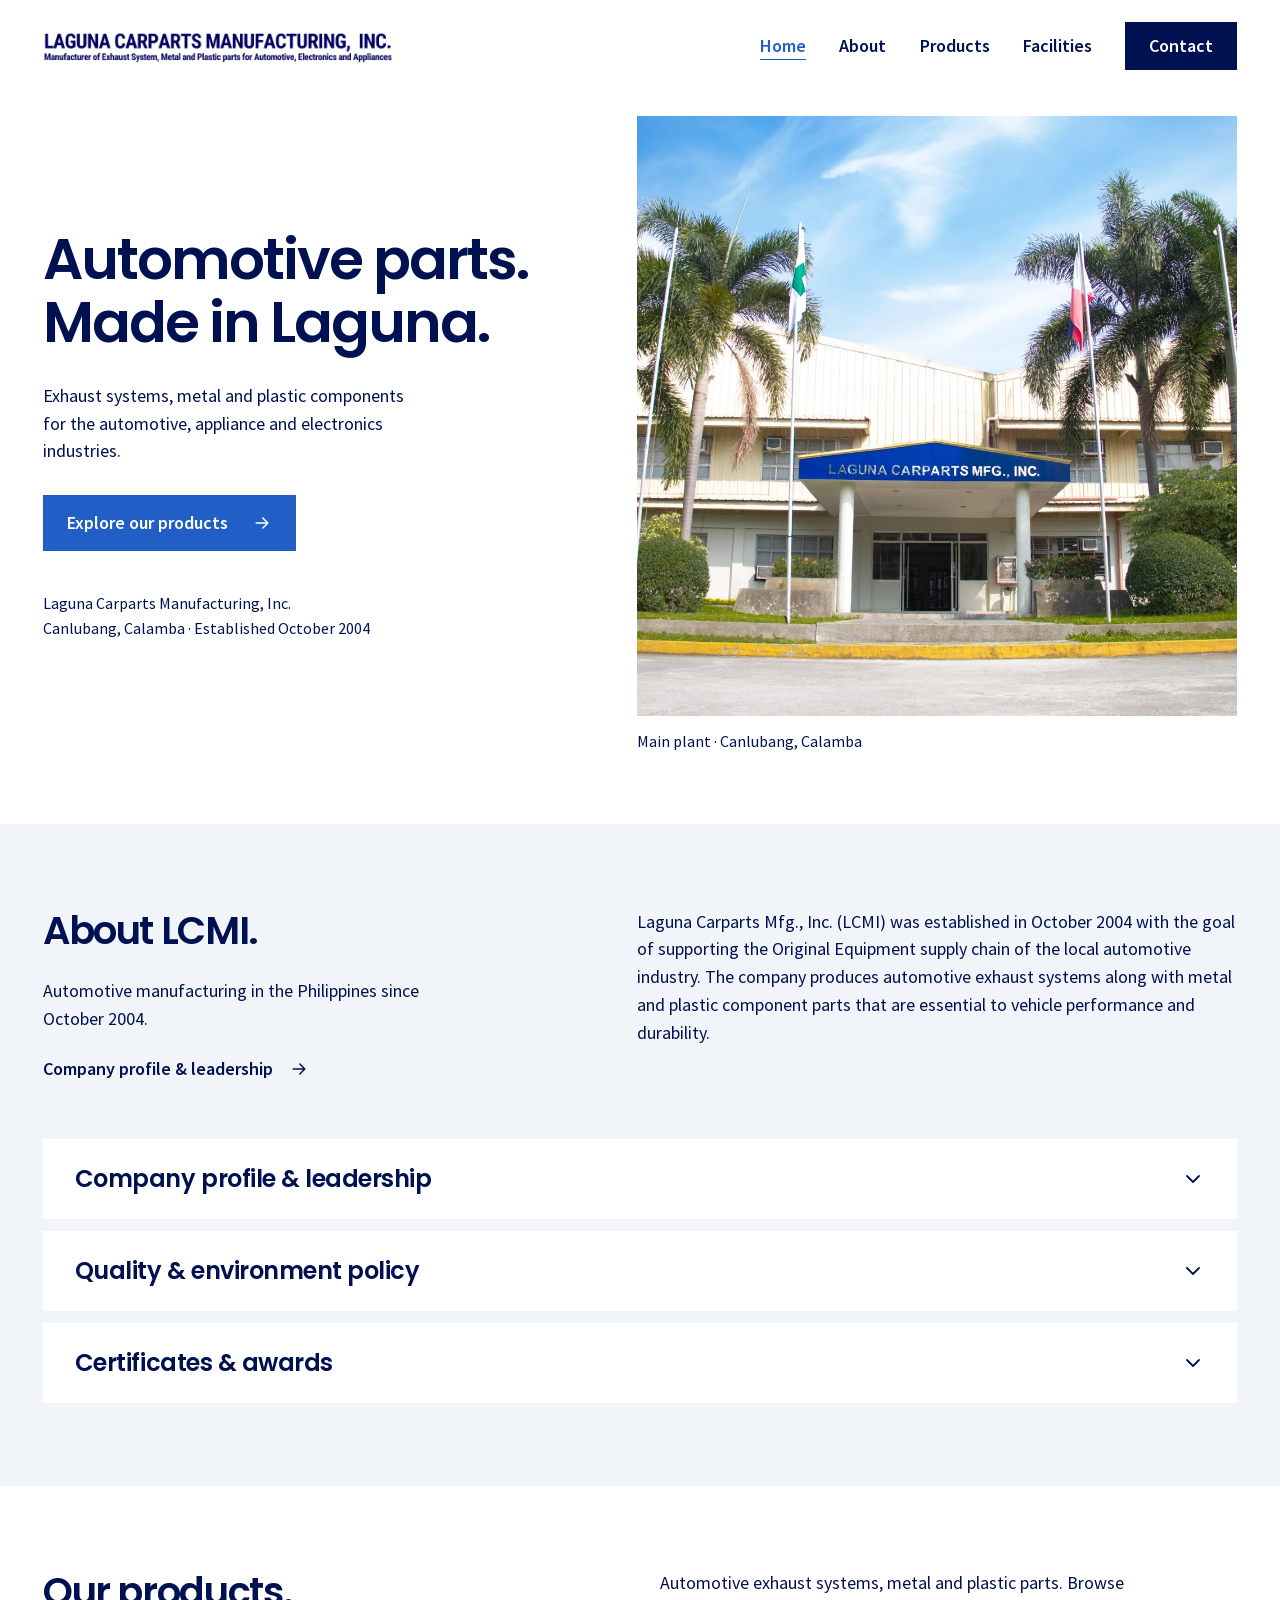
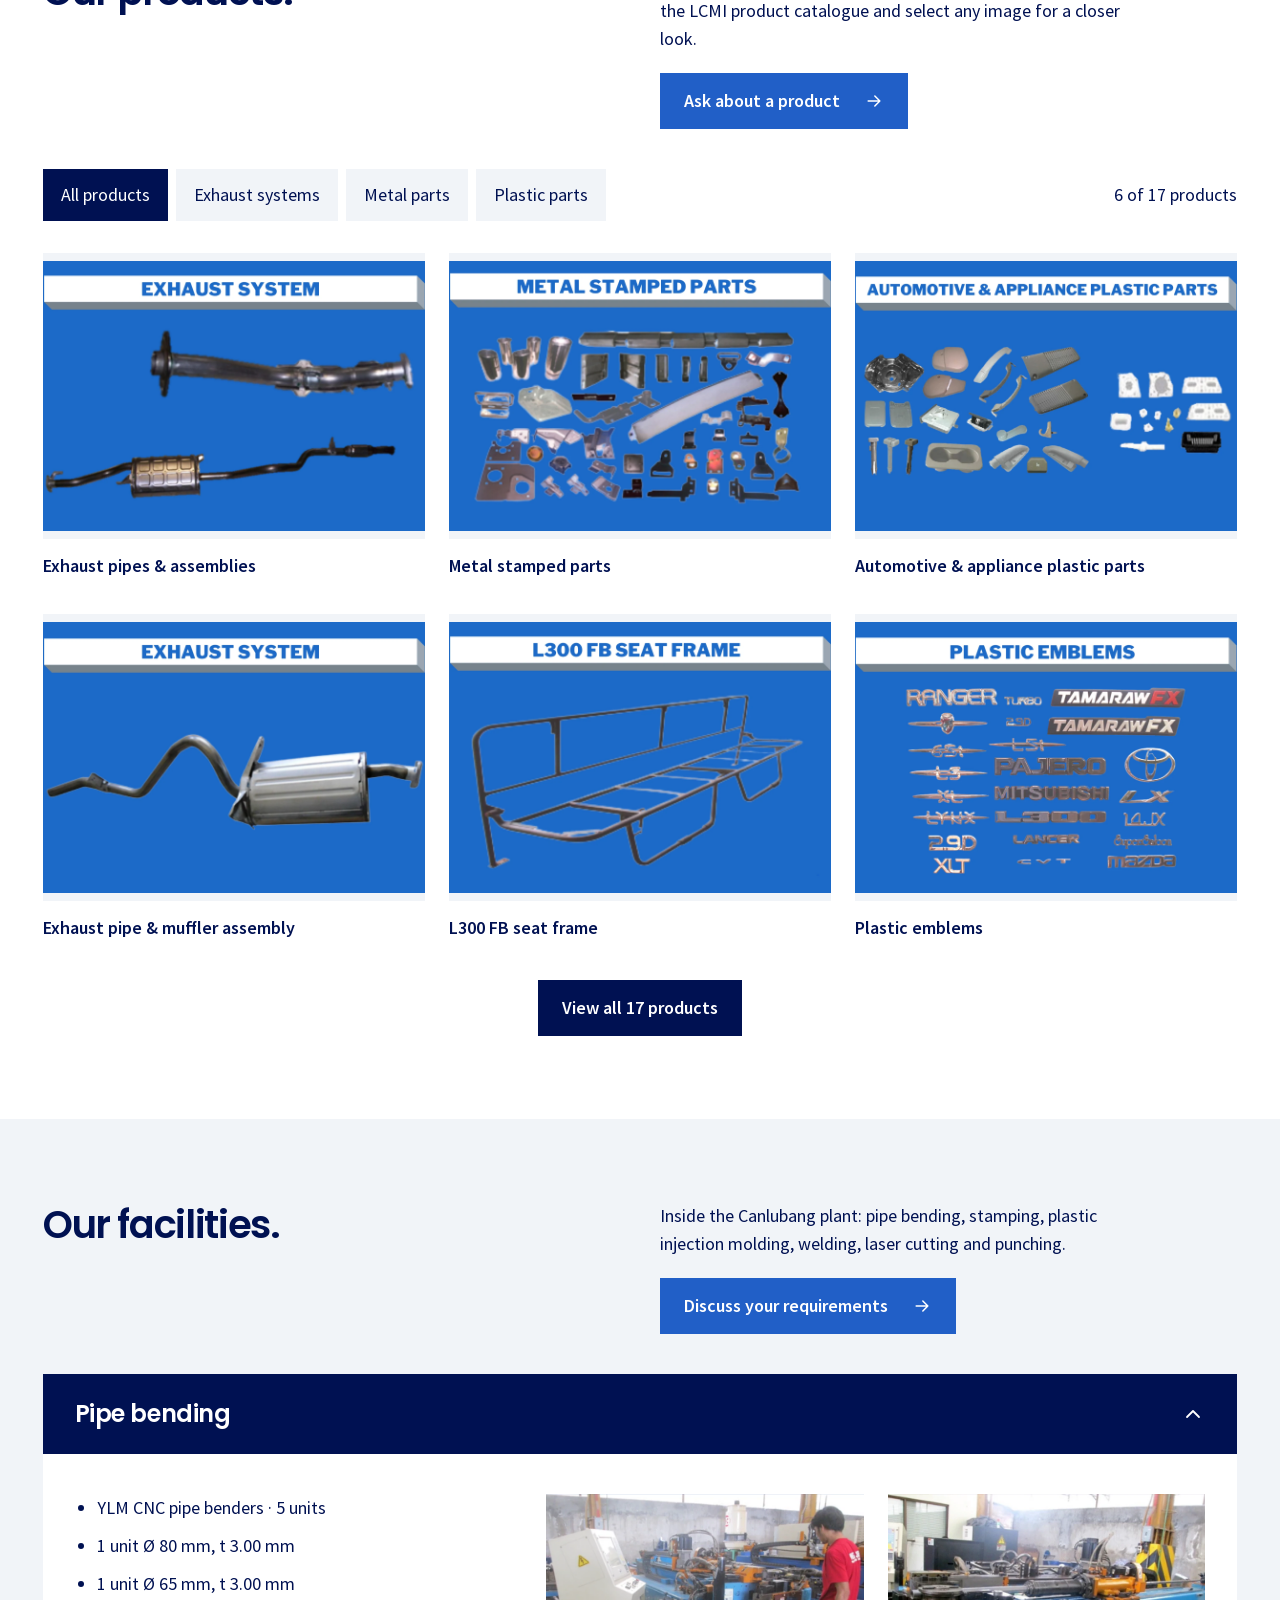
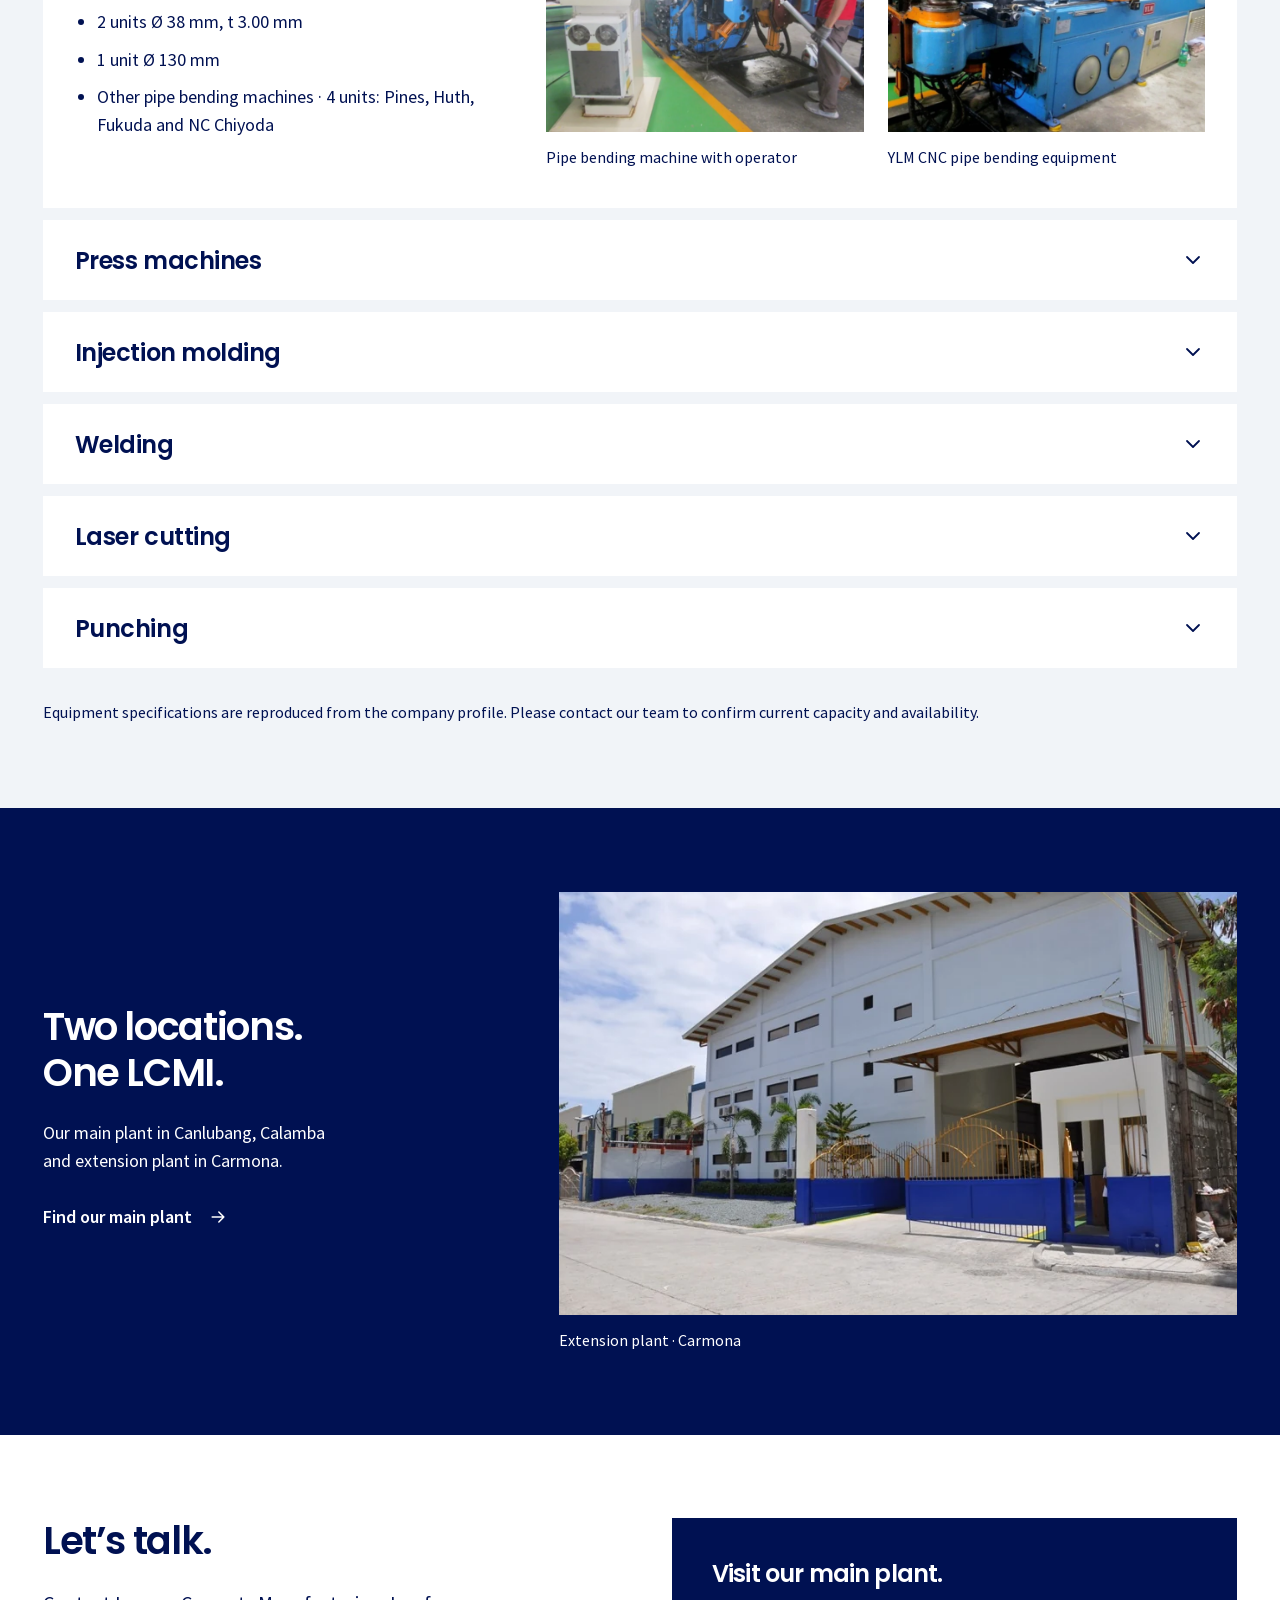
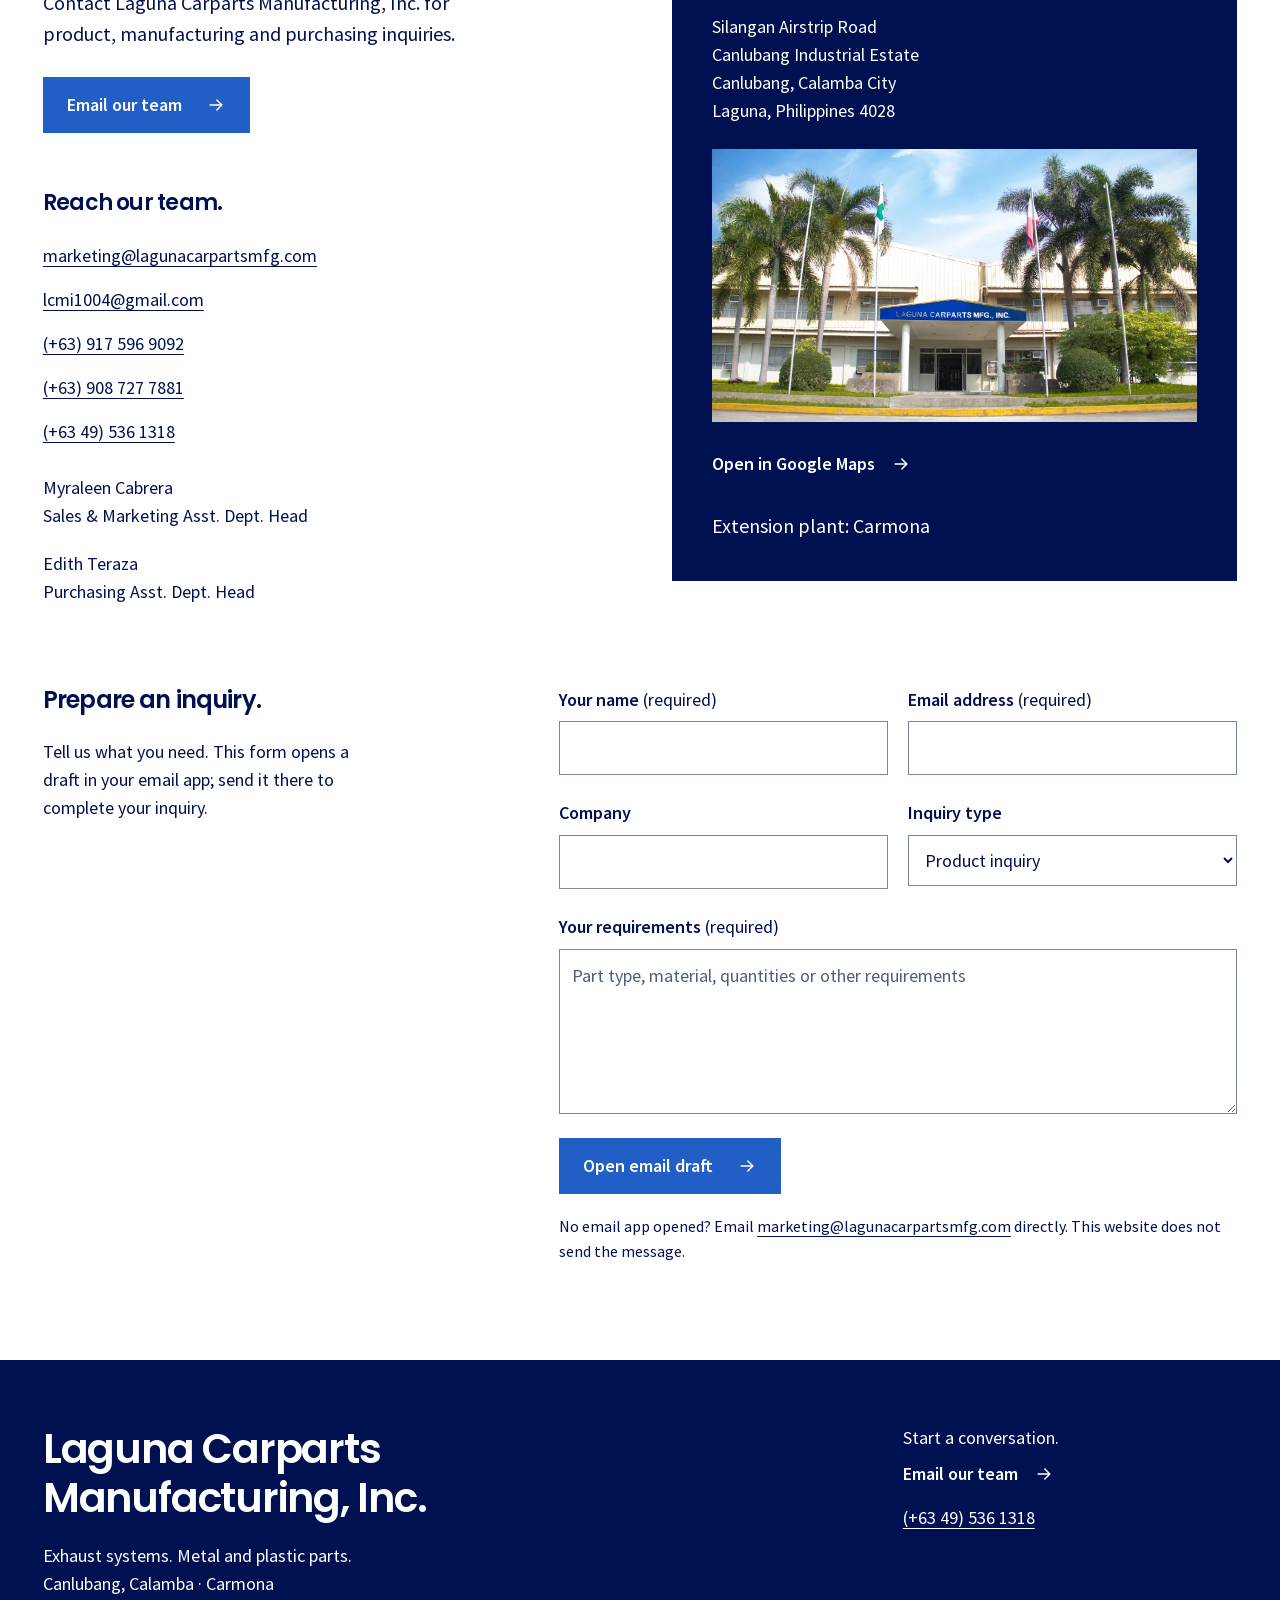
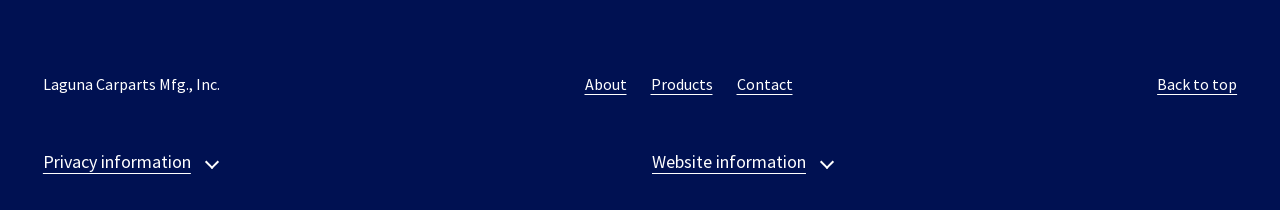
<file: index.html>
<!doctype html>

<html lang="en">
  <head>
    <meta charset="utf-8" />
    <meta content="width=device-width, initial-scale=1" name="viewport" />
    <meta content="#001152" name="theme-color" />
    <title>
      Automotive parts. Made in Laguna. | Laguna Carparts Mfg., Inc.
    </title>
    <meta
      content="LCMI manufactures automotive exhaust systems, metal and plastic component parts in Canlubang, Calamba and Carmona. Explore our products and facilities."
      name="description"
    />
    <link href="assets/images/favicon.png" rel="icon" type="image/png" />
    <link href="assets/fonts/poppins.css" rel="stylesheet" />
    <link href="assets/fonts/source-sans-pro.css" rel="stylesheet" />
    <link href="css/site.css?v=one-page-2" rel="stylesheet" />
    <link href="css/styles.css?v=one-page-2" rel="stylesheet" />
    <script defer="" src="js/main.js?v=one-page-2"></script>
    <link href="css/one-page.css?v=one-page-2" rel="stylesheet" />
    <script defer="" src="js/one-page.js?v=one-page-2"></script>
  </head>
  <body class="one-page" id="top">
    <a class="skip-link" href="#main">Skip to content</a>
    <header class="site-header">
      <div class="header-inner wrap">
        <a
          aria-label="Laguna Carparts Manufacturing, Inc. home"
          class="brand"
          href="#home"
          ><img
            alt="Laguna Carparts Manufacturing, Inc."
            height="88"
            src="assets/images/4-YBg86GPN9WuVxKGg.png"
            width="350"
        /></a>
        <button
          aria-controls="site-nav"
          aria-expanded="false"
          aria-label="Open navigation"
          class="menu-toggle"
          hidden=""
          type="button"
        >
          <span>Menu</span
          ><svg aria-hidden="true" height="24" viewbox="0 0 24 24" width="24">
            <path
              d="M3 7h18M3 17h18"
              fill="none"
              stroke="currentColor"
              stroke-width="2"
            ></path>
          </svg>
        </button>
        <nav aria-label="Main navigation" id="site-nav">
          <a aria-current="location" data-section-link="home" href="#home"
            >Home</a
          ><a data-section-link="about" href="#about">About</a
          ><a data-section-link="products" href="#products">Products</a
          ><a data-section-link="facilities" href="#facilities">Facilities</a
          ><a data-section-link="contact" href="#contact">Contact</a>
        </nav>
      </div>
    </header>
    <main id="main" tabindex="-1">
      <section class="home-hero wrap" data-nav-section="home" id="home">
        <div class="hero-copy">
          <h1>Automotive parts.<br />Made in Laguna.</h1>
          <p>
            Exhaust systems, metal and plastic components for the automotive,
            appliance and electronics industries.
          </p>
          <a class="button" href="#products"
            >Explore our products<svg
              aria-hidden="true"
              height="20"
              viewbox="0 0 24 24"
              width="20"
            >
              <path
                d="M5 12h14m-6-6 6 6-6 6"
                fill="none"
                stroke="currentColor"
                stroke-linecap="round"
                stroke-linejoin="round"
                stroke-width="1.8"
              ></path></svg
          ></a>
          <p class="hero-location">
            Laguna Carparts Manufacturing, Inc.<br />Canlubang, Calamba ·
            Established October 2004
          </p>
        </div>
        <figure class="hero-photo">
          <a
            aria-label="Enlarge: LCMI main plant in Canlubang, Calamba"
            class="image-preview"
            data-gallery=""
            data-gallery-group="plants"
            href="assets/images/orig-YbND7J738wFeJaZM.jpg"
            ><img
              alt="LCMI main plant in Canlubang, Calamba"
              decoding="async"
              fetchpriority="high"
              height="1067"
              loading="eager"
              src="assets/images/optimized/orig-YbND7J738wFeJaZM.webp"
              width="1600" /><span class="image-hint"
              >View image
              <svg
                aria-hidden="true"
                height="20"
                viewbox="0 0 24 24"
                width="20"
              >
                <path
                  d="M5 12h14m-6-6 6 6-6 6"
                  fill="none"
                  stroke="currentColor"
                  stroke-linecap="round"
                  stroke-linejoin="round"
                  stroke-width="1.8"
                ></path></svg></span
          ></a>
          <figcaption>Main plant · Canlubang, Calamba</figcaption>
        </figure>
      </section>
      <section
        aria-labelledby="about-heading"
        class="one-section about-section"
        data-nav-section="about"
        id="about"
      >
        <div class="company-intro wrap">
          <div class="section-heading">
            <h2 id="about-heading">About LCMI.</h2>
            <div>
              <p>
                Automotive manufacturing in the Philippines since October 2004.
              </p>
              <a class="text-link" href="#company"
                >Company profile &amp; leadership<svg
                  aria-hidden="true"
                  height="20"
                  viewbox="0 0 24 24"
                  width="20"
                >
                  <path
                    d="M5 12h14m-6-6 6 6-6 6"
                    fill="none"
                    stroke="currentColor"
                    stroke-linecap="round"
                    stroke-linejoin="round"
                    stroke-width="1.8"
                  ></path></svg
              ></a>
            </div>
          </div>
          <div class="intro-copy">
            <p>
              Laguna Carparts Mfg., Inc. (LCMI) was established in October 2004
              with the goal of supporting the Original Equipment supply chain of
              the local automotive industry. The company produces automotive
              exhaust systems along with metal and plastic component parts that
              are essential to vehicle performance and durability.
            </p>
          </div>
        </div>
        <div class="wrap about-details">
          <details class="disclosure" id="company">
            <summary>
              <h3>Company profile &amp; leadership</h3>
              <svg
                aria-hidden="true"
                height="24"
                viewbox="0 0 24 24"
                width="24"
              >
                <path
                  d="m6 9 6 6 6-6"
                  fill="none"
                  stroke="currentColor"
                  stroke-linecap="round"
                  stroke-linejoin="round"
                  stroke-width="1.8"
                ></path>
              </svg>
            </summary>
            <div class="disclosure-body">
              <div class="company-background">
                <p>
                  LCMI also fulfills the component requirements of its sister
                  companies, namely Almazora Motors Corporation, Almazora Fujino
                  Metal Industries, and DK dwa Automotive Parts (Phils.)
                  Corporation, ensuring a reliable and well-coordinated supply
                  network.
                </p>
                <p>
                  Since its founding, LCMI has continuously invested in
                  upgrading its facilities and equipment to keep pace with the
                  standards of its partner companies. With over a decade of
                  dedicated service, the company has earned a reputation for
                  reliability and consistency, achieving one hundred percent
                  performance in both delivery, quality and safety requirements.
                </p>
              </div>
              <div class="profile-section">
                <div class="section-heading">
                  <h4>Our company.</h4>
                  <div>
                    <p>
                      Established October 1, 2004, in Canlubang, Calamba City,
                      Laguna.
                    </p>
                  </div>
                </div>
                <div class="profile-layout">
                  <figure>
                    <a
                      aria-label="Enlarge: LCMI main plant in Canlubang"
                      class="image-preview"
                      data-gallery=""
                      data-gallery-group="plants"
                      href="assets/images/orig-YbND7J738wFeJaZM.jpg"
                      ><img
                        alt="LCMI main plant in Canlubang"
                        decoding="async"
                        height="1067"
                        loading="lazy"
                        src="assets/images/optimized/orig-YbND7J738wFeJaZM.webp"
                        width="1600" /><span class="image-hint"
                        >View image
                        <svg
                          aria-hidden="true"
                          height="20"
                          viewbox="0 0 24 24"
                          width="20"
                        >
                          <path
                            d="M5 12h14m-6-6 6 6-6 6"
                            fill="none"
                            stroke="currentColor"
                            stroke-linecap="round"
                            stroke-linejoin="round"
                            stroke-width="1.8"
                          ></path></svg></span
                    ></a>
                    <figcaption>Main plant · Canlubang, Calamba</figcaption>
                  </figure>
                  <dl class="profile-details">
                    <div>
                      <dt>Products</dt>
                      <dd>
                        Automotive exhaust systems; automotive and appliance
                        metal and plastic parts.
                      </dd>
                    </div>
                    <div>
                      <dt>Factory</dt>
                      <dd>
                        Silangan Airstrip Road, Canlubang Industrial Estate,
                        Canlubang, Calamba City, Laguna, Philippines 4028
                      </dd>
                    </div>
                    <div>
                      <dt>Factory area</dt>
                      <dd>Land: 12,000 m² · Building: 10,000 m²</dd>
                    </div>
                    <div>
                      <dt>People</dt>
                      <dd>
                        149 employees: 84 indirect and 65 direct (company
                        profile, October 2024).
                      </dd>
                    </div>
                    <div>
                      <dt>Technical assistance</dt>
                      <dd>
                        Crefact Corporation, Japan (formerly Sankei Industry
                        Co., Ltd.).
                      </dd>
                    </div>
                    <div>
                      <dt>Sister companies</dt>
                      <dd>
                        Almazora Motors Corporation; Almazora Fujino Metal
                        Industries; DK-dwa Automotive Parts (Phils.)
                        Corporation.
                      </dd>
                    </div>
                    <div>
                      <dt>Bank references</dt>
                      <dd>
                        Bank of the Philippine Island; Equicom Savings Bank.
                      </dd>
                    </div>
                  </dl>
                </div>
              </div>
              <div class="people-section" id="officers">
                <div class="section-heading">
                  <h4>Company officers.</h4>
                </div>
                <dl class="officers">
                  <div>
                    <dt>Chairman / President</dt>
                    <dd>Mr. Cecilio D. Almazora</dd>
                  </div>
                  <div>
                    <dt>Executive Vice President</dt>
                    <dd>Mr. Conrad H. Almazora</dd>
                  </div>
                  <div>
                    <dt>Secretary</dt>
                    <dd>Mr. Cecilio H. Almazora Jr.</dd>
                  </div>
                  <div>
                    <dt>Treasurer</dt>
                    <dd>Mr. Encarnacion H. Almazora</dd>
                  </div>
                </dl>
                <div class="profile-contacts">
                  <h3>Company profile contacts.</h3>
                  <ul>
                    <li>
                      <strong>Mr. Conrad Almazora</strong
                      ><span>Executive Vice President / COO</span>
                    </li>
                    <li>
                      <strong>Mr. Ronald P. Lazo</strong
                      ><span>Marketing Manager</span>
                    </li>
                    <li>
                      <strong>Ms. Myraleen M. Cabrera</strong
                      ><span>Marketing Assistant Supervisor</span>
                    </li>
                  </ul>
                  <a class="text-link" href="#contact">View contact details</a>
                </div>
              </div>
            </div>
          </details>
          <details class="disclosure" id="quality">
            <summary>
              <h3>Quality &amp; environment policy</h3>
              <svg
                aria-hidden="true"
                height="24"
                viewbox="0 0 24 24"
                width="24"
              >
                <path
                  d="m6 9 6 6 6-6"
                  fill="none"
                  stroke="currentColor"
                  stroke-linecap="round"
                  stroke-linejoin="round"
                  stroke-width="1.8"
                ></path>
              </svg>
            </summary>
            <div class="disclosure-body">
              <div class="quality-section">
                <div class="policy-layout">
                  <div class="policy-intro">
                    <p>
                      As we conduct our business, Laguna Carparts Mfg., Inc, an
                      OEM manufacturer of Exhaust systems, metal, and plastic
                      parts for the automotive, appliance, and electronics
                      industry, is committed to satisfying our customers and
                      protecting and improving our environment.
                    </p>
                    <p>
                      The highest priority in our job is understanding our
                      customer's quality and environmental requirements, needs,
                      and expectations.
                    </p>
                  </div>
                  <div class="policy-commitments">
                    <p>
                      To satisfy these requirements and expectations, we are
                      guided by the principles of
                    </p>
                    <ul class="policy-principles">
                      <li>Excellent Quality</li>
                      <li>On-time Delivery</li>
                      <li>On-time development</li>
                      <li>Lowest cost possible</li>
                      <li>
                        Compliance with all legal and regulatory requirements
                      </li>
                      <li>Compliance with customer-specific requirements</li>
                      <li>
                        Inclusion of environmental and safety factors during
                        APQP
                      </li>
                      <li>
                        A good relationship with all our interested parties
                      </li>
                    </ul>
                  </div>
                  <div class="policy-close">
                    <p>
                      Through continuous education and training, we are building
                      the company's reputation and the morale of the employees.
                    </p>
                    <p>
                      We treat challenges as opportunities for the growth of our
                      company and our people.
                    </p>
                    <p>
                      We are driven to provide more than what our customers
                      require.
                    </p>
                    <p>At Laguna Carparts, Customers' Delight is Assured.</p>
                  </div>
                </div>
              </div>
            </div>
          </details>
          <details class="disclosure" id="records">
            <summary>
              <h3>Certificates &amp; awards</h3>
              <svg
                aria-hidden="true"
                height="24"
                viewbox="0 0 24 24"
                width="24"
              >
                <path
                  d="m6 9 6 6 6-6"
                  fill="none"
                  stroke="currentColor"
                  stroke-linecap="round"
                  stroke-linejoin="round"
                  stroke-width="1.8"
                ></path>
              </svg>
            </summary>
            <div class="disclosure-body">
              <div class="records-section">
                <div class="records-intro">
                  <div>
                    <p>
                      Historical records from the company profile. Contact LCMI
                      for current certification status. Select an image to view
                      the full record.
                    </p>
                  </div>
                </div>
                <ul class="record-list">
                  <li>QS 9000 compliant, as listed in the source profile</li>
                  <li>
                    ISO/TS 16949:2002 · certified July 2008 · CI-VCA Certificate
                    No. 0069327
                  </li>
                  <li>
                    ISO 14001:2004 · certified November 2007 · AJA Certificate
                    No. AJA07/12089
                  </li>
                  <li>Ford Q1 · September 2008</li>
                  <li>
                    The source profile lists work toward ISO 14001:2015 and ISO
                    9001:2015. Current status requires confirmation.
                  </li>
                </ul>
                <div class="record-group">
                  <h3>Quality records.</h3>
                  <div class="record-grid record-grid--documents">
                    <figure>
                      <a
                        aria-label="Enlarge: ISO 14001 registration certificate"
                        class="image-preview"
                        data-gallery=""
                        data-gallery-group="records"
                        href="assets/images/3-mxBxqJk4QwtK3nVx.png"
                        ><img
                          alt="ISO 14001 registration certificate"
                          decoding="async"
                          height="1600"
                          loading="lazy"
                          src="assets/images/optimized/3-mxBxqJk4QwtK3nVx.webp"
                          width="1131" /><span class="image-hint"
                          >View image
                          <svg
                            aria-hidden="true"
                            height="20"
                            viewbox="0 0 24 24"
                            width="20"
                          >
                            <path
                              d="M5 12h14m-6-6 6 6-6 6"
                              fill="none"
                              stroke="currentColor"
                              stroke-linecap="round"
                              stroke-linejoin="round"
                              stroke-width="1.8"
                            ></path></svg></span
                      ></a>
                      <figcaption>
                        ISO 14001 registration certificate
                      </figcaption>
                    </figure>
                    <figure>
                      <a
                        aria-label="Enlarge: ISO registration schedule"
                        class="image-preview"
                        data-gallery=""
                        data-gallery-group="records"
                        href="assets/images/4-AMqXOJPb0MHoVVNn.png"
                        ><img
                          alt="ISO registration schedule"
                          decoding="async"
                          height="1600"
                          loading="lazy"
                          src="assets/images/optimized/4-AMqXOJPb0MHoVVNn.webp"
                          width="1131" /><span class="image-hint"
                          >View image
                          <svg
                            aria-hidden="true"
                            height="20"
                            viewbox="0 0 24 24"
                            width="20"
                          >
                            <path
                              d="M5 12h14m-6-6 6 6-6 6"
                              fill="none"
                              stroke="currentColor"
                              stroke-linecap="round"
                              stroke-linejoin="round"
                              stroke-width="1.8"
                            ></path></svg></span
                      ></a>
                      <figcaption>ISO registration schedule</figcaption>
                    </figure>
                    <figure>
                      <a
                        aria-label="Enlarge: ISO/TS 16949 certificate"
                        class="image-preview"
                        data-gallery=""
                        data-gallery-group="records"
                        href="assets/images/2-mP4Xjyow61CJ4QMZ.png"
                        ><img
                          alt="ISO/TS 16949 certificate"
                          decoding="async"
                          height="1600"
                          loading="lazy"
                          src="assets/images/optimized/2-mP4Xjyow61CJ4QMZ.webp"
                          width="1131" /><span class="image-hint"
                          >View image
                          <svg
                            aria-hidden="true"
                            height="20"
                            viewbox="0 0 24 24"
                            width="20"
                          >
                            <path
                              d="M5 12h14m-6-6 6 6-6 6"
                              fill="none"
                              stroke="currentColor"
                              stroke-linecap="round"
                              stroke-linejoin="round"
                              stroke-width="1.8"
                            ></path></svg></span
                      ></a>
                      <figcaption>ISO/TS 16949 certificate</figcaption>
                    </figure>
                    <figure>
                      <a
                        aria-label="Enlarge: Ford Q1 preferred quality status award"
                        class="image-preview"
                        data-gallery=""
                        data-gallery-group="records"
                        href="assets/images/1-m5KWNz7GE9U2No7P.png"
                        ><img
                          alt="Ford Q1 preferred quality status award"
                          decoding="async"
                          height="1600"
                          loading="lazy"
                          src="assets/images/optimized/1-m5KWNz7GE9U2No7P.webp"
                          width="1131" /><span class="image-hint"
                          >View image
                          <svg
                            aria-hidden="true"
                            height="20"
                            viewbox="0 0 24 24"
                            width="20"
                          >
                            <path
                              d="M5 12h14m-6-6 6 6-6 6"
                              fill="none"
                              stroke="currentColor"
                              stroke-linecap="round"
                              stroke-linejoin="round"
                              stroke-width="1.8"
                            ></path></svg></span
                      ></a>
                      <figcaption>
                        Ford Q1 preferred quality status award
                      </figcaption>
                    </figure>
                  </div>
                </div>
                <div class="record-group">
                  <h3>Customer recognition.</h3>
                  <div class="record-grid record-grid--awards">
                    <figure>
                      <a
                        aria-label="Enlarge: LCMI company awards"
                        class="image-preview"
                        data-gallery=""
                        data-gallery-group="records"
                        href="assets/images/2-AMqxKBEJ2VHQVL7D.png"
                        ><img
                          alt="LCMI company awards"
                          decoding="async"
                          height="1280"
                          loading="lazy"
                          src="assets/images/optimized/2-AMqxKBEJ2VHQVL7D.webp"
                          width="1600" /><span class="image-hint"
                          >View image
                          <svg
                            aria-hidden="true"
                            height="20"
                            viewbox="0 0 24 24"
                            width="20"
                          >
                            <path
                              d="M5 12h14m-6-6 6 6-6 6"
                              fill="none"
                              stroke="currentColor"
                              stroke-linecap="round"
                              stroke-linejoin="round"
                              stroke-width="1.8"
                            ></path></svg></span
                      ></a>
                      <figcaption>LCMI company awards</figcaption>
                    </figure>
                    <figure>
                      <a
                        aria-label="Enlarge: LCMI quality and delivery awards"
                        class="image-preview"
                        data-gallery=""
                        data-gallery-group="records"
                        href="assets/images/3-A85ZOvzWzJCaQEJQ.png"
                        ><img
                          alt="LCMI quality and delivery awards"
                          decoding="async"
                          height="1280"
                          loading="lazy"
                          src="assets/images/optimized/3-A85ZOvzWzJCaQEJQ.webp"
                          width="1600" /><span class="image-hint"
                          >View image
                          <svg
                            aria-hidden="true"
                            height="20"
                            viewbox="0 0 24 24"
                            width="20"
                          >
                            <path
                              d="M5 12h14m-6-6 6 6-6 6"
                              fill="none"
                              stroke="currentColor"
                              stroke-linecap="round"
                              stroke-linejoin="round"
                              stroke-width="1.8"
                            ></path></svg></span
                      ></a>
                      <figcaption>LCMI quality and delivery awards</figcaption>
                    </figure>
                    <figure>
                      <a
                        aria-label="Enlarge: LCMI customer recognition awards"
                        class="image-preview"
                        data-gallery=""
                        data-gallery-group="records"
                        href="assets/images/4-m2WlZxn73ete7EgQ.png"
                        ><img
                          alt="LCMI customer recognition awards"
                          decoding="async"
                          height="1280"
                          loading="lazy"
                          src="assets/images/optimized/4-m2WlZxn73ete7EgQ.webp"
                          width="1600" /><span class="image-hint"
                          >View image
                          <svg
                            aria-hidden="true"
                            height="20"
                            viewbox="0 0 24 24"
                            width="20"
                          >
                            <path
                              d="M5 12h14m-6-6 6 6-6 6"
                              fill="none"
                              stroke="currentColor"
                              stroke-linecap="round"
                              stroke-linejoin="round"
                              stroke-width="1.8"
                            ></path></svg></span
                      ></a>
                      <figcaption>LCMI customer recognition awards</figcaption>
                    </figure>
                    <figure>
                      <a
                        aria-label="Enlarge: Recognition for quality, delivery, product excellence and cost reduction"
                        class="image-preview"
                        data-gallery=""
                        data-gallery-group="records"
                        href="assets/images/5-AVLzRv8qvDUJ94ZL.png"
                        ><img
                          alt="Recognition for quality, delivery, product excellence and cost reduction"
                          decoding="async"
                          height="1280"
                          loading="lazy"
                          src="assets/images/optimized/5-AVLzRv8qvDUJ94ZL.webp"
                          width="1600" /><span class="image-hint"
                          >View image
                          <svg
                            aria-hidden="true"
                            height="20"
                            viewbox="0 0 24 24"
                            width="20"
                          >
                            <path
                              d="M5 12h14m-6-6 6 6-6 6"
                              fill="none"
                              stroke="currentColor"
                              stroke-linecap="round"
                              stroke-linejoin="round"
                              stroke-width="1.8"
                            ></path></svg></span
                      ></a>
                      <figcaption>
                        Recognition for quality, delivery, product excellence
                        and cost reduction
                      </figcaption>
                    </figure>
                  </div>
                </div>
              </div>
            </div>
          </details>
        </div>
      </section>
      <section
        aria-labelledby="products-heading"
        class="one-section products-section"
        data-nav-section="products"
        id="products"
      >
        <section class="wrap section-heading section-lead">
          <h2 id="products-heading">Our products.</h2>
          <div>
            <p>
              Automotive exhaust systems, metal and plastic parts. Browse the
              LCMI product catalogue and select any image for a closer look.
            </p>
            <a
              class="button"
              data-inquiry-topic="Product inquiry"
              href="#contact"
              >Ask about a product<svg
                aria-hidden="true"
                height="20"
                viewbox="0 0 24 24"
                width="20"
              >
                <path
                  d="M5 12h14m-6-6 6 6-6 6"
                  fill="none"
                  stroke="currentColor"
                  stroke-linecap="round"
                  stroke-linejoin="round"
                  stroke-width="1.8"
                ></path></svg
            ></a>
          </div>
        </section>
        <div aria-label="Product catalogue" class="catalogue wrap">
          <div class="filter-bar" hidden="">
            <div
              aria-label="Filter products"
              class="filter-options"
              role="group"
            >
              <button aria-pressed="true" data-filter="all" type="button">
                All products</button
              ><button aria-pressed="false" data-filter="exhaust" type="button">
                Exhaust systems</button
              ><button aria-pressed="false" data-filter="metal" type="button">
                Metal parts</button
              ><button aria-pressed="false" data-filter="plastic" type="button">
                Plastic parts
              </button>
            </div>
            <p aria-live="polite" id="product-count" role="status">
              17 products
            </p>
          </div>
          <div class="product-grid" id="product-grid">
            <figure class="product" data-category="exhaust">
              <a
                aria-label="Enlarge: Exhaust pipes &amp; assemblies"
                class="image-preview"
                data-gallery=""
                data-gallery-group="products"
                href="assets/images/14-mp8XpvnzMJcZMWRM.png"
                ><img
                  alt="Exhaust pipes &amp; assemblies"
                  decoding="async"
                  height="1131"
                  loading="lazy"
                  src="assets/images/optimized/14-mp8XpvnzMJcZMWRM.webp"
                  width="1600" /><span class="image-hint"
                  >View image
                  <svg
                    aria-hidden="true"
                    height="20"
                    viewbox="0 0 24 24"
                    width="20"
                  >
                    <path
                      d="M5 12h14m-6-6 6 6-6 6"
                      fill="none"
                      stroke="currentColor"
                      stroke-linecap="round"
                      stroke-linejoin="round"
                      stroke-width="1.8"
                    ></path></svg></span
              ></a>
              <figcaption>Exhaust pipes &amp; assemblies</figcaption>
            </figure>
            <figure class="product" data-category="metal">
              <a
                aria-label="Enlarge: Metal stamped parts"
                class="image-preview"
                data-gallery=""
                data-gallery-group="products"
                href="assets/images/4-mxBxpZrzpBhoyyzr.png"
                ><img
                  alt="Metal stamped parts"
                  decoding="async"
                  height="1131"
                  loading="lazy"
                  src="assets/images/optimized/4-mxBxpZrzpBhoyyzr.webp"
                  width="1600" /><span class="image-hint"
                  >View image
                  <svg
                    aria-hidden="true"
                    height="20"
                    viewbox="0 0 24 24"
                    width="20"
                  >
                    <path
                      d="M5 12h14m-6-6 6 6-6 6"
                      fill="none"
                      stroke="currentColor"
                      stroke-linecap="round"
                      stroke-linejoin="round"
                      stroke-width="1.8"
                    ></path></svg></span
              ></a>
              <figcaption>Metal stamped parts</figcaption>
            </figure>
            <figure class="product" data-category="plastic">
              <a
                aria-label="Enlarge: Automotive &amp; appliance plastic parts"
                class="image-preview"
                data-gallery=""
                data-gallery-group="products"
                href="assets/images/2-m6L4WwvqrWh1yZ52.png"
                ><img
                  alt="Automotive &amp; appliance plastic parts"
                  decoding="async"
                  height="1131"
                  loading="lazy"
                  src="assets/images/optimized/2-m6L4WwvqrWh1yZ52.webp"
                  width="1600" /><span class="image-hint"
                  >View image
                  <svg
                    aria-hidden="true"
                    height="20"
                    viewbox="0 0 24 24"
                    width="20"
                  >
                    <path
                      d="M5 12h14m-6-6 6 6-6 6"
                      fill="none"
                      stroke="currentColor"
                      stroke-linecap="round"
                      stroke-linejoin="round"
                      stroke-width="1.8"
                    ></path></svg></span
              ></a>
              <figcaption>Automotive &amp; appliance plastic parts</figcaption>
            </figure>
            <figure class="product" data-category="exhaust">
              <a
                aria-label="Enlarge: Exhaust pipe &amp; muffler assembly"
                class="image-preview"
                data-gallery=""
                data-gallery-group="products"
                href="assets/images/17-AVLD6pJ0EbT74JXq.png"
                ><img
                  alt="Exhaust pipe &amp; muffler assembly"
                  decoding="async"
                  height="1131"
                  loading="lazy"
                  src="assets/images/optimized/17-AVLD6pJ0EbT74JXq.webp"
                  width="1600" /><span class="image-hint"
                  >View image
                  <svg
                    aria-hidden="true"
                    height="20"
                    viewbox="0 0 24 24"
                    width="20"
                  >
                    <path
                      d="M5 12h14m-6-6 6 6-6 6"
                      fill="none"
                      stroke="currentColor"
                      stroke-linecap="round"
                      stroke-linejoin="round"
                      stroke-width="1.8"
                    ></path></svg></span
              ></a>
              <figcaption>Exhaust pipe &amp; muffler assembly</figcaption>
            </figure>
            <figure class="product" data-category="metal">
              <a
                aria-label="Enlarge: L300 FB seat frame"
                class="image-preview"
                data-gallery=""
                data-gallery-group="products"
                href="assets/images/6-AMqXLbnMKMIlqzk3.png"
                ><img
                  alt="L300 FB seat frame"
                  decoding="async"
                  height="1131"
                  loading="lazy"
                  src="assets/images/optimized/6-AMqXLbnMKMIlqzk3.webp"
                  width="1600" /><span class="image-hint"
                  >View image
                  <svg
                    aria-hidden="true"
                    height="20"
                    viewbox="0 0 24 24"
                    width="20"
                  >
                    <path
                      d="M5 12h14m-6-6 6 6-6 6"
                      fill="none"
                      stroke="currentColor"
                      stroke-linecap="round"
                      stroke-linejoin="round"
                      stroke-width="1.8"
                    ></path></svg></span
              ></a>
              <figcaption>L300 FB seat frame</figcaption>
            </figure>
            <figure class="product" data-category="plastic">
              <a
                aria-label="Enlarge: Plastic emblems"
                class="image-preview"
                data-gallery=""
                data-gallery-group="products"
                href="assets/images/1-YNqXjyJDboHBMlMp.png"
                ><img
                  alt="Plastic emblems"
                  decoding="async"
                  height="1131"
                  loading="lazy"
                  src="assets/images/optimized/1-YNqXjyJDboHBMlMp.webp"
                  width="1600" /><span class="image-hint"
                  >View image
                  <svg
                    aria-hidden="true"
                    height="20"
                    viewbox="0 0 24 24"
                    width="20"
                  >
                    <path
                      d="M5 12h14m-6-6 6 6-6 6"
                      fill="none"
                      stroke="currentColor"
                      stroke-linecap="round"
                      stroke-linejoin="round"
                      stroke-width="1.8"
                    ></path></svg></span
              ></a>
              <figcaption>Plastic emblems</figcaption>
            </figure>
            <figure class="product" data-category="metal">
              <a
                aria-label="Enlarge: E-trike chassis &amp; metal parts"
                class="image-preview"
                data-gallery=""
                data-gallery-group="products"
                href="assets/images/3-dWxMWylp0LHqj4K7.png"
                ><img
                  alt="E-trike chassis &amp; metal parts"
                  decoding="async"
                  height="1131"
                  loading="lazy"
                  src="assets/images/optimized/3-dWxMWylp0LHqj4K7.webp"
                  width="1600" /><span class="image-hint"
                  >View image
                  <svg
                    aria-hidden="true"
                    height="20"
                    viewbox="0 0 24 24"
                    width="20"
                  >
                    <path
                      d="M5 12h14m-6-6 6 6-6 6"
                      fill="none"
                      stroke="currentColor"
                      stroke-linecap="round"
                      stroke-linejoin="round"
                      stroke-width="1.8"
                    ></path></svg></span
              ></a>
              <figcaption>E-trike chassis &amp; metal parts</figcaption>
            </figure>
            <figure class="product" data-category="metal">
              <a
                aria-label="Enlarge: D-Max instrument panel"
                class="image-preview"
                data-gallery=""
                data-gallery-group="products"
                href="assets/images/5-m2Wbzp45VWsD4xnZ.png"
                ><img
                  alt="D-Max instrument panel"
                  decoding="async"
                  height="1131"
                  loading="lazy"
                  src="assets/images/optimized/5-m2Wbzp45VWsD4xnZ.webp"
                  width="1600" /><span class="image-hint"
                  >View image
                  <svg
                    aria-hidden="true"
                    height="20"
                    viewbox="0 0 24 24"
                    width="20"
                  >
                    <path
                      d="M5 12h14m-6-6 6 6-6 6"
                      fill="none"
                      stroke="currentColor"
                      stroke-linecap="round"
                      stroke-linejoin="round"
                      stroke-width="1.8"
                    ></path></svg></span
              ></a>
              <figcaption>D-Max instrument panel</figcaption>
            </figure>
            <figure class="product" data-category="metal">
              <a
                aria-label="Enlarge: Bus hybrid seat assembly"
                class="image-preview"
                data-gallery=""
                data-gallery-group="products"
                href="assets/images/7-m2Wbzp41q1FqNeLn.png"
                ><img
                  alt="Bus hybrid seat assembly"
                  decoding="async"
                  height="1131"
                  loading="lazy"
                  src="assets/images/optimized/7-m2Wbzp41q1FqNeLn.webp"
                  width="1600" /><span class="image-hint"
                  >View image
                  <svg
                    aria-hidden="true"
                    height="20"
                    viewbox="0 0 24 24"
                    width="20"
                  >
                    <path
                      d="M5 12h14m-6-6 6 6-6 6"
                      fill="none"
                      stroke="currentColor"
                      stroke-linecap="round"
                      stroke-linejoin="round"
                      stroke-width="1.8"
                    ></path></svg></span
              ></a>
              <figcaption>Bus hybrid seat assembly</figcaption>
            </figure>
            <figure class="product" data-category="metal">
              <a
                aria-label="Enlarge: Bus seat frame"
                class="image-preview"
                data-gallery=""
                data-gallery-group="products"
                href="assets/images/8-Yan2pyBOzrsJaN4Z.png"
                ><img
                  alt="Bus seat frame"
                  decoding="async"
                  height="1131"
                  loading="lazy"
                  src="assets/images/optimized/8-Yan2pyBOzrsJaN4Z.webp"
                  width="1600" /><span class="image-hint"
                  >View image
                  <svg
                    aria-hidden="true"
                    height="20"
                    viewbox="0 0 24 24"
                    width="20"
                  >
                    <path
                      d="M5 12h14m-6-6 6 6-6 6"
                      fill="none"
                      stroke="currentColor"
                      stroke-linecap="round"
                      stroke-linejoin="round"
                      stroke-width="1.8"
                    ></path></svg></span
              ></a>
              <figcaption>Bus seat frame</figcaption>
            </figure>
            <figure class="product" data-category="metal">
              <a
                aria-label="Enlarge: Window frames · Bus &amp; FB"
                class="image-preview"
                data-gallery=""
                data-gallery-group="products"
                href="assets/images/9-dJoGa6JE7lFPavky.png"
                ><img
                  alt="Window frames · Bus &amp; FB"
                  decoding="async"
                  height="1131"
                  loading="lazy"
                  src="assets/images/optimized/9-dJoGa6JE7lFPavky.webp"
                  width="1600" /><span class="image-hint"
                  >View image
                  <svg
                    aria-hidden="true"
                    height="20"
                    viewbox="0 0 24 24"
                    width="20"
                  >
                    <path
                      d="M5 12h14m-6-6 6 6-6 6"
                      fill="none"
                      stroke="currentColor"
                      stroke-linecap="round"
                      stroke-linejoin="round"
                      stroke-width="1.8"
                    ></path></svg></span
              ></a>
              <figcaption>Window frames · Bus &amp; FB</figcaption>
            </figure>
            <figure class="product" data-category="metal">
              <a
                aria-label="Enlarge: Fortuner / Hilux tow hitch"
                class="image-preview"
                data-gallery=""
                data-gallery-group="products"
                href="assets/images/10-YD0jVB14Gacv3JjB.png"
                ><img
                  alt="Fortuner / Hilux tow hitch"
                  decoding="async"
                  height="1131"
                  loading="lazy"
                  src="assets/images/optimized/10-YD0jVB14Gacv3JjB.webp"
                  width="1600" /><span class="image-hint"
                  >View image
                  <svg
                    aria-hidden="true"
                    height="20"
                    viewbox="0 0 24 24"
                    width="20"
                  >
                    <path
                      d="M5 12h14m-6-6 6 6-6 6"
                      fill="none"
                      stroke="currentColor"
                      stroke-linecap="round"
                      stroke-linejoin="round"
                      stroke-width="1.8"
                    ></path></svg></span
              ></a>
              <figcaption>Fortuner / Hilux tow hitch</figcaption>
            </figure>
            <figure class="product" data-category="metal">
              <a
                aria-label="Enlarge: Montero tow hitch"
                class="image-preview"
                data-gallery=""
                data-gallery-group="products"
                href="assets/images/11-YNqXjyJVpWcpVzZ9.png"
                ><img
                  alt="Montero tow hitch"
                  decoding="async"
                  height="1131"
                  loading="lazy"
                  src="assets/images/optimized/11-YNqXjyJVpWcpVzZ9.webp"
                  width="1600" /><span class="image-hint"
                  >View image
                  <svg
                    aria-hidden="true"
                    height="20"
                    viewbox="0 0 24 24"
                    width="20"
                  >
                    <path
                      d="M5 12h14m-6-6 6 6-6 6"
                      fill="none"
                      stroke="currentColor"
                      stroke-linecap="round"
                      stroke-linejoin="round"
                      stroke-width="1.8"
                    ></path></svg></span
              ></a>
              <figcaption>Montero tow hitch</figcaption>
            </figure>
            <figure class="product" data-category="metal">
              <a
                aria-label="Enlarge: Adventure rear bumper assembly"
                class="image-preview"
                data-gallery=""
                data-gallery-group="products"
                href="assets/images/12-AR0lvyJn7qS7Z2RK.png"
                ><img
                  alt="Adventure rear bumper assembly"
                  decoding="async"
                  height="1131"
                  loading="lazy"
                  src="assets/images/optimized/12-AR0lvyJn7qS7Z2RK.webp"
                  width="1600" /><span class="image-hint"
                  >View image
                  <svg
                    aria-hidden="true"
                    height="20"
                    viewbox="0 0 24 24"
                    width="20"
                  >
                    <path
                      d="M5 12h14m-6-6 6 6-6 6"
                      fill="none"
                      stroke="currentColor"
                      stroke-linecap="round"
                      stroke-linejoin="round"
                      stroke-width="1.8"
                    ></path></svg></span
              ></a>
              <figcaption>Adventure rear bumper assembly</figcaption>
            </figure>
            <figure class="product" data-category="metal">
              <a
                aria-label="Enlarge: Strada rear bumper"
                class="image-preview"
                data-gallery=""
                data-gallery-group="products"
                href="assets/images/13-dWxMWylalbh1KpXz.png"
                ><img
                  alt="Strada rear bumper"
                  decoding="async"
                  height="1131"
                  loading="lazy"
                  src="assets/images/optimized/13-dWxMWylalbh1KpXz.webp"
                  width="1600" /><span class="image-hint"
                  >View image
                  <svg
                    aria-hidden="true"
                    height="20"
                    viewbox="0 0 24 24"
                    width="20"
                  >
                    <path
                      d="M5 12h14m-6-6 6 6-6 6"
                      fill="none"
                      stroke="currentColor"
                      stroke-linecap="round"
                      stroke-linejoin="round"
                      stroke-width="1.8"
                    ></path></svg></span
              ></a>
              <figcaption>Strada rear bumper</figcaption>
            </figure>
            <figure class="product" data-category="exhaust">
              <a
                aria-label="Enlarge: Exhaust system components"
                class="image-preview"
                data-gallery=""
                data-gallery-group="products"
                href="assets/images/15-mv0xpDj9yni14pZQ.png"
                ><img
                  alt="Exhaust system components"
                  decoding="async"
                  height="1131"
                  loading="lazy"
                  src="assets/images/optimized/15-mv0xpDj9yni14pZQ.webp"
                  width="1600" /><span class="image-hint"
                  >View image
                  <svg
                    aria-hidden="true"
                    height="20"
                    viewbox="0 0 24 24"
                    width="20"
                  >
                    <path
                      d="M5 12h14m-6-6 6 6-6 6"
                      fill="none"
                      stroke="currentColor"
                      stroke-linecap="round"
                      stroke-linejoin="round"
                      stroke-width="1.8"
                    ></path></svg></span
              ></a>
              <figcaption>Exhaust system components</figcaption>
            </figure>
            <figure class="product" data-category="exhaust">
              <a
                aria-label="Enlarge: Exhaust muffler"
                class="image-preview"
                data-gallery=""
                data-gallery-group="products"
                href="assets/images/16-YBgonrp5oVIrLX9O.png"
                ><img
                  alt="Exhaust muffler"
                  decoding="async"
                  height="1131"
                  loading="lazy"
                  src="assets/images/optimized/16-YBgonrp5oVIrLX9O.webp"
                  width="1600" /><span class="image-hint"
                  >View image
                  <svg
                    aria-hidden="true"
                    height="20"
                    viewbox="0 0 24 24"
                    width="20"
                  >
                    <path
                      d="M5 12h14m-6-6 6 6-6 6"
                      fill="none"
                      stroke="currentColor"
                      stroke-linecap="round"
                      stroke-linejoin="round"
                      stroke-width="1.8"
                    ></path></svg></span
              ></a>
              <figcaption>Exhaust muffler</figcaption>
            </figure>
          </div>
          <div class="catalogue-more" hidden="">
            <button
              aria-controls="product-grid"
              aria-expanded="false"
              class="button button-secondary"
              id="show-products"
              type="button"
            >
              View all 17 products
            </button>
          </div>
        </div>
      </section>
      <section
        aria-labelledby="facilities-heading"
        class="one-section facilities-section"
        data-nav-section="facilities"
        id="facilities"
      >
        <section class="wrap section-heading section-lead">
          <h2 id="facilities-heading">Our facilities.</h2>
          <div>
            <p>
              Inside the Canlubang plant: pipe bending, stamping, plastic
              injection molding, welding, laser cutting and punching.
            </p>
            <a
              class="button"
              data-inquiry-topic="Manufacturing capability"
              href="#contact"
              >Discuss your requirements<svg
                aria-hidden="true"
                height="20"
                viewbox="0 0 24 24"
                width="20"
              >
                <path
                  d="M5 12h14m-6-6 6 6-6 6"
                  fill="none"
                  stroke="currentColor"
                  stroke-linecap="round"
                  stroke-linejoin="round"
                  stroke-width="1.8"
                ></path></svg
            ></a>
          </div>
        </section>
        <div class="wrap equipment-panels">
          <details class="disclosure equipment-panel" id="pipe-bending" open="">
            <summary>
              <h3>Pipe bending</h3>
              <svg
                aria-hidden="true"
                height="24"
                viewbox="0 0 24 24"
                width="24"
              >
                <path
                  d="m6 9 6 6 6-6"
                  fill="none"
                  stroke="currentColor"
                  stroke-linecap="round"
                  stroke-linejoin="round"
                  stroke-width="1.8"
                ></path>
              </svg>
            </summary>
            <div class="disclosure-body">
              <div class="equipment-layout">
                <div class="equipment-copy">
                  <ul class="spec-list">
                    <li>YLM CNC pipe benders · 5 units</li>
                    <li>1 unit Ø 80 mm, t 3.00 mm</li>
                    <li>1 unit Ø 65 mm, t 3.00 mm</li>
                    <li>2 units Ø 38 mm, t 3.00 mm</li>
                    <li>1 unit Ø 130 mm</li>
                    <li>
                      Other pipe bending machines · 4 units: Pines, Huth, Fukuda
                      and NC Chiyoda
                    </li>
                  </ul>
                </div>
                <div class="equipment-photos">
                  <figure>
                    <a
                      aria-label="Enlarge: Pipe bending machine with operator"
                      class="image-preview"
                      data-gallery=""
                      data-gallery-group="facilities"
                      href="assets/images/pipe-bender-machine-AMqaPll6DETlxZeP.PNG"
                      ><img
                        alt="Pipe bending machine with operator"
                        decoding="async"
                        height="569"
                        loading="lazy"
                        src="assets/images/optimized/pipe-bender-machine-AMqaPll6DETlxZeP.webp"
                        width="807" /><span class="image-hint"
                        >View image
                        <svg
                          aria-hidden="true"
                          height="20"
                          viewbox="0 0 24 24"
                          width="20"
                        >
                          <path
                            d="M5 12h14m-6-6 6 6-6 6"
                            fill="none"
                            stroke="currentColor"
                            stroke-linecap="round"
                            stroke-linejoin="round"
                            stroke-width="1.8"
                          ></path></svg></span
                    ></a>
                    <figcaption>Pipe bending machine with operator</figcaption>
                  </figure>
                  <figure>
                    <a
                      aria-label="Enlarge: YLM CNC pipe bending equipment"
                      class="image-preview"
                      data-gallery=""
                      data-gallery-group="facilities"
                      href="assets/images/pipe-bender-machine-2-A3QaWO6qbjhX78a4.PNG"
                      ><img
                        alt="YLM CNC pipe bending equipment"
                        decoding="async"
                        height="571"
                        loading="lazy"
                        src="assets/images/optimized/pipe-bender-machine-2-A3QaWO6qbjhX78a4.webp"
                        width="812" /><span class="image-hint"
                        >View image
                        <svg
                          aria-hidden="true"
                          height="20"
                          viewbox="0 0 24 24"
                          width="20"
                        >
                          <path
                            d="M5 12h14m-6-6 6 6-6 6"
                            fill="none"
                            stroke="currentColor"
                            stroke-linecap="round"
                            stroke-linejoin="round"
                            stroke-width="1.8"
                          ></path></svg></span
                    ></a>
                    <figcaption>YLM CNC pipe bending equipment</figcaption>
                  </figure>
                </div>
              </div>
            </div>
          </details>
          <details class="disclosure equipment-panel" id="press-machines">
            <summary>
              <h3>Press machines</h3>
              <svg
                aria-hidden="true"
                height="24"
                viewbox="0 0 24 24"
                width="24"
              >
                <path
                  d="m6 9 6 6 6-6"
                  fill="none"
                  stroke="currentColor"
                  stroke-linecap="round"
                  stroke-linejoin="round"
                  stroke-width="1.8"
                ></path>
              </svg>
            </summary>
            <div class="disclosure-body">
              <div class="equipment-layout">
                <div class="equipment-copy">
                  <ul class="spec-list">
                    <li>35 stamping machines in the company profile</li>
                    <li>1 Aida 300 ton mechanical press</li>
                    <li>
                      1 Asai mechanical press (tonnage unspecified in profile)
                    </li>
                    <li>
                      1 CHIN-FONG 200 ton double crank OBU power press; 2400 ×
                      1040 mm bolster with die cushion
                    </li>
                    <li>
                      1 CHIN-FONG 200 ton single crank C-type mechanical press;
                      1200 × 800 mm bolster
                    </li>
                    <li>1 Komatsu 150 ton C-type mechanical press</li>
                    <li>1 Kinankikai 120 ton C-type mechanical press</li>
                    <li>4 Amada 80 ton C-type mechanical presses</li>
                    <li>2 Komatsu 60 ton C-type mechanical presses</li>
                    <li>2 Aida 30 ton C-type mechanical presses</li>
                    <li>
                      4 Komatsu mechanical presses: 1 × 80 ton, 2 × 35 ton, 1 ×
                      45 ton
                    </li>
                    <li>
                      Variable speed control and photoelectric safety sensors
                    </li>
                    <li>Amada press brakes: 1 × 150 ton and 1 × 35 ton</li>
                    <li>
                      10 mechanical presses (55–80 tons); the source profile
                      also lists 4 additional units without a specification
                    </li>
                  </ul>
                </div>
                <div class="equipment-photos">
                  <figure>
                    <a
                      aria-label="Enlarge: Mechanical stamping press in the LCMI plant"
                      class="image-preview"
                      data-gallery=""
                      data-gallery-group="facilities"
                      href="assets/images/img_1923-YrD10Jz0l3FG98pa.JPG"
                      ><img
                        alt="Mechanical stamping press in the LCMI plant"
                        decoding="async"
                        height="1200"
                        loading="lazy"
                        src="assets/images/optimized/img_1923-YrD10Jz0l3FG98pa.webp"
                        width="1600" /><span class="image-hint"
                        >View image
                        <svg
                          aria-hidden="true"
                          height="20"
                          viewbox="0 0 24 24"
                          width="20"
                        >
                          <path
                            d="M5 12h14m-6-6 6 6-6 6"
                            fill="none"
                            stroke="currentColor"
                            stroke-linecap="round"
                            stroke-linejoin="round"
                            stroke-width="1.8"
                          ></path></svg></span
                    ></a>
                    <figcaption>
                      Mechanical stamping press in the LCMI plant
                    </figcaption>
                  </figure>
                  <figure>
                    <a
                      aria-label="Enlarge: Press machine on the production floor"
                      class="image-preview"
                      data-gallery=""
                      data-gallery-group="facilities"
                      href="assets/images/press-machine-1-mv05oWzljeiVPBa6.png"
                      ><img
                        alt="Press machine on the production floor"
                        decoding="async"
                        height="359"
                        loading="lazy"
                        src="assets/images/optimized/press-machine-1-mv05oWzljeiVPBa6.webp"
                        width="214" /><span class="image-hint"
                        >View image
                        <svg
                          aria-hidden="true"
                          height="20"
                          viewbox="0 0 24 24"
                          width="20"
                        >
                          <path
                            d="M5 12h14m-6-6 6 6-6 6"
                            fill="none"
                            stroke="currentColor"
                            stroke-linecap="round"
                            stroke-linejoin="round"
                            stroke-width="1.8"
                          ></path></svg></span
                    ></a>
                    <figcaption>
                      Press machine on the production floor
                    </figcaption>
                  </figure>
                  <figure>
                    <a
                      aria-label="Enlarge: LCMI press machine production area"
                      class="image-preview"
                      data-gallery=""
                      data-gallery-group="facilities"
                      href="assets/images/img_1928-AVL3VaGJ6EukjZPQ.JPG"
                      ><img
                        alt="LCMI press machine production area"
                        decoding="async"
                        height="1200"
                        loading="lazy"
                        src="assets/images/optimized/img_1928-AVL3VaGJ6EukjZPQ.webp"
                        width="1600" /><span class="image-hint"
                        >View image
                        <svg
                          aria-hidden="true"
                          height="20"
                          viewbox="0 0 24 24"
                          width="20"
                        >
                          <path
                            d="M5 12h14m-6-6 6 6-6 6"
                            fill="none"
                            stroke="currentColor"
                            stroke-linecap="round"
                            stroke-linejoin="round"
                            stroke-width="1.8"
                          ></path></svg></span
                    ></a>
                    <figcaption>LCMI press machine production area</figcaption>
                  </figure>
                  <figure>
                    <a
                      aria-label="Enlarge: LCMI 200 ton press"
                      class="image-preview"
                      data-gallery=""
                      data-gallery-group="facilities"
                      href="assets/images/lcmi200t-Yle2ZQjebwHpQgPN.png"
                      ><img
                        alt="LCMI 200 ton press"
                        decoding="async"
                        height="1152"
                        loading="lazy"
                        src="assets/images/optimized/lcmi200t-Yle2ZQjebwHpQgPN.webp"
                        width="864" /><span class="image-hint"
                        >View image
                        <svg
                          aria-hidden="true"
                          height="20"
                          viewbox="0 0 24 24"
                          width="20"
                        >
                          <path
                            d="M5 12h14m-6-6 6 6-6 6"
                            fill="none"
                            stroke="currentColor"
                            stroke-linecap="round"
                            stroke-linejoin="round"
                            stroke-width="1.8"
                          ></path></svg></span
                    ></a>
                    <figcaption>LCMI 200 ton press</figcaption>
                  </figure>
                  <figure>
                    <a
                      aria-label="Enlarge: Mechanical stamping press"
                      class="image-preview"
                      data-gallery=""
                      data-gallery-group="facilities"
                      href="assets/images/img_1929-A3Qa468R7OslbWQ7.JPG"
                      ><img
                        alt="Mechanical stamping press"
                        decoding="async"
                        height="1600"
                        loading="lazy"
                        src="assets/images/optimized/img_1929-A3Qa468R7OslbWQ7.webp"
                        width="1200" /><span class="image-hint"
                        >View image
                        <svg
                          aria-hidden="true"
                          height="20"
                          viewbox="0 0 24 24"
                          width="20"
                        >
                          <path
                            d="M5 12h14m-6-6 6 6-6 6"
                            fill="none"
                            stroke="currentColor"
                            stroke-linecap="round"
                            stroke-linejoin="round"
                            stroke-width="1.8"
                          ></path></svg></span
                    ></a>
                    <figcaption>Mechanical stamping press</figcaption>
                  </figure>
                  <figure>
                    <a
                      aria-label="Enlarge: LCMI press equipment"
                      class="image-preview image-preview--padded"
                      data-gallery=""
                      data-gallery-group="facilities"
                      href="assets/images/lcmipress-dJoeqbEeEeU71Ke7.png"
                      ><img
                        alt="LCMI press equipment"
                        decoding="async"
                        height="874"
                        loading="lazy"
                        src="assets/images/optimized/lcmipress-dJoeqbEeEeU71Ke7.webp"
                        width="733" /><span class="image-hint"
                        >View image
                        <svg
                          aria-hidden="true"
                          height="20"
                          viewbox="0 0 24 24"
                          width="20"
                        >
                          <path
                            d="M5 12h14m-6-6 6 6-6 6"
                            fill="none"
                            stroke="currentColor"
                            stroke-linecap="round"
                            stroke-linejoin="round"
                            stroke-width="1.8"
                          ></path></svg></span
                    ></a>
                    <figcaption>LCMI press equipment</figcaption>
                  </figure>
                </div>
              </div>
            </div>
          </details>
          <details class="disclosure equipment-panel" id="injection-molding">
            <summary>
              <h3>Injection molding</h3>
              <svg
                aria-hidden="true"
                height="24"
                viewbox="0 0 24 24"
                width="24"
              >
                <path
                  d="m6 9 6 6 6-6"
                  fill="none"
                  stroke="currentColor"
                  stroke-linecap="round"
                  stroke-linejoin="round"
                  stroke-width="1.8"
                ></path>
              </svg>
            </summary>
            <div class="disclosure-body">
              <div class="equipment-layout">
                <div class="equipment-copy">
                  <ul class="spec-list">
                    <li>2 TOYO 100 ton injection machines</li>
                    <li>1 TOYO 250 ton injection machine</li>
                  </ul>
                </div>
                <div class="equipment-photos">
                  <figure>
                    <a
                      aria-label="Enlarge: TOYO injection molding machine"
                      class="image-preview"
                      data-gallery=""
                      data-gallery-group="facilities"
                      href="assets/images/injection-machine-1-AwvjygEV8Gsgy3lb.png"
                      ><img
                        alt="TOYO injection molding machine"
                        decoding="async"
                        height="1131"
                        loading="lazy"
                        src="assets/images/optimized/injection-machine-1-AwvjygEV8Gsgy3lb.webp"
                        width="1600" /><span class="image-hint"
                        >View image
                        <svg
                          aria-hidden="true"
                          height="20"
                          viewbox="0 0 24 24"
                          width="20"
                        >
                          <path
                            d="M5 12h14m-6-6 6 6-6 6"
                            fill="none"
                            stroke="currentColor"
                            stroke-linecap="round"
                            stroke-linejoin="round"
                            stroke-width="1.8"
                          ></path></svg></span
                    ></a>
                    <figcaption>TOYO injection molding machine</figcaption>
                  </figure>
                  <figure>
                    <a
                      aria-label="Enlarge: TOYO injection molding equipment and operator"
                      class="image-preview"
                      data-gallery=""
                      data-gallery-group="facilities"
                      href="assets/images/injection-machine-2-m7V8jQqOXltj3aQM.png"
                      ><img
                        alt="TOYO injection molding equipment and operator"
                        decoding="async"
                        height="1131"
                        loading="lazy"
                        src="assets/images/optimized/injection-machine-2-m7V8jQqOXltj3aQM.webp"
                        width="1600" /><span class="image-hint"
                        >View image
                        <svg
                          aria-hidden="true"
                          height="20"
                          viewbox="0 0 24 24"
                          width="20"
                        >
                          <path
                            d="M5 12h14m-6-6 6 6-6 6"
                            fill="none"
                            stroke="currentColor"
                            stroke-linecap="round"
                            stroke-linejoin="round"
                            stroke-width="1.8"
                          ></path></svg></span
                    ></a>
                    <figcaption>
                      TOYO injection molding equipment and operator
                    </figcaption>
                  </figure>
                </div>
              </div>
            </div>
          </details>
          <details class="disclosure equipment-panel" id="welding">
            <summary>
              <h3>Welding</h3>
              <svg
                aria-hidden="true"
                height="24"
                viewbox="0 0 24 24"
                width="24"
              >
                <path
                  d="m6 9 6 6 6-6"
                  fill="none"
                  stroke="currentColor"
                  stroke-linecap="round"
                  stroke-linejoin="round"
                  stroke-width="1.8"
                ></path>
              </svg>
            </summary>
            <div class="disclosure-body">
              <div class="equipment-layout">
                <div class="equipment-copy">
                  <ul class="spec-list">
                    <li>1 gantry spot welding machine</li>
                    <li>30 MIG welding machines</li>
                    <li>6 TIG welding machines</li>
                    <li>8 spot welding machines</li>
                  </ul>
                </div>
                <div class="equipment-photos">
                  <figure>
                    <a
                      aria-label="Enlarge: Welding assembly equipment"
                      class="image-preview image-preview--padded"
                      data-gallery=""
                      data-gallery-group="facilities"
                      href="assets/images/welding-assy-AVL3BgG9kGur3wX0.png"
                      style="--preview-image-width: 106.04%"
                      ><img
                        alt="Welding assembly equipment"
                        decoding="async"
                        height="874"
                        loading="lazy"
                        src="assets/images/optimized/welding-assy-AVL3BgG9kGur3wX0.webp"
                        width="633" /><span class="image-hint"
                        >View image
                        <svg
                          aria-hidden="true"
                          height="20"
                          viewbox="0 0 24 24"
                          width="20"
                        >
                          <path
                            d="M5 12h14m-6-6 6 6-6 6"
                            fill="none"
                            stroke="currentColor"
                            stroke-linecap="round"
                            stroke-linejoin="round"
                            stroke-width="1.8"
                          ></path></svg></span
                    ></a>
                    <figcaption>Welding assembly equipment</figcaption>
                  </figure>
                  <figure>
                    <a
                      aria-label="Enlarge: Gantry welding equipment"
                      class="image-preview"
                      data-gallery=""
                      data-gallery-group="facilities"
                      href="assets/images/capture-m2WBPe9y32iVPBvR.PNG"
                      ><img
                        alt="Gantry welding equipment"
                        decoding="async"
                        height="501"
                        loading="lazy"
                        src="assets/images/optimized/capture-m2WBPe9y32iVPBvR.webp"
                        width="399" /><span class="image-hint"
                        >View image
                        <svg
                          aria-hidden="true"
                          height="20"
                          viewbox="0 0 24 24"
                          width="20"
                        >
                          <path
                            d="M5 12h14m-6-6 6 6-6 6"
                            fill="none"
                            stroke="currentColor"
                            stroke-linecap="round"
                            stroke-linejoin="round"
                            stroke-width="1.8"
                          ></path></svg></span
                    ></a>
                    <figcaption>Gantry welding equipment</figcaption>
                  </figure>
                  <figure>
                    <a
                      aria-label="Enlarge: Welding production area"
                      class="image-preview"
                      data-gallery=""
                      data-gallery-group="facilities"
                      href="assets/images/welding-machine-2-YKb1vgnV5aUEDQlz.png"
                      ><img
                        alt="Welding production area"
                        decoding="async"
                        height="1131"
                        loading="lazy"
                        src="assets/images/optimized/welding-machine-2-YKb1vgnV5aUEDQlz.webp"
                        width="1600" /><span class="image-hint"
                        >View image
                        <svg
                          aria-hidden="true"
                          height="20"
                          viewbox="0 0 24 24"
                          width="20"
                        >
                          <path
                            d="M5 12h14m-6-6 6 6-6 6"
                            fill="none"
                            stroke="currentColor"
                            stroke-linecap="round"
                            stroke-linejoin="round"
                            stroke-width="1.8"
                          ></path></svg></span
                    ></a>
                    <figcaption>Welding production area</figcaption>
                  </figure>
                  <figure>
                    <a
                      aria-label="Enlarge: LCMI welding and fabrication equipment"
                      class="image-preview"
                      data-gallery=""
                      data-gallery-group="facilities"
                      href="assets/images/img_20160614_090626-meP53z4n3vUq0l7V.jpg"
                      ><img
                        alt="LCMI welding and fabrication equipment"
                        decoding="async"
                        height="1200"
                        loading="lazy"
                        src="assets/images/optimized/img_20160614_090626-meP53z4n3vUq0l7V.webp"
                        width="1600" /><span class="image-hint"
                        >View image
                        <svg
                          aria-hidden="true"
                          height="20"
                          viewbox="0 0 24 24"
                          width="20"
                        >
                          <path
                            d="M5 12h14m-6-6 6 6-6 6"
                            fill="none"
                            stroke="currentColor"
                            stroke-linecap="round"
                            stroke-linejoin="round"
                            stroke-width="1.8"
                          ></path></svg></span
                    ></a>
                    <figcaption>
                      LCMI welding and fabrication equipment
                    </figcaption>
                  </figure>
                </div>
              </div>
            </div>
          </details>
          <details class="disclosure equipment-panel" id="laser-cutting">
            <summary>
              <h3>Laser cutting</h3>
              <svg
                aria-hidden="true"
                height="24"
                viewbox="0 0 24 24"
                width="24"
              >
                <path
                  d="m6 9 6 6 6-6"
                  fill="none"
                  stroke="currentColor"
                  stroke-linecap="round"
                  stroke-linejoin="round"
                  stroke-width="1.8"
                ></path>
              </svg>
            </summary>
            <div class="disclosure-body">
              <div class="equipment-layout">
                <div class="equipment-copy">
                  <ul class="spec-list">
                    <li>1 HANS laser cutting machine</li>
                  </ul>
                </div>
                <div class="equipment-photos">
                  <figure>
                    <a
                      aria-label="Enlarge: HANS laser cutting machine"
                      class="image-preview"
                      data-gallery=""
                      data-gallery-group="facilities"
                      href="assets/images/hans-laser-machine-1-AE02XxqvqbIXjGoy.png"
                      ><img
                        alt="HANS laser cutting machine"
                        decoding="async"
                        height="1131"
                        loading="lazy"
                        src="assets/images/optimized/hans-laser-machine-1-AE02XxqvqbIXjGoy.webp"
                        width="1600" /><span class="image-hint"
                        >View image
                        <svg
                          aria-hidden="true"
                          height="20"
                          viewbox="0 0 24 24"
                          width="20"
                        >
                          <path
                            d="M5 12h14m-6-6 6 6-6 6"
                            fill="none"
                            stroke="currentColor"
                            stroke-linecap="round"
                            stroke-linejoin="round"
                            stroke-width="1.8"
                          ></path></svg></span
                    ></a>
                    <figcaption>HANS laser cutting machine</figcaption>
                  </figure>
                </div>
              </div>
            </div>
          </details>
          <details class="disclosure equipment-panel" id="punching">
            <summary>
              <h3>Punching</h3>
              <svg
                aria-hidden="true"
                height="24"
                viewbox="0 0 24 24"
                width="24"
              >
                <path
                  d="m6 9 6 6 6-6"
                  fill="none"
                  stroke="currentColor"
                  stroke-linecap="round"
                  stroke-linejoin="round"
                  stroke-width="1.8"
                ></path>
              </svg>
            </summary>
            <div class="disclosure-body">
              <div class="equipment-layout">
                <div class="equipment-copy">
                  <ul class="spec-list">
                    <li>
                      1 JANFAR JF-1W50SL single cylinder linear punching machine
                    </li>
                  </ul>
                </div>
                <div class="equipment-photos">
                  <figure>
                    <a
                      aria-label="Enlarge: JANFAR punching machine"
                      class="image-preview"
                      data-gallery=""
                      data-gallery-group="facilities"
                      href="assets/images/img_20160614_090748-A1a1D1zVvnT6GqJV.jpg"
                      ><img
                        alt="JANFAR punching machine"
                        decoding="async"
                        height="1600"
                        loading="lazy"
                        src="assets/images/optimized/img_20160614_090748-A1a1D1zVvnT6GqJV.webp"
                        width="1200" /><span class="image-hint"
                        >View image
                        <svg
                          aria-hidden="true"
                          height="20"
                          viewbox="0 0 24 24"
                          width="20"
                        >
                          <path
                            d="M5 12h14m-6-6 6 6-6 6"
                            fill="none"
                            stroke="currentColor"
                            stroke-linecap="round"
                            stroke-linejoin="round"
                            stroke-width="1.8"
                          ></path></svg></span
                    ></a>
                    <figcaption>JANFAR punching machine</figcaption>
                  </figure>
                  <figure>
                    <a
                      aria-label="Enlarge: LCMI metalworking equipment"
                      class="image-preview"
                      data-gallery=""
                      data-gallery-group="facilities"
                      href="assets/images/img_20160614_090511-AQE8GGvDBBSW2Pqk.jpg"
                      ><img
                        alt="LCMI metalworking equipment"
                        decoding="async"
                        height="1600"
                        loading="lazy"
                        src="assets/images/optimized/img_20160614_090511-AQE8GGvDBBSW2Pqk.webp"
                        width="1200" /><span class="image-hint"
                        >View image
                        <svg
                          aria-hidden="true"
                          height="20"
                          viewbox="0 0 24 24"
                          width="20"
                        >
                          <path
                            d="M5 12h14m-6-6 6 6-6 6"
                            fill="none"
                            stroke="currentColor"
                            stroke-linecap="round"
                            stroke-linejoin="round"
                            stroke-width="1.8"
                          ></path></svg></span
                    ></a>
                    <figcaption>LCMI metalworking equipment</figcaption>
                  </figure>
                </div>
              </div>
            </div>
          </details>
        </div>
        <div class="wrap source-note">
          <p>
            Equipment specifications are reproduced from the company profile.
            Please contact our team to confirm current capacity and
            availability.
          </p>
        </div>
      </section>
      <div class="plant-section">
        <div class="wrap plant-layout">
          <div>
            <h3>Two locations.<br />One LCMI.</h3>
            <p>
              Our main plant in Canlubang, Calamba and extension plant in
              Carmona.
            </p>
            <a class="text-link" href="#location"
              >Find our main plant<svg
                aria-hidden="true"
                height="20"
                viewbox="0 0 24 24"
                width="20"
              >
                <path
                  d="M5 12h14m-6-6 6 6-6 6"
                  fill="none"
                  stroke="currentColor"
                  stroke-linecap="round"
                  stroke-linejoin="round"
                  stroke-width="1.8"
                ></path></svg
            ></a>
          </div>
          <figure>
            <a
              aria-label="Enlarge: LCMI extension plant in Carmona"
              class="image-preview"
              data-gallery=""
              data-gallery-group="plants"
              href="assets/images/carmona-plant-YNqXQ7awVxseOqzR.jpg"
              ><img
                alt="LCMI extension plant in Carmona"
                decoding="async"
                height="521"
                loading="lazy"
                src="assets/images/optimized/carmona-plant-YNqXQ7awVxseOqzR.webp"
                width="784" /><span class="image-hint"
                >View image
                <svg
                  aria-hidden="true"
                  height="20"
                  viewbox="0 0 24 24"
                  width="20"
                >
                  <path
                    d="M5 12h14m-6-6 6 6-6 6"
                    fill="none"
                    stroke="currentColor"
                    stroke-linecap="round"
                    stroke-linejoin="round"
                    stroke-width="1.8"
                  ></path></svg></span
            ></a>
            <figcaption>Extension plant · Carmona</figcaption>
          </figure>
        </div>
      </div>
      <section
        aria-labelledby="contact-heading"
        class="contact-section"
        data-nav-section="contact"
        id="contact"
      >
        <div class="contact-intro wrap">
          <div>
            <h2 id="contact-heading">Let’s talk.</h2>
            <p>
              Contact Laguna Carparts Manufacturing, Inc. for product,
              manufacturing and purchasing inquiries.
            </p>
            <a class="button" href="mailto:marketing@lagunacarpartsmfg.com"
              >Email our team<svg
                aria-hidden="true"
                height="20"
                viewbox="0 0 24 24"
                width="20"
              >
                <path
                  d="M5 12h14m-6-6 6 6-6 6"
                  fill="none"
                  stroke="currentColor"
                  stroke-linecap="round"
                  stroke-linejoin="round"
                  stroke-width="1.8"
                ></path></svg
            ></a>
            <div class="contact-details">
              <h3>Reach our team.</h3>
              <a href="mailto:marketing@lagunacarpartsmfg.com"
                >marketing@lagunacarpartsmfg.com</a
              ><a href="mailto:lcmi1004@gmail.com">lcmi1004@gmail.com</a
              ><a href="tel:+639175969092">(+63) 917 596 9092</a
              ><a href="tel:+639087277881">(+63) 908 727 7881</a
              ><a href="tel:+63495361318">(+63 49) 536 1318</a>
              <p>
                Myraleen Cabrera<br />Sales &amp; Marketing Asst. Dept. Head
              </p>
              <p>Edith Teraza<br />Purchasing Asst. Dept. Head</p>
            </div>
          </div>
          <div class="location-panel" id="location">
            <h3>Visit our main plant.</h3>
            <address>
              Silangan Airstrip Road<br />Canlubang Industrial Estate<br />Canlubang,
              Calamba City<br />Laguna, Philippines 4028
            </address>
            <a
              aria-label="Enlarge: Entrance to the LCMI Canlubang main plant"
              class="image-preview"
              data-gallery=""
              data-gallery-group="plants"
              href="assets/images/orig-YbND7J738wFeJaZM.jpg"
              ><img
                alt="Entrance to the LCMI Canlubang main plant"
                decoding="async"
                height="1067"
                loading="lazy"
                src="assets/images/optimized/orig-YbND7J738wFeJaZM.webp"
                width="1600" /><span class="image-hint"
                >View image
                <svg
                  aria-hidden="true"
                  height="20"
                  viewbox="0 0 24 24"
                  width="20"
                >
                  <path
                    d="M5 12h14m-6-6 6 6-6 6"
                    fill="none"
                    stroke="currentColor"
                    stroke-linecap="round"
                    stroke-linejoin="round"
                    stroke-width="1.8"
                  ></path></svg></span></a
            ><a
              class="text-link"
              href="https://www.google.com/maps/search/?api=1&amp;query=Laguna+Carparts+Manufacturing+Canlubang+Calamba"
              >Open in Google Maps<svg
                aria-hidden="true"
                height="20"
                viewbox="0 0 24 24"
                width="20"
              >
                <path
                  d="M5 12h14m-6-6 6 6-6 6"
                  fill="none"
                  stroke="currentColor"
                  stroke-linecap="round"
                  stroke-linejoin="round"
                  stroke-width="1.8"
                ></path></svg
            ></a>
            <p>Extension plant: Carmona</p>
          </div>
        </div>
        <div
          aria-labelledby="inquiry-heading"
          class="inquiry-form-section wrap"
        >
          <div>
            <h3 id="inquiry-heading">Prepare an inquiry.</h3>
            <p>
              Tell us what you need. This form opens a draft in your email app;
              send it there to complete your inquiry.
            </p>
            <noscript
              ><p>
                Email us directly at
                <a href="mailto:marketing@lagunacarpartsmfg.com"
                  >marketing@lagunacarpartsmfg.com</a
                >.
              </p></noscript
            >
          </div>
          <form hidden="" id="inquiry-form">
            <div class="field-row">
              <div class="field">
                <label for="name">Your name <span>(required)</span></label
                ><input
                  autocomplete="name"
                  id="name"
                  maxlength="120"
                  name="name"
                  required=""
                />
              </div>
              <div class="field">
                <label for="email">Email address <span>(required)</span></label
                ><input
                  autocomplete="email"
                  id="email"
                  maxlength="254"
                  name="email"
                  required=""
                  type="email"
                />
              </div>
            </div>
            <div class="field-row">
              <div class="field">
                <label for="inquiry-company">Company</label
                ><input
                  autocomplete="organization"
                  id="inquiry-company"
                  maxlength="180"
                  name="company"
                />
              </div>
              <div class="field">
                <label for="topic">Inquiry type</label
                ><select id="topic" name="topic">
                  <option>Product inquiry</option>
                  <option>Manufacturing capability</option>
                  <option>Purchasing inquiry</option>
                  <option>General inquiry</option>
                </select>
              </div>
            </div>
            <div class="field">
              <label for="message"
                >Your requirements <span>(required)</span></label
              ><textarea
                id="message"
                maxlength="4000"
                name="message"
                placeholder="Part type, material, quantities or other requirements"
                required=""
                rows="5"
              ></textarea>
            </div>
            <button class="button" type="submit">
              Open email draft<svg
                aria-hidden="true"
                height="20"
                viewbox="0 0 24 24"
                width="20"
              >
                <path
                  d="M5 12h14m-6-6 6 6-6 6"
                  fill="none"
                  stroke="currentColor"
                  stroke-linecap="round"
                  stroke-linejoin="round"
                  stroke-width="1.8"
                ></path>
              </svg>
            </button>
            <p aria-live="polite" id="form-status" role="status"></p>
            <p class="form-note">
              No email app opened? Email
              <a href="mailto:marketing@lagunacarpartsmfg.com"
                >marketing@lagunacarpartsmfg.com</a
              >
              directly. This website does not send the message.
            </p>
          </form>
        </div>
      </section>
    </main>
    <footer class="site-footer">
      <div class="wrap footer-main">
        <div>
          <a class="footer-name" href="#home"
            >Laguna Carparts<br />Manufacturing, Inc.</a
          >
          <p>
            Exhaust systems. Metal and plastic parts.<br />Canlubang, Calamba ·
            Carmona
          </p>
        </div>
        <div class="footer-contact">
          <p>Start a conversation.</p>
          <a class="text-link" href="mailto:marketing@lagunacarpartsmfg.com"
            >Email our team<svg
              aria-hidden="true"
              height="20"
              viewbox="0 0 24 24"
              width="20"
            >
              <path
                d="M5 12h14m-6-6 6 6-6 6"
                fill="none"
                stroke="currentColor"
                stroke-linecap="round"
                stroke-linejoin="round"
                stroke-width="1.8"
              ></path></svg></a
          ><a href="tel:+63495361318">(+63 49) 536 1318</a>
        </div>
      </div>
      <div class="wrap footer-bottom">
        <p>Laguna Carparts Mfg., Inc.</p>
        <nav aria-label="Footer navigation">
          <a href="#about">About</a><a href="#products">Products</a
          ><a href="#contact">Contact</a>
        </nav>
        <a href="#top">Back to top</a>
      </div>
      <div class="wrap legal-notices">
        <details class="legal-disclosure" id="privacy">
          <summary>Privacy information</summary>
          <p>
            For questions about privacy or personal information in your
            correspondence with Laguna Carparts Manufacturing, Inc., please
            contact our team.
          </p>
          <p>
            Company-approved information for this page is awaiting publication.
          </p>
          <a href="mailto:marketing@lagunacarpartsmfg.com">Contact LCMI</a>
        </details>
        <details class="legal-disclosure" id="terms">
          <summary>Website information</summary>
          <p>
            For terms relating to Laguna Carparts Manufacturing, Inc. products,
            quotations and supply arrangements, please contact our team
            directly.
          </p>
          <p>
            Company-approved information for this page is awaiting publication.
          </p>
          <a href="mailto:marketing@lagunacarpartsmfg.com">Contact LCMI</a>
        </details>
      </div>
    </footer>
  </body>
</html>
</file>
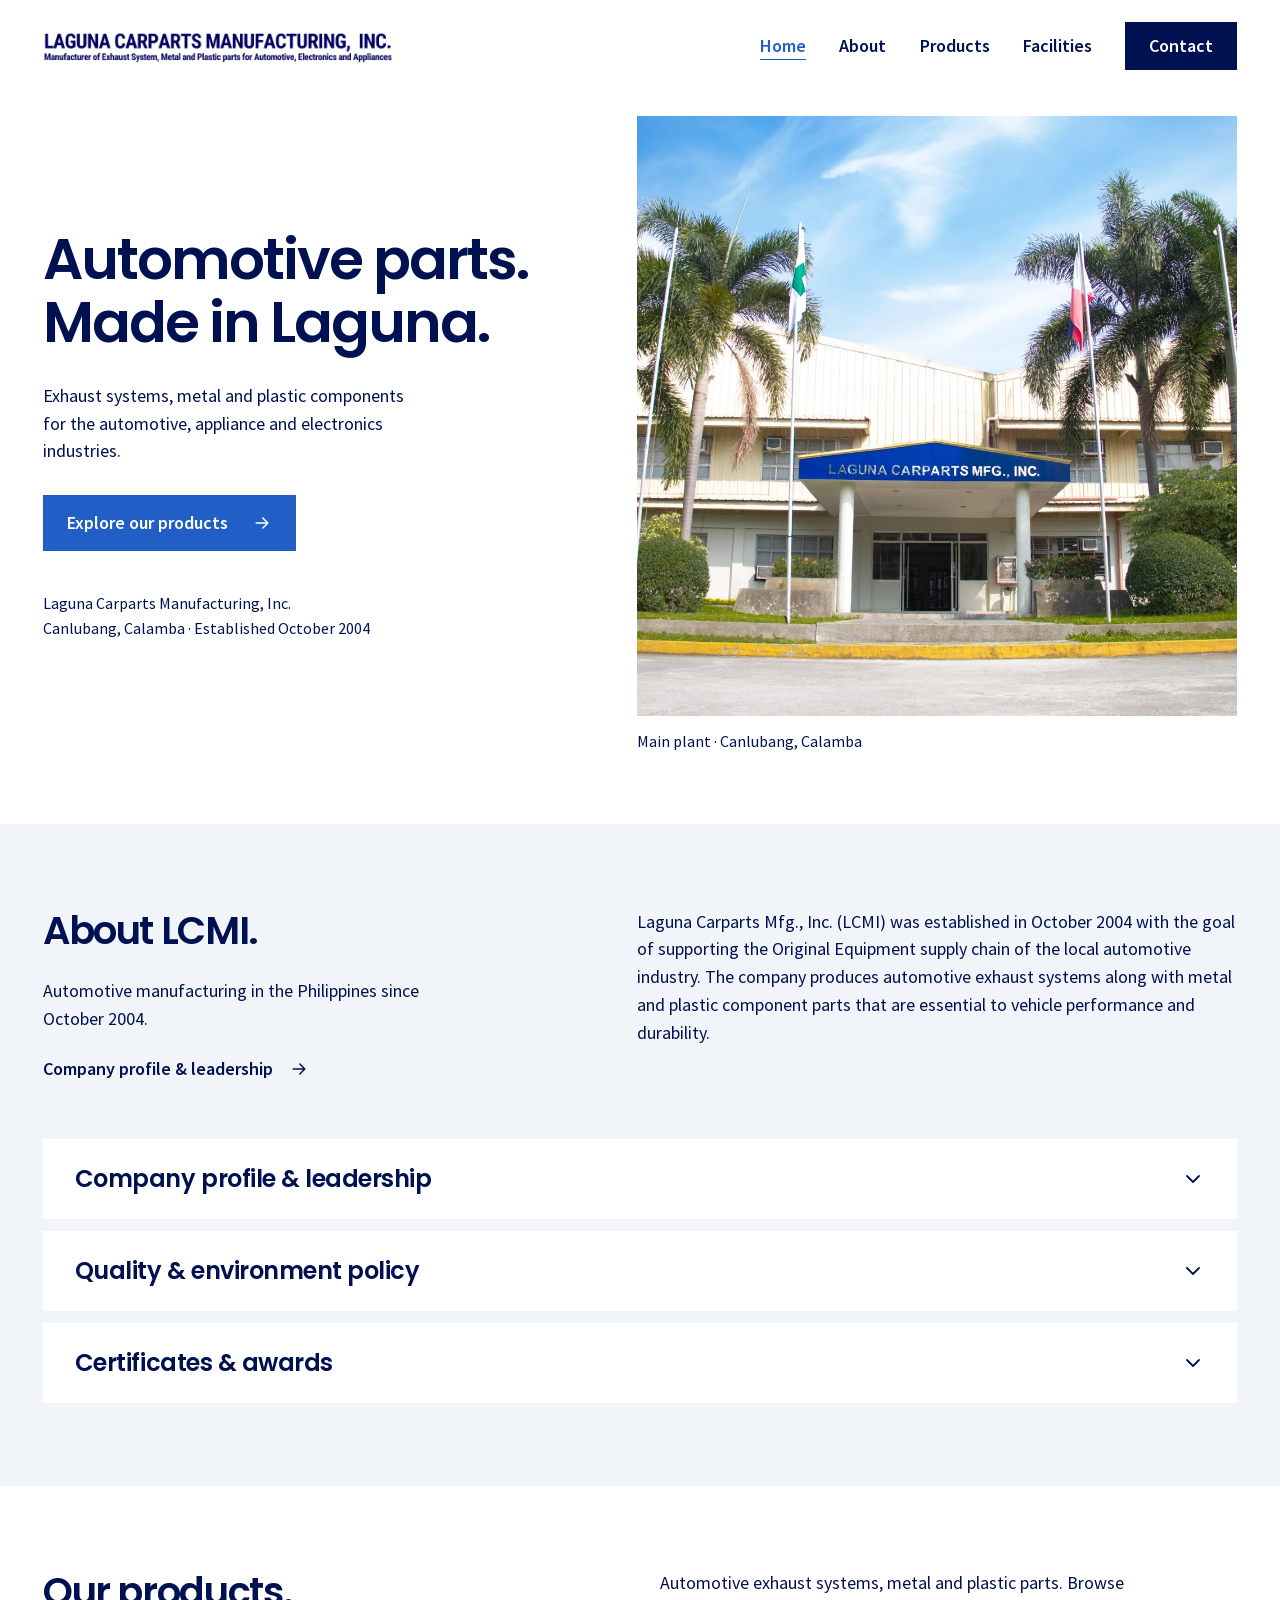
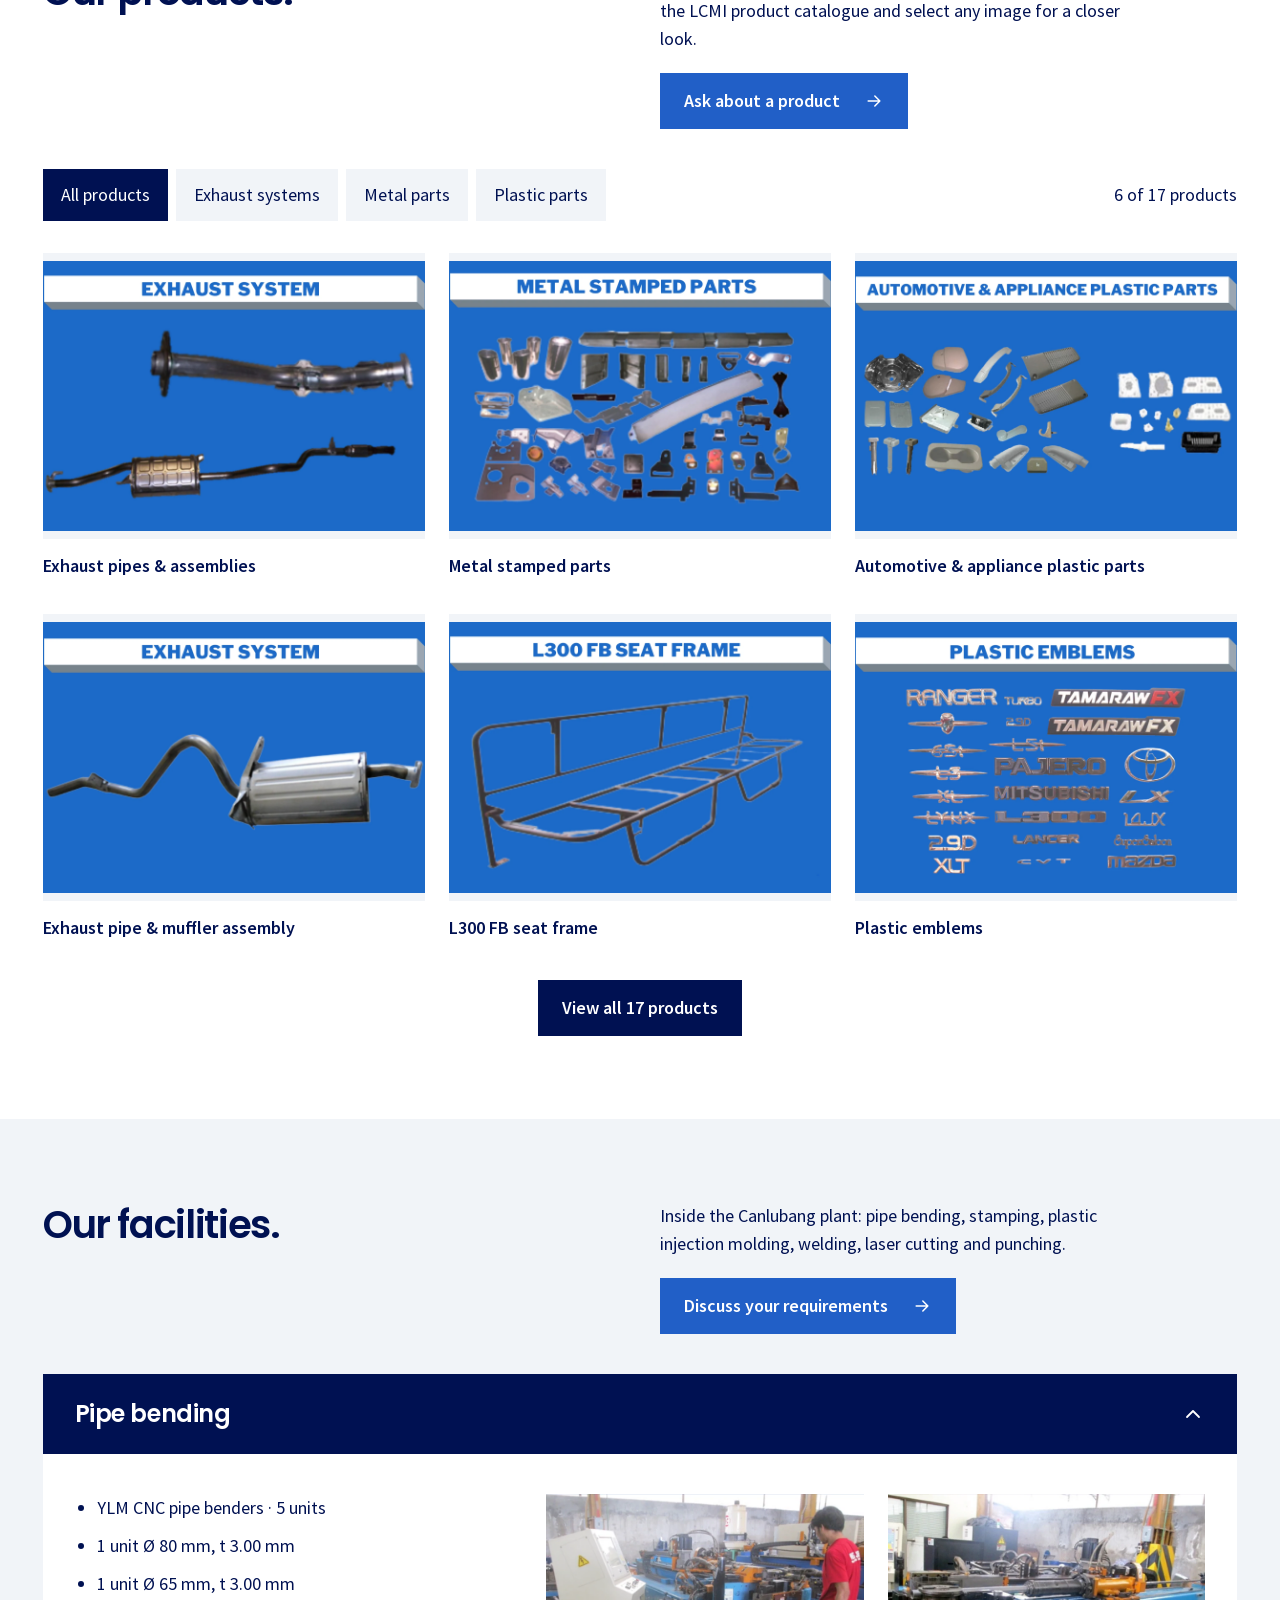
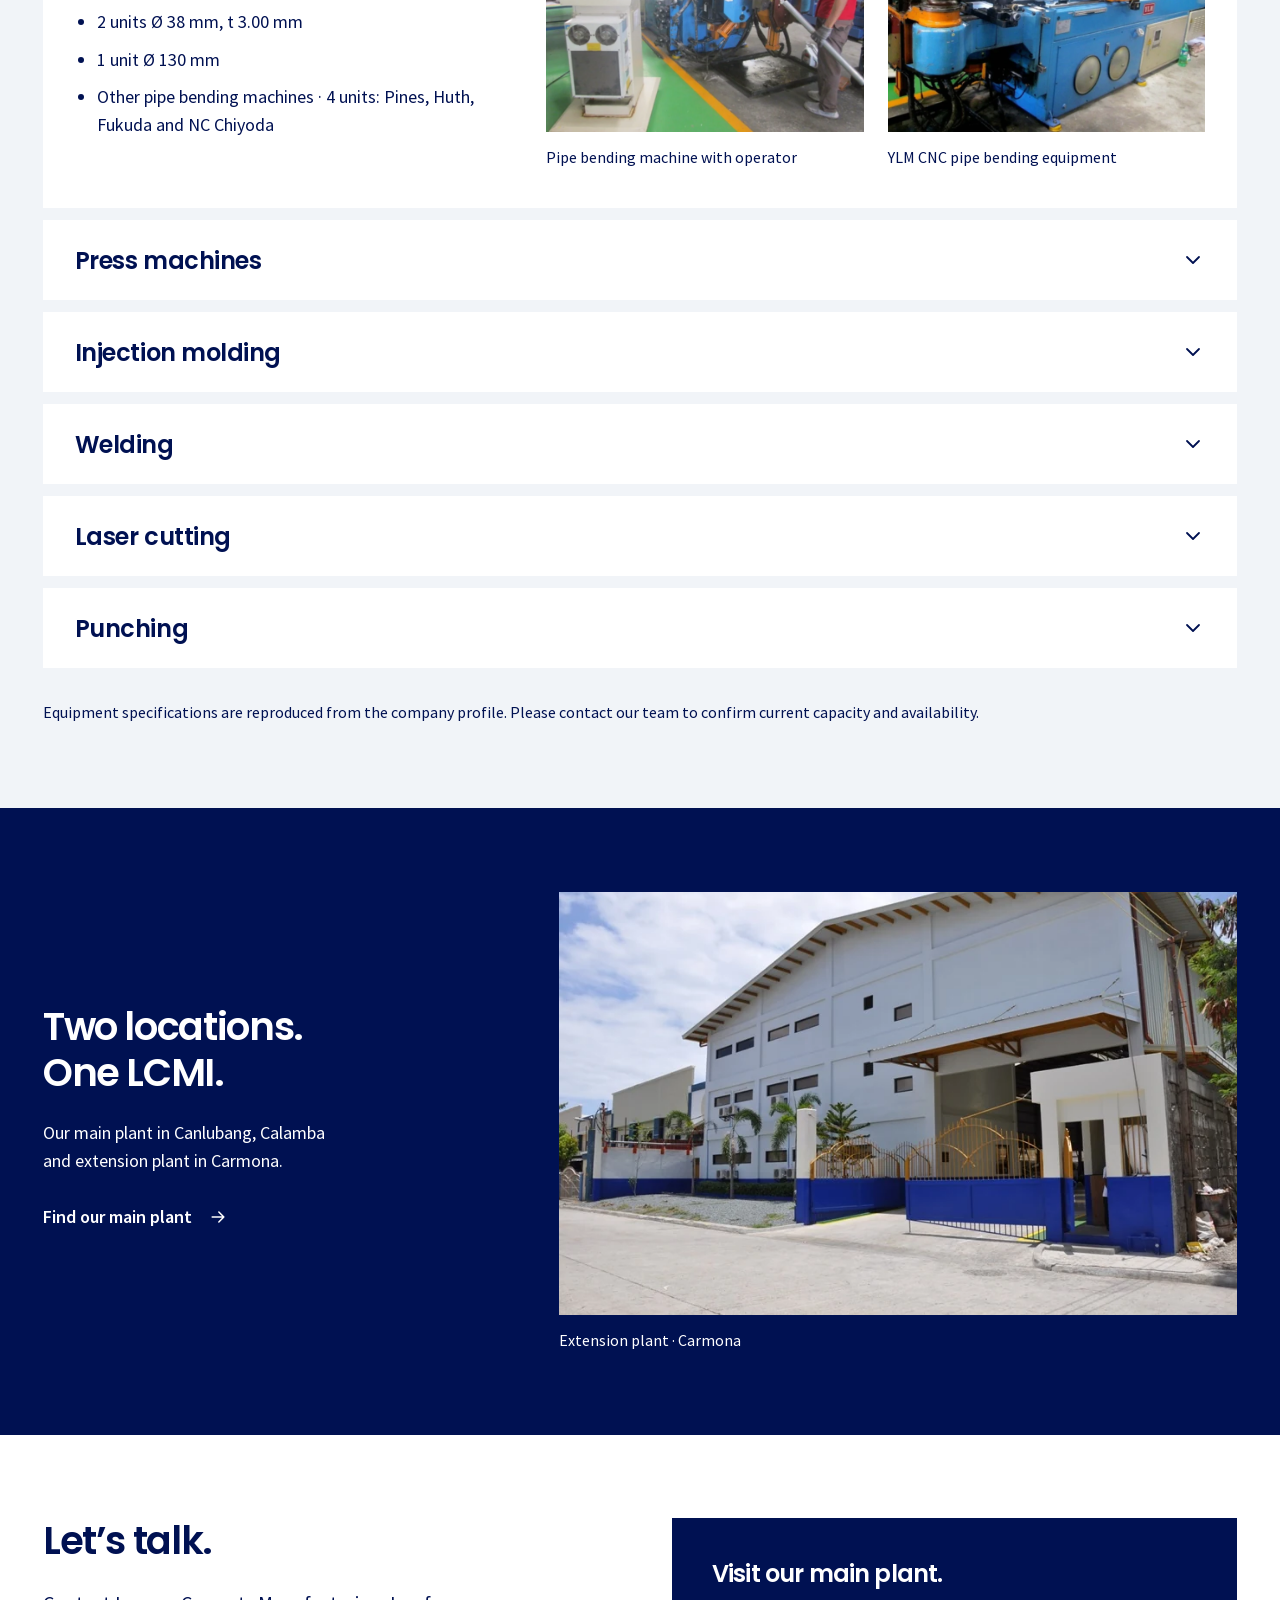
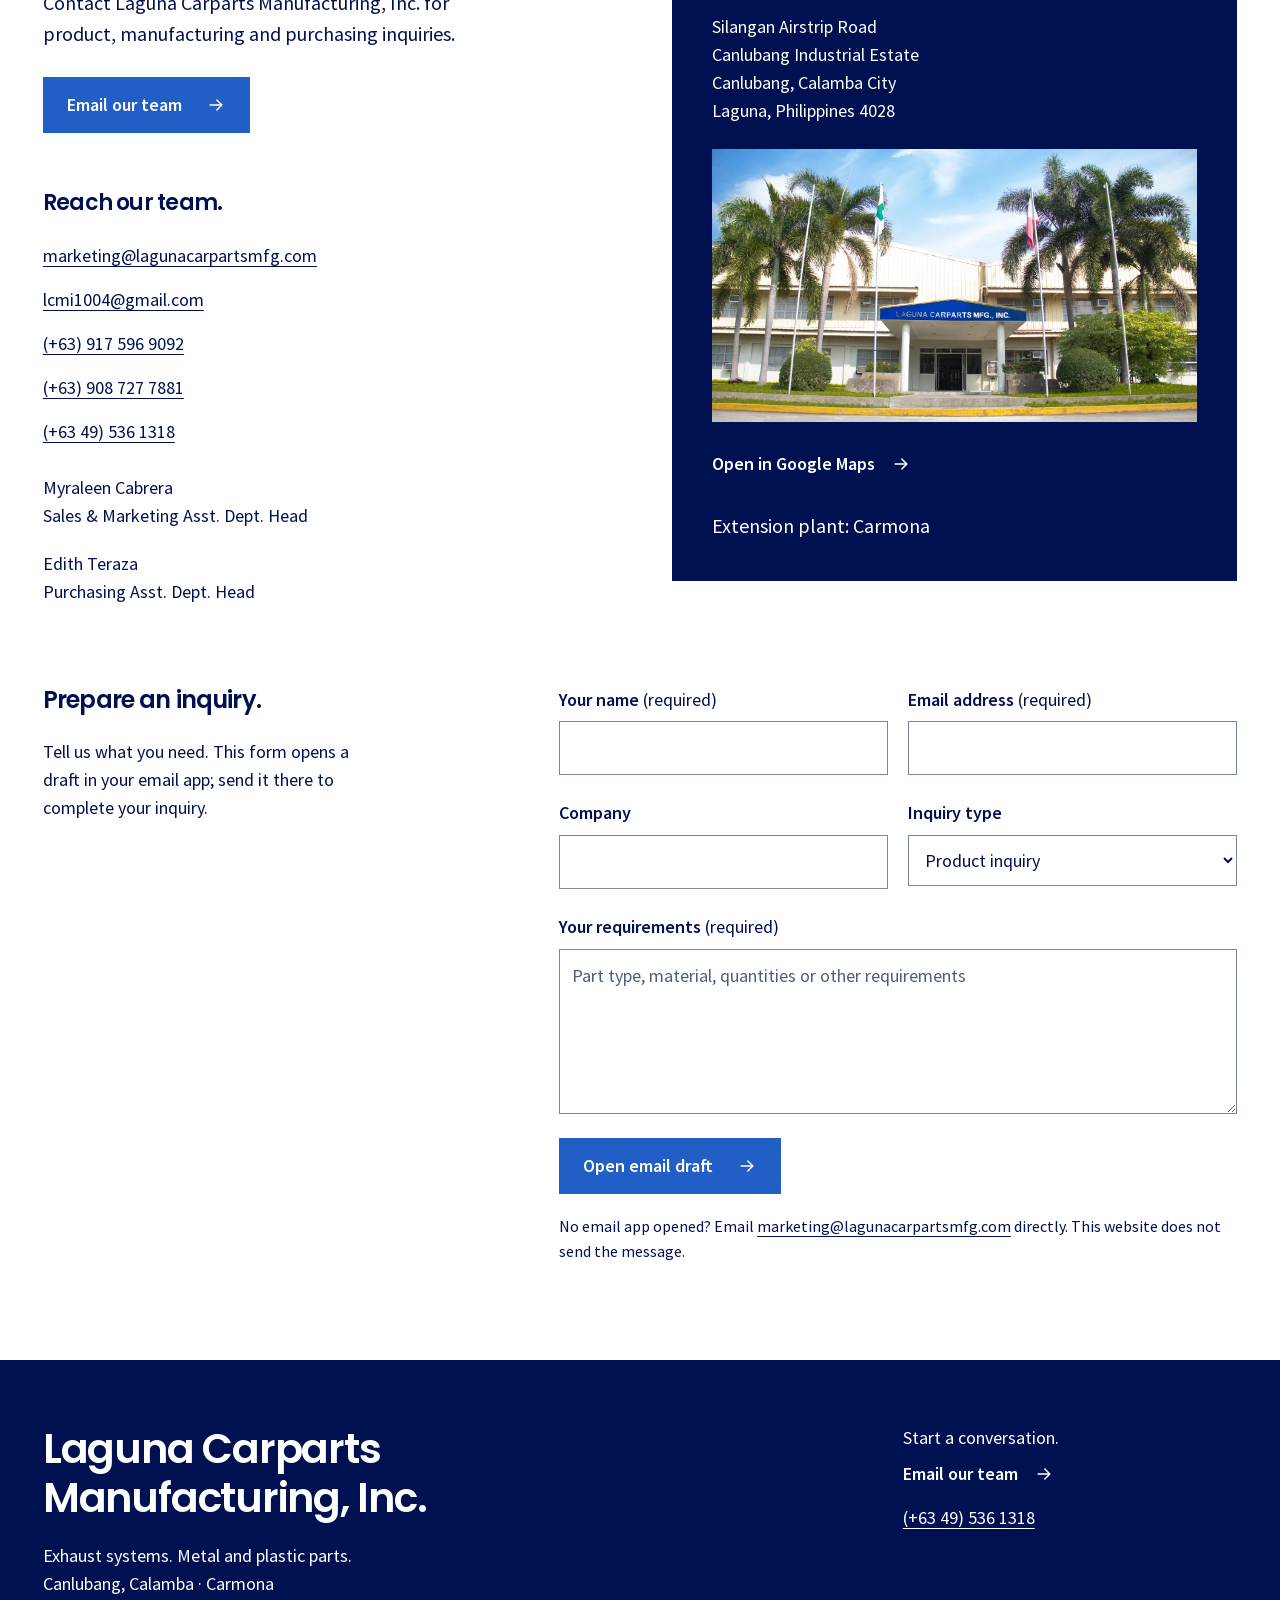
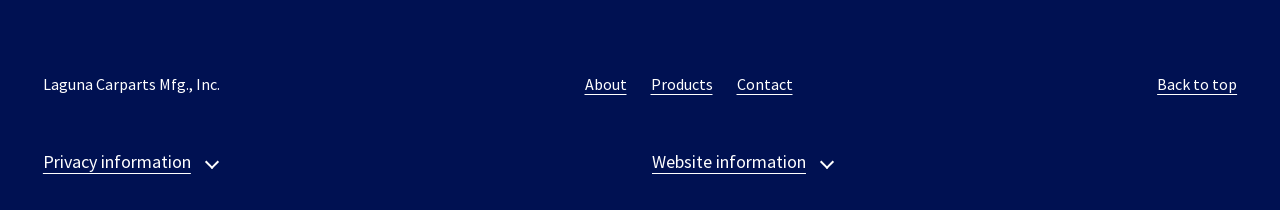
<file: about.html>
<!doctype html>
<html lang="en">
  <head>
    <meta charset="utf-8" />
    <meta name="viewport" content="width=device-width,initial-scale=1" />
    <title>About LCMI | Laguna Carparts Mfg., Inc.</title>
    <meta name="robots" content="noindex" />
    <link rel="canonical" href="index.html" />
    <meta http-equiv="refresh" content="0;url=index.html#about" />
    <script src="js/redirect.js" data-section="about"></script>
  </head>
  <body>
    <main>
      <h1>This content has moved.</h1>
      <p>
        <a href="index.html#about"
          >Continue to Laguna Carparts Manufacturing, Inc.</a
        >
      </p>
    </main>
  </body>
</html>
</file>
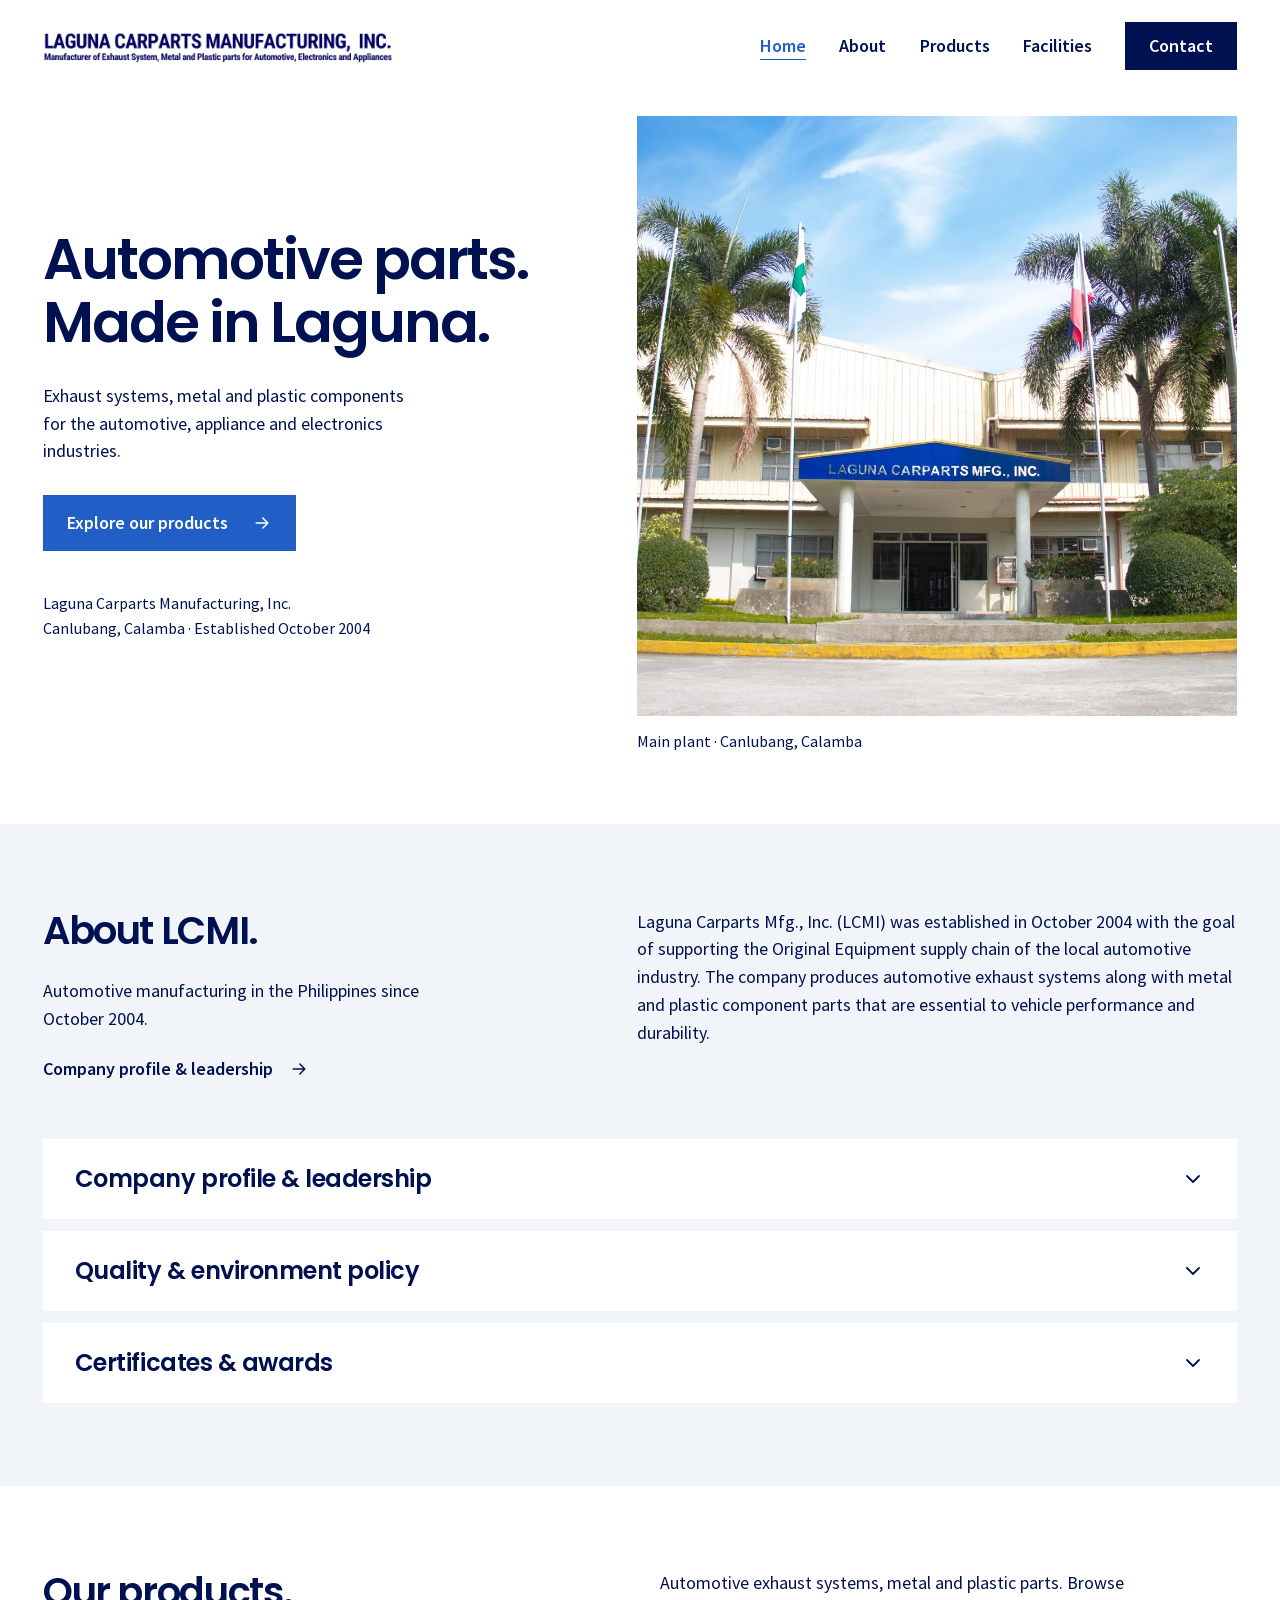
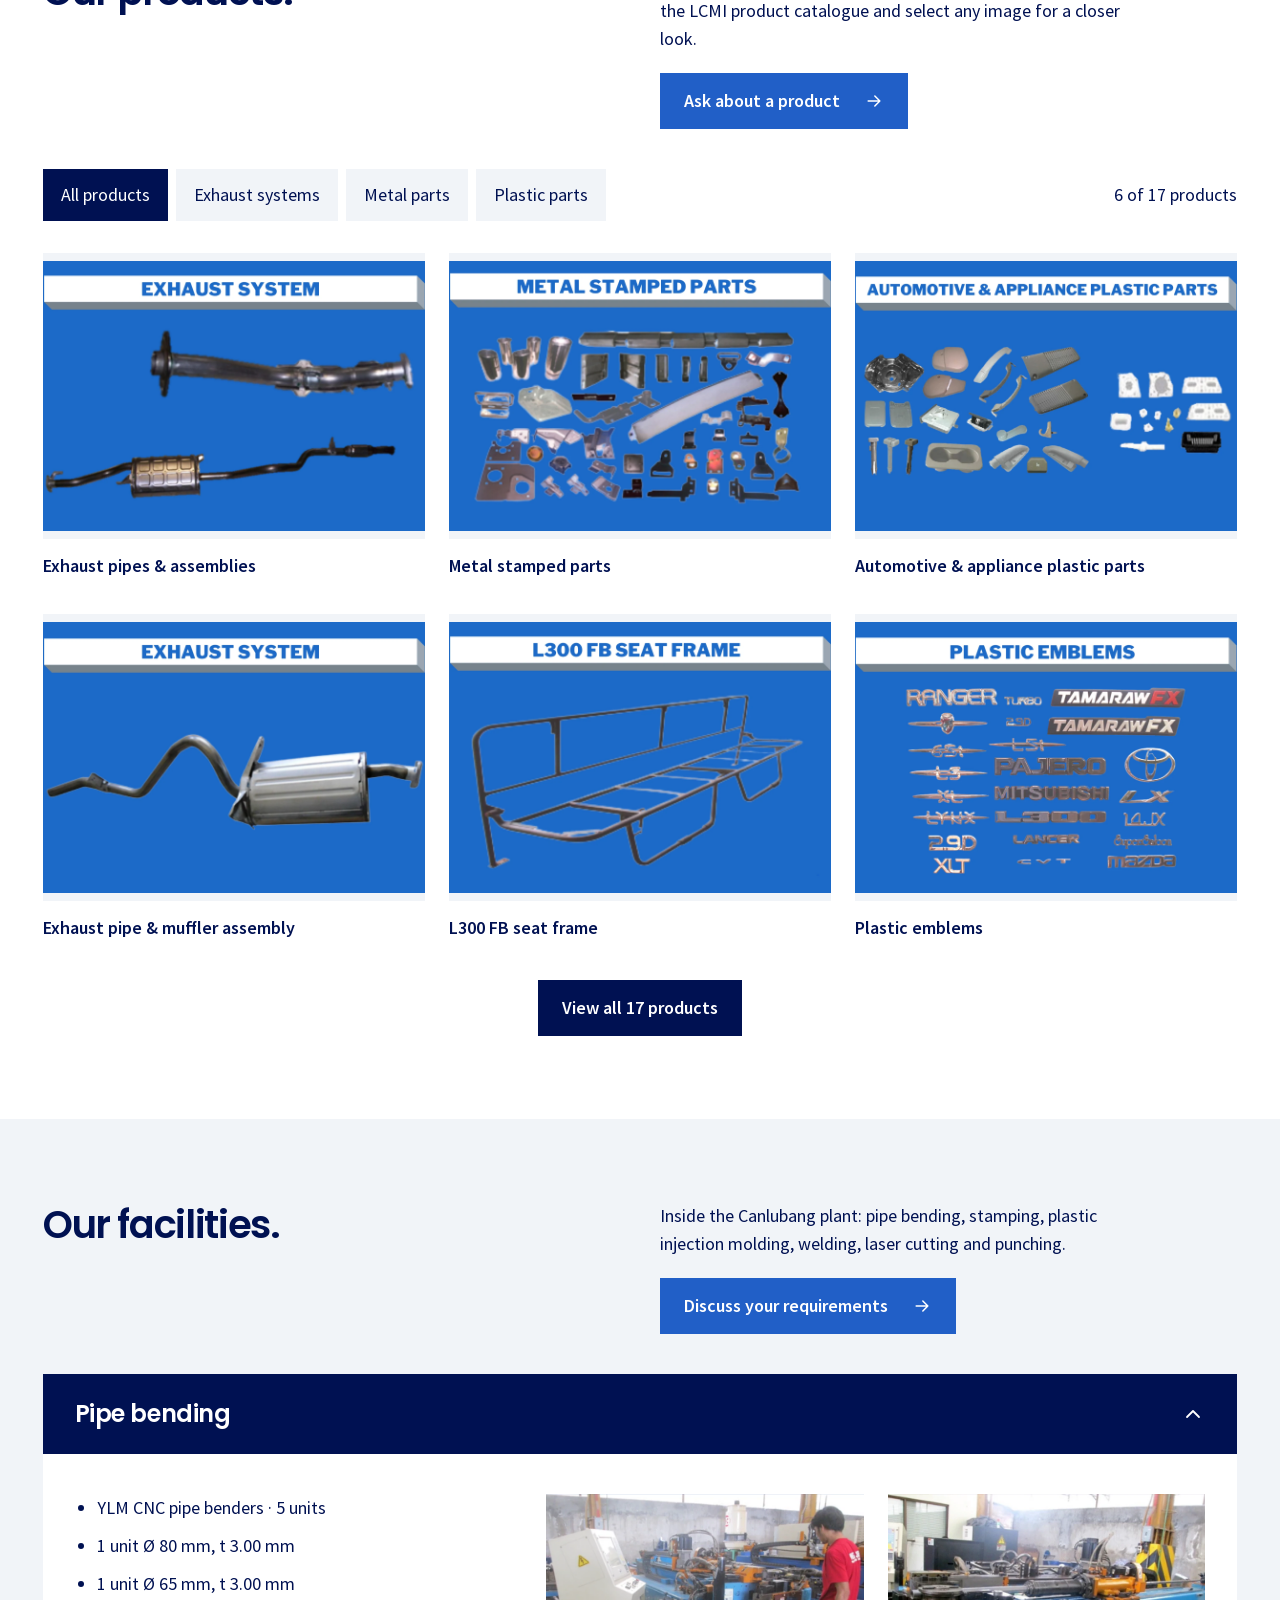
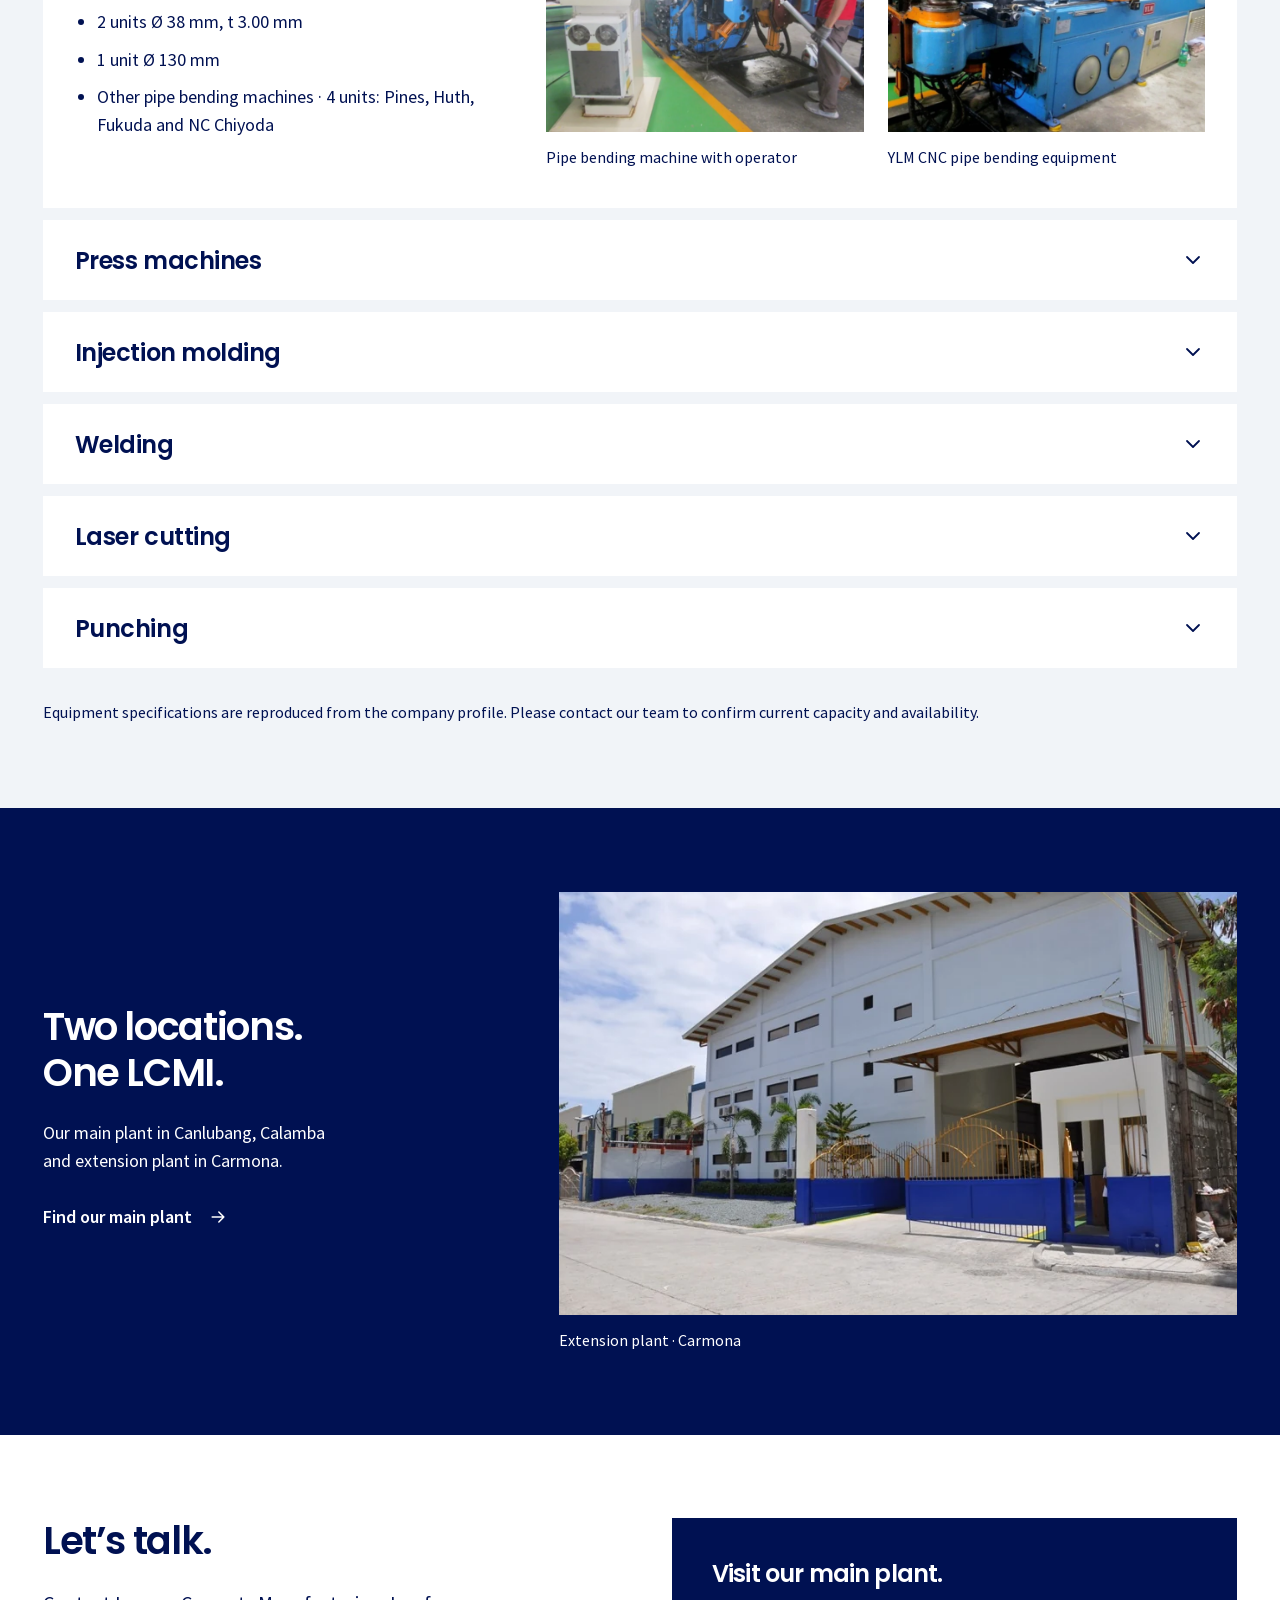
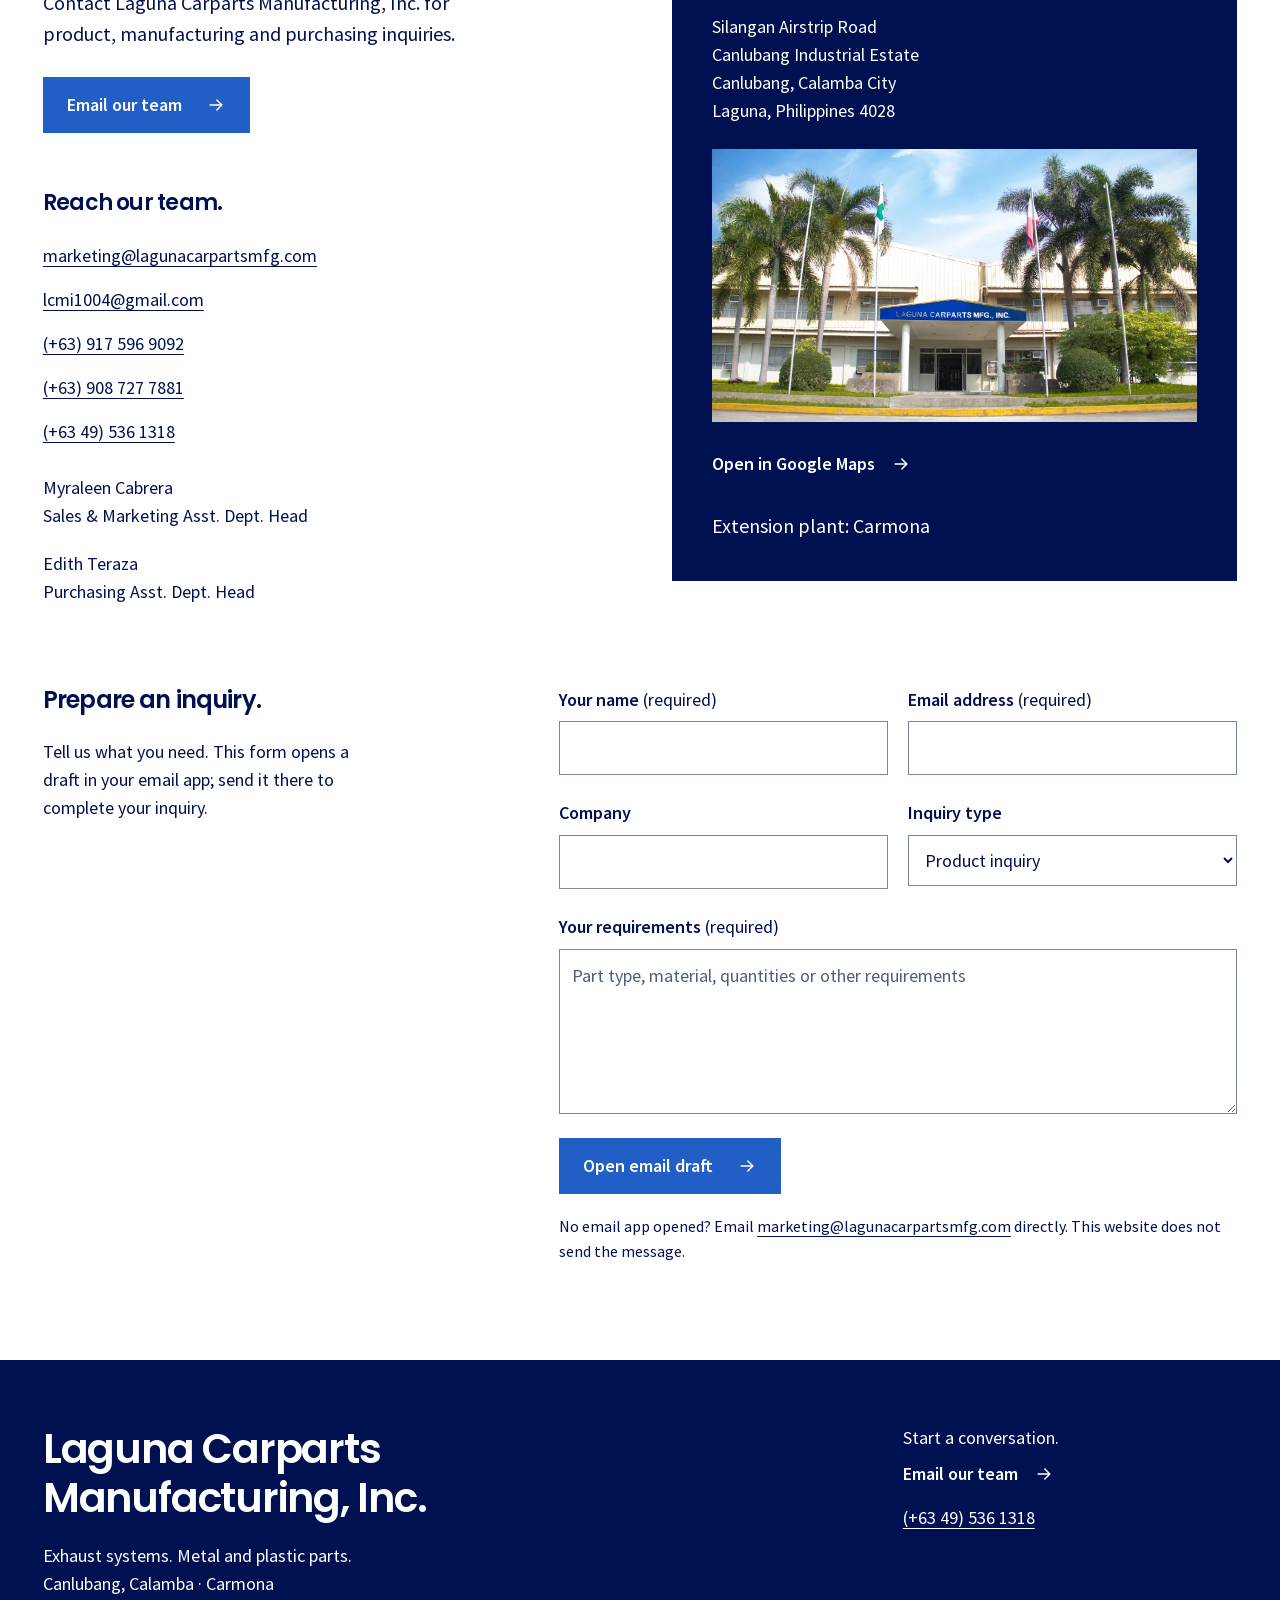
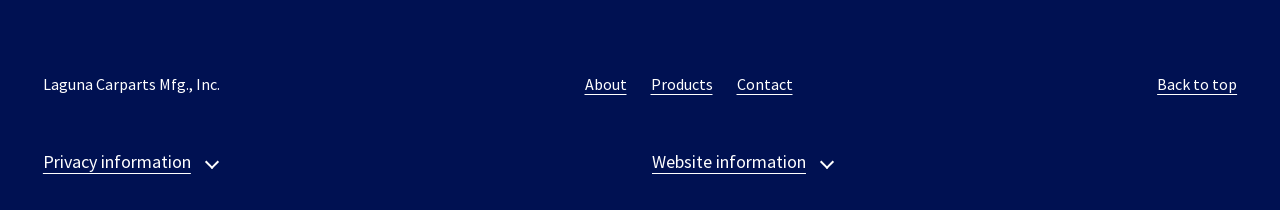
<file: contact.html>
<!doctype html>
<html lang="en">
  <head>
    <meta charset="utf-8" />
    <meta name="viewport" content="width=device-width,initial-scale=1" />
    <title>Contact our team | Laguna Carparts Mfg., Inc.</title>
    <meta name="robots" content="noindex" />
    <link rel="canonical" href="index.html" />
    <meta http-equiv="refresh" content="0;url=index.html#contact" />
    <script src="js/redirect.js" data-section="contact"></script>
  </head>
  <body>
    <main>
      <h1>This content has moved.</h1>
      <p>
        <a href="index.html#contact"
          >Continue to Laguna Carparts Manufacturing, Inc.</a
        >
      </p>
    </main>
  </body>
</html>
</file>
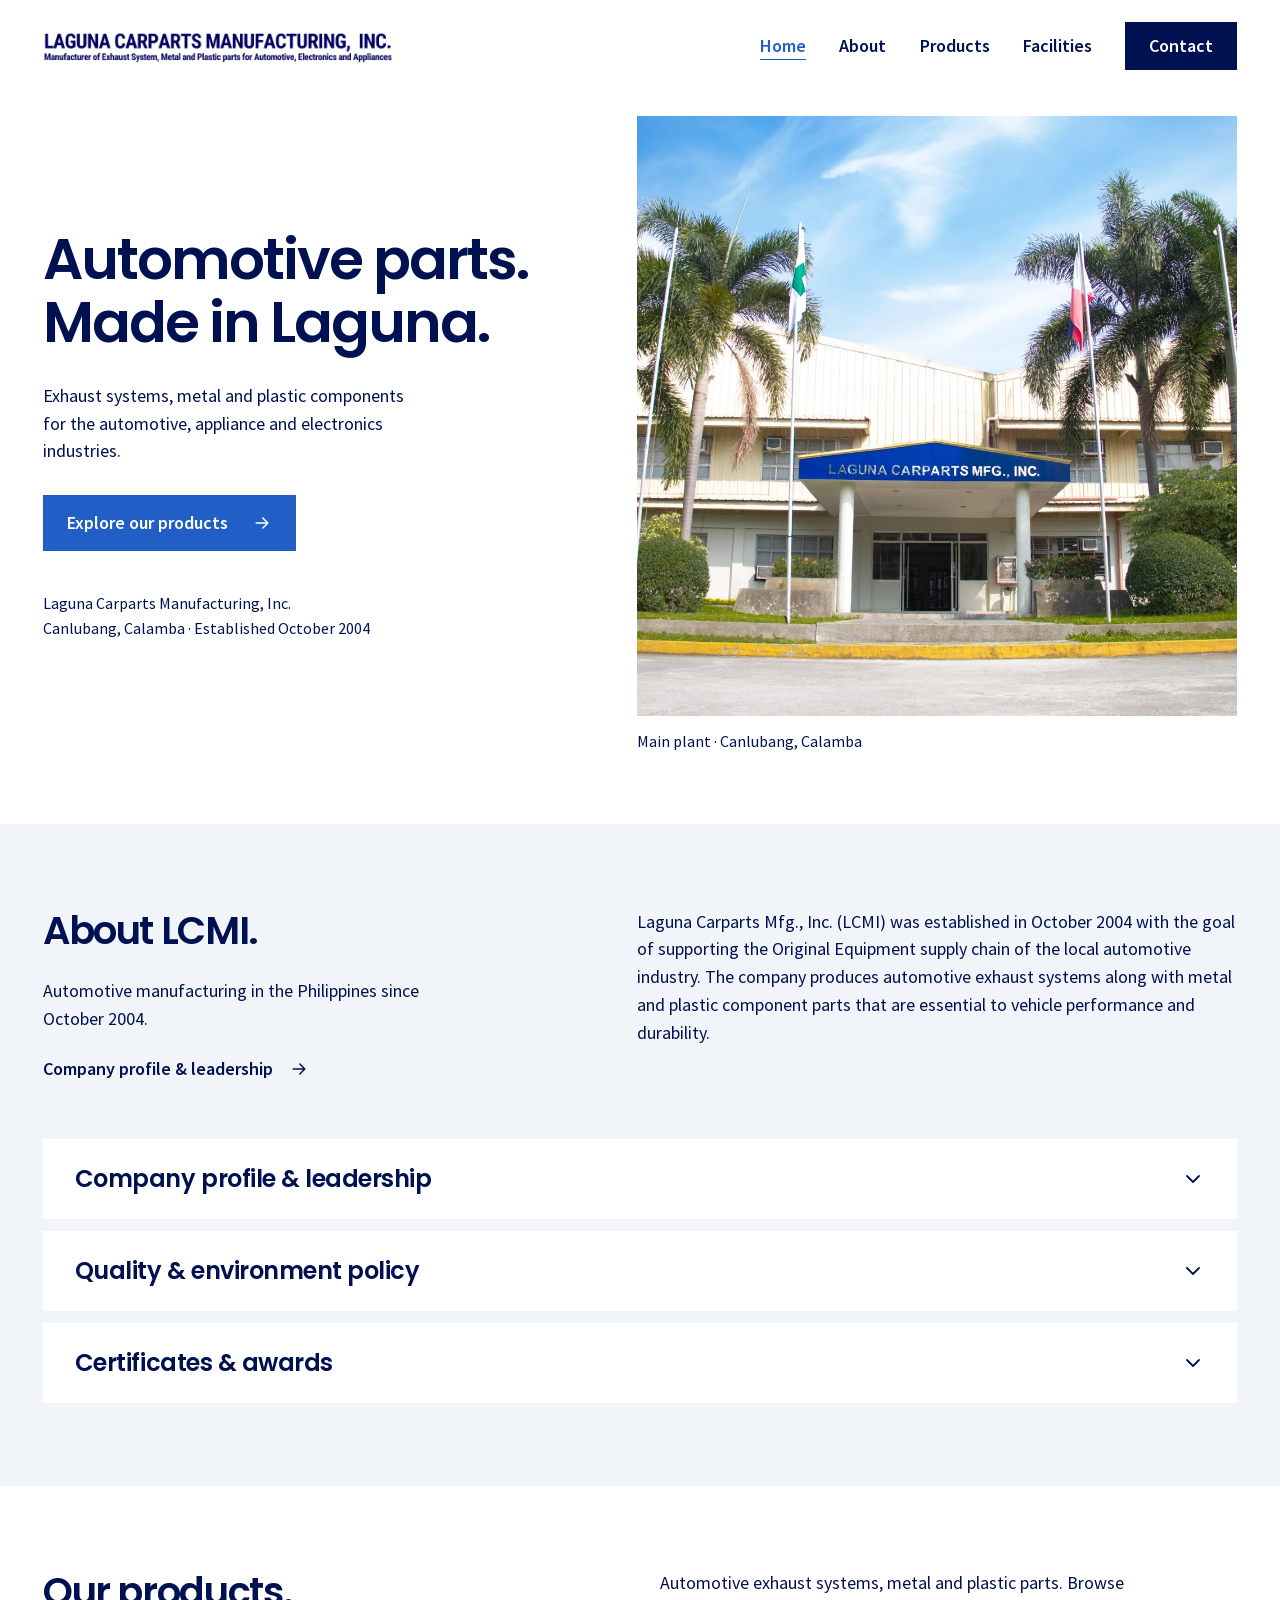
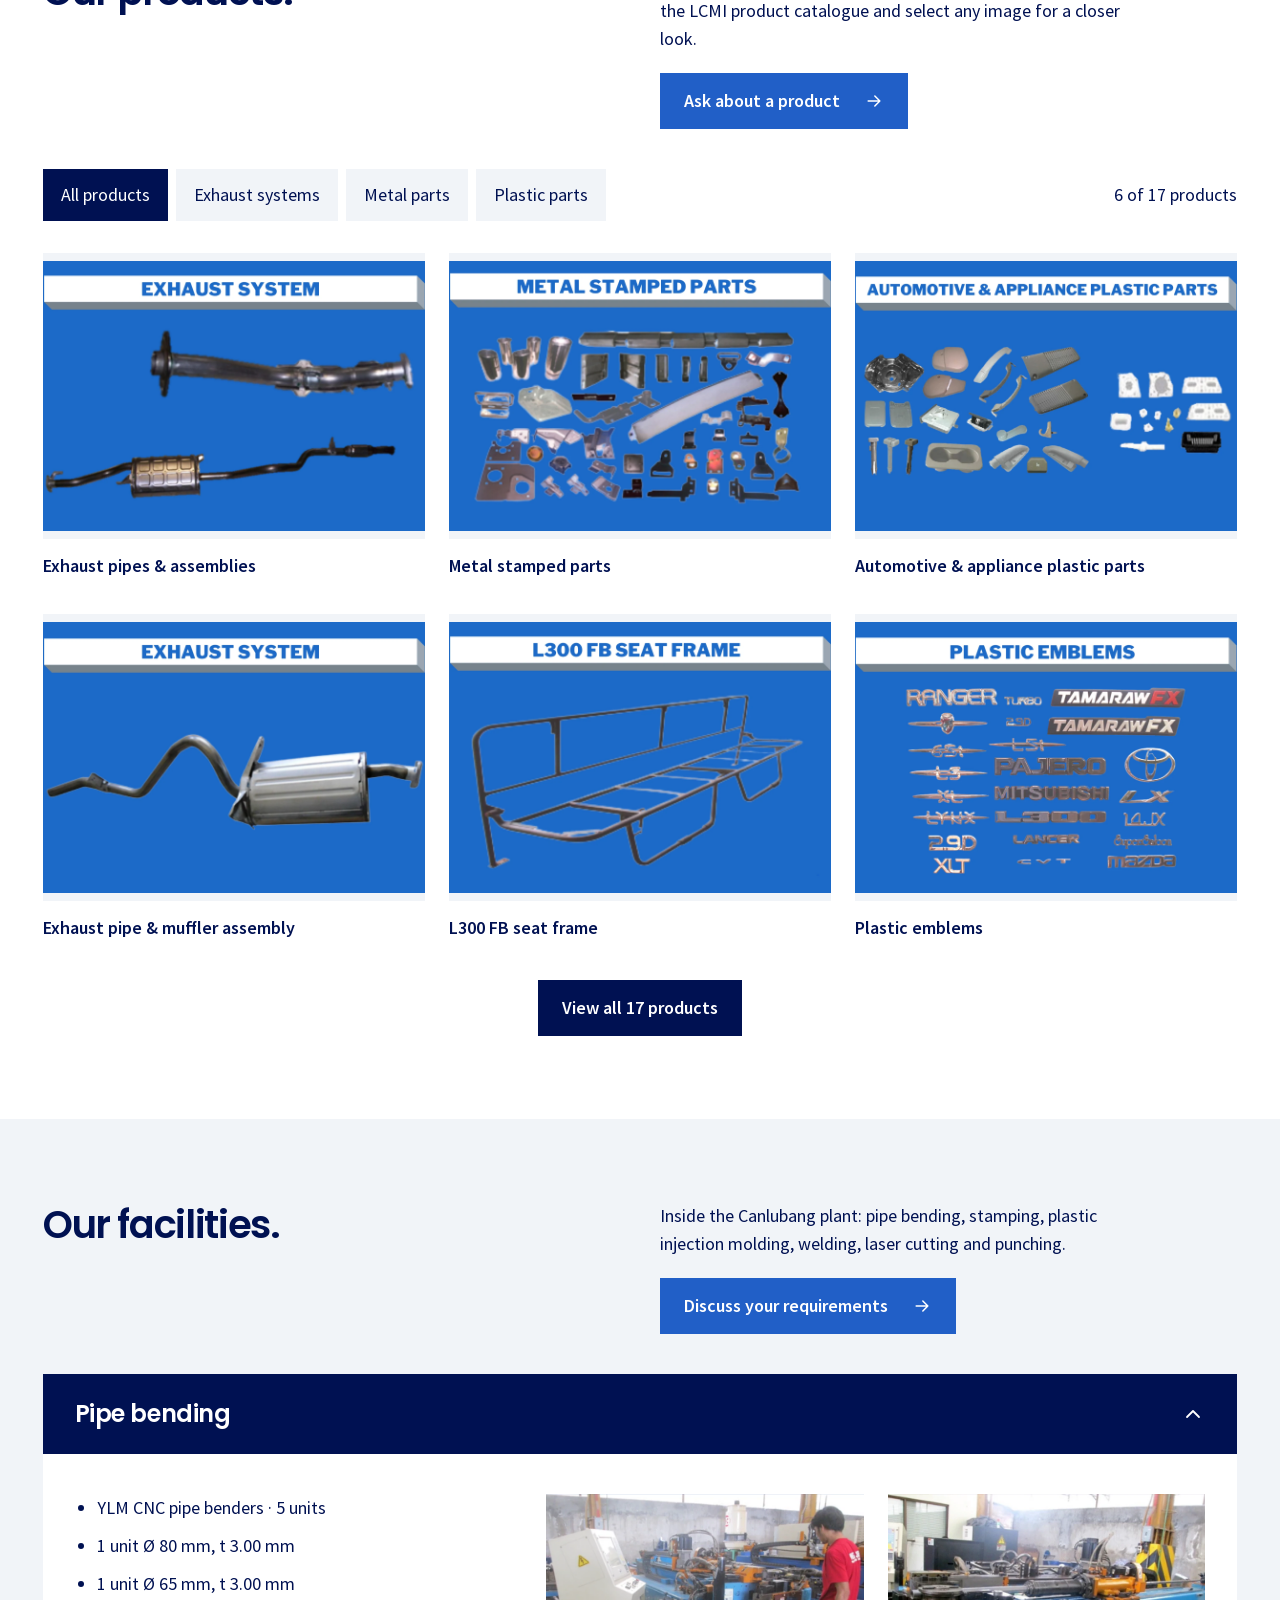
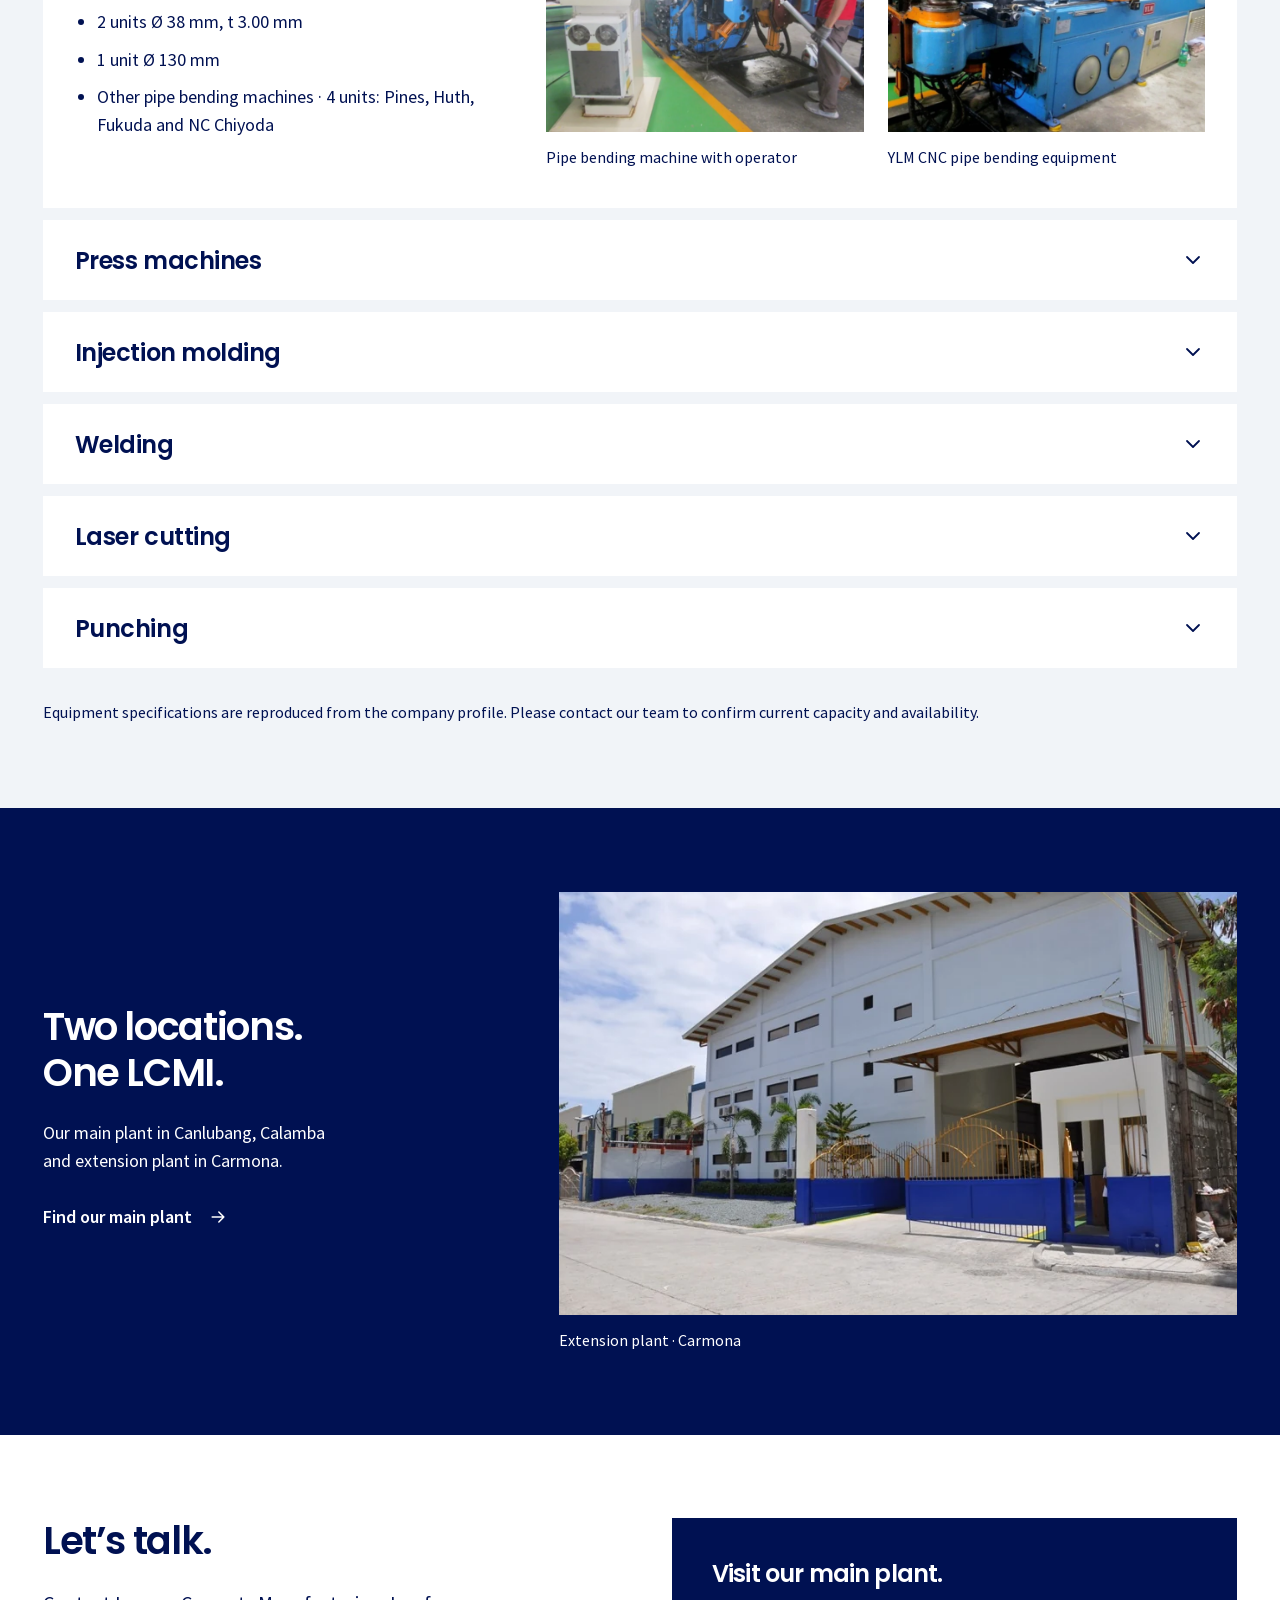
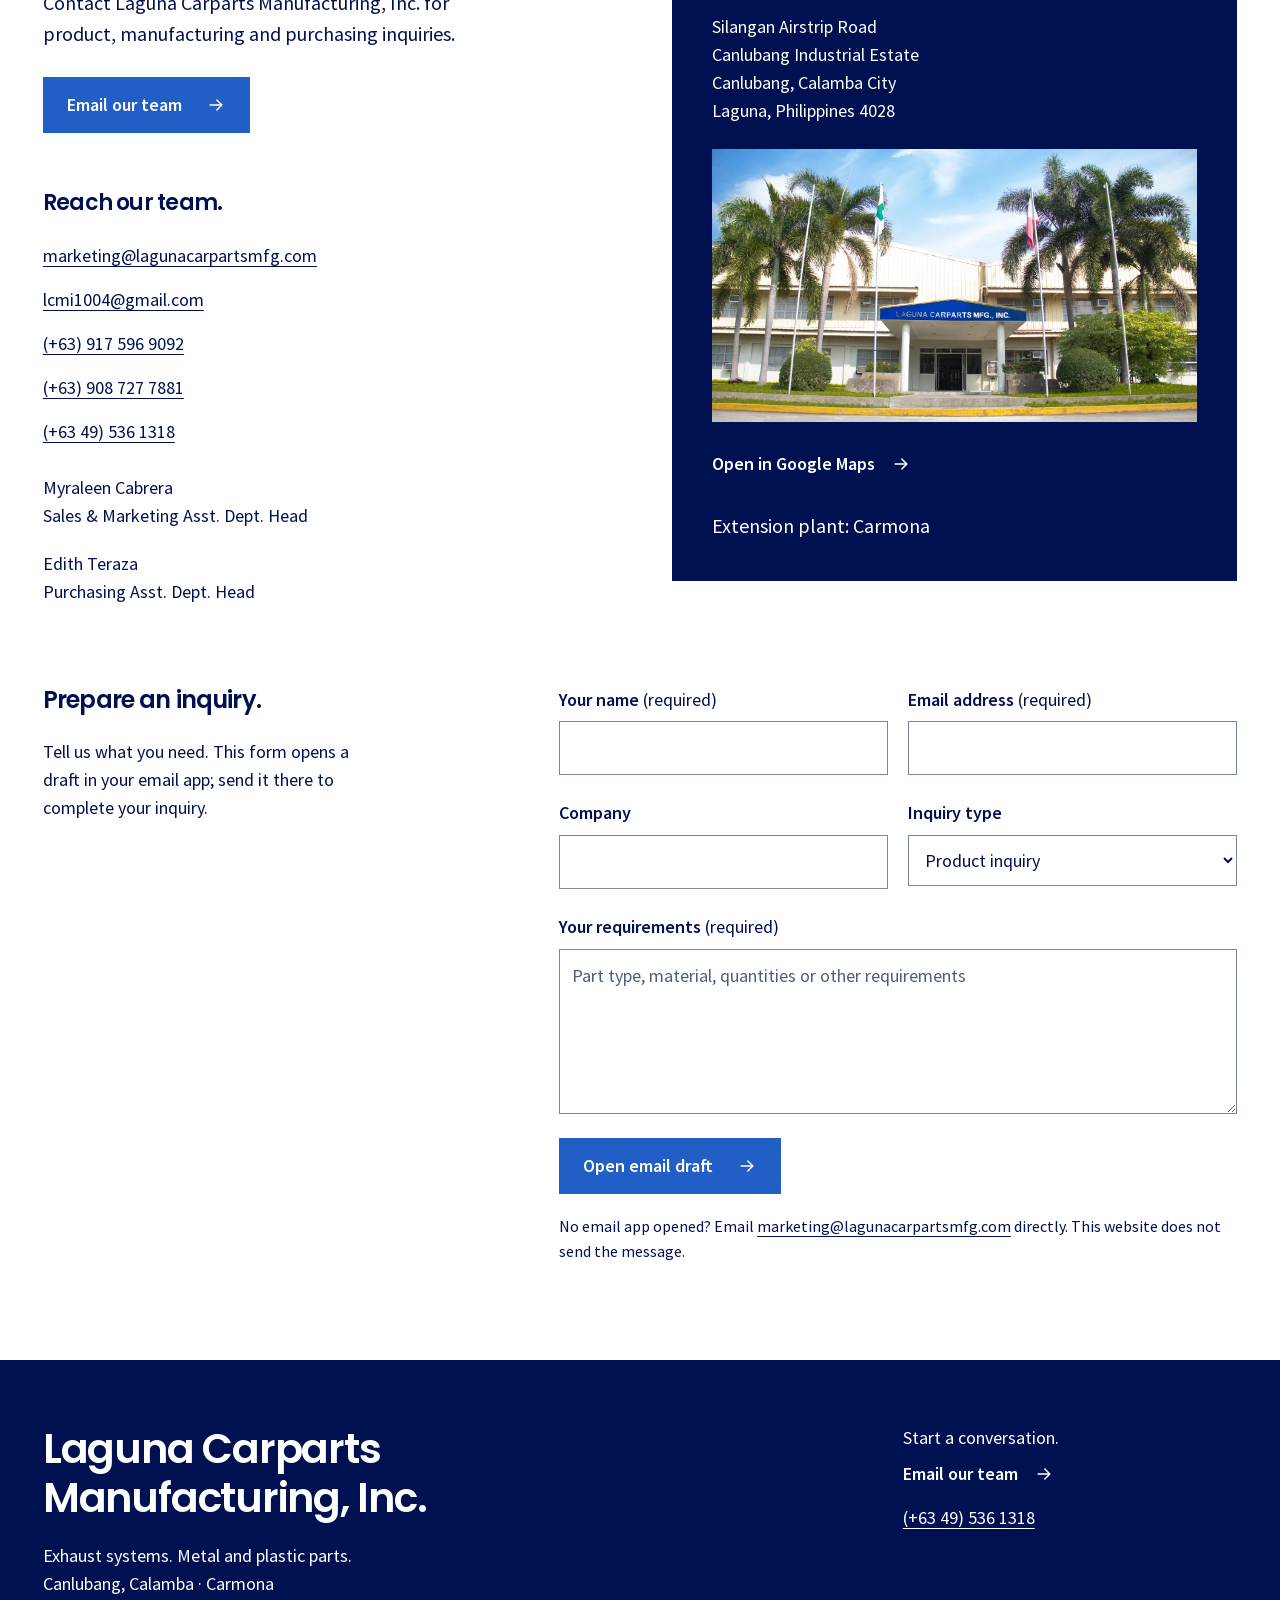
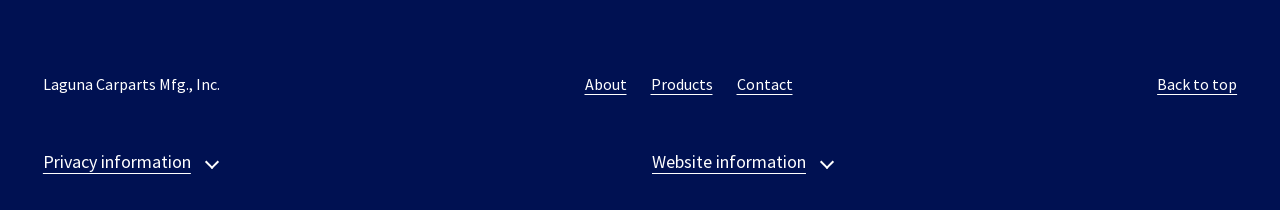
<file: facilities.html>
<!doctype html>
<html lang="en">
  <head>
    <meta charset="utf-8" />
    <meta name="viewport" content="width=device-width,initial-scale=1" />
    <title>Facilities and equipment | Laguna Carparts Mfg., Inc.</title>
    <meta name="robots" content="noindex" />
    <link rel="canonical" href="index.html" />
    <meta http-equiv="refresh" content="0;url=index.html#facilities" />
    <script src="js/redirect.js" data-section="facilities"></script>
  </head>
  <body>
    <main>
      <h1>This content has moved.</h1>
      <p>
        <a href="index.html#facilities"
          >Continue to Laguna Carparts Manufacturing, Inc.</a
        >
      </p>
    </main>
  </body>
</html>
</file>
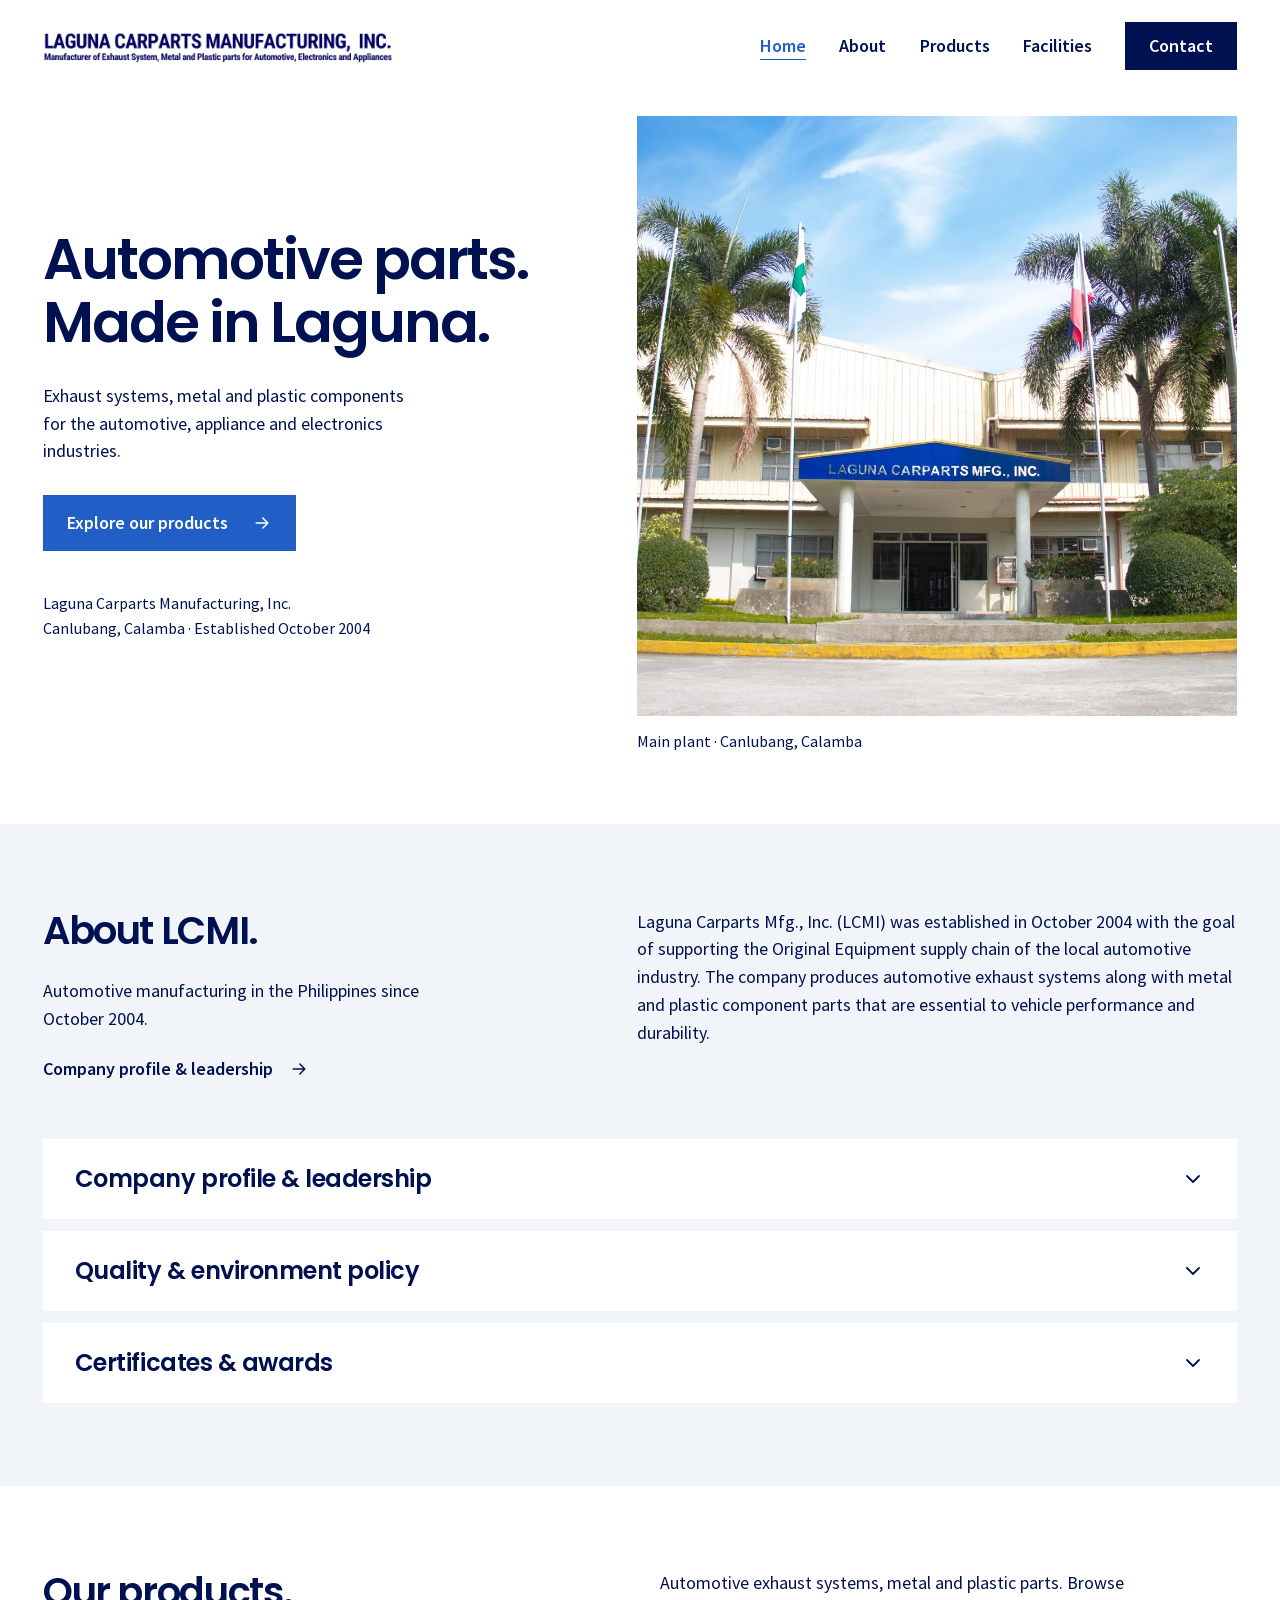
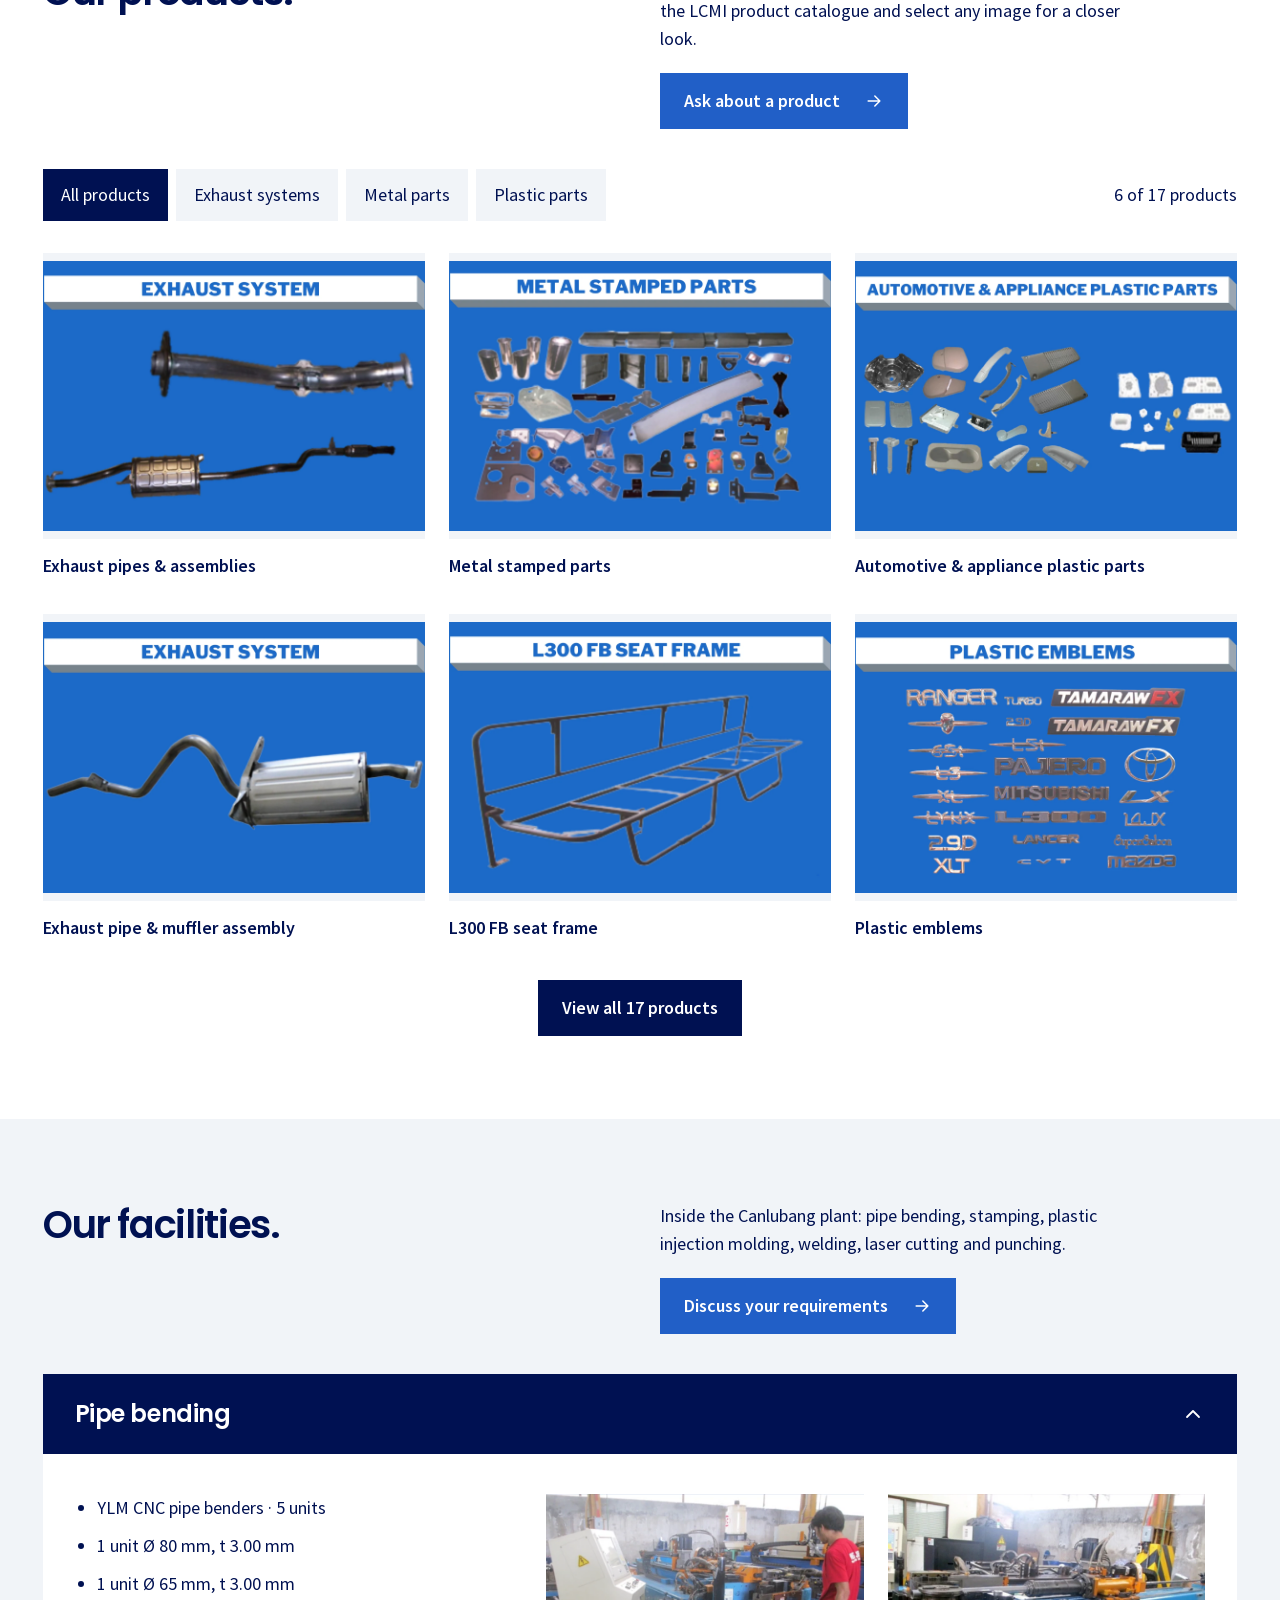
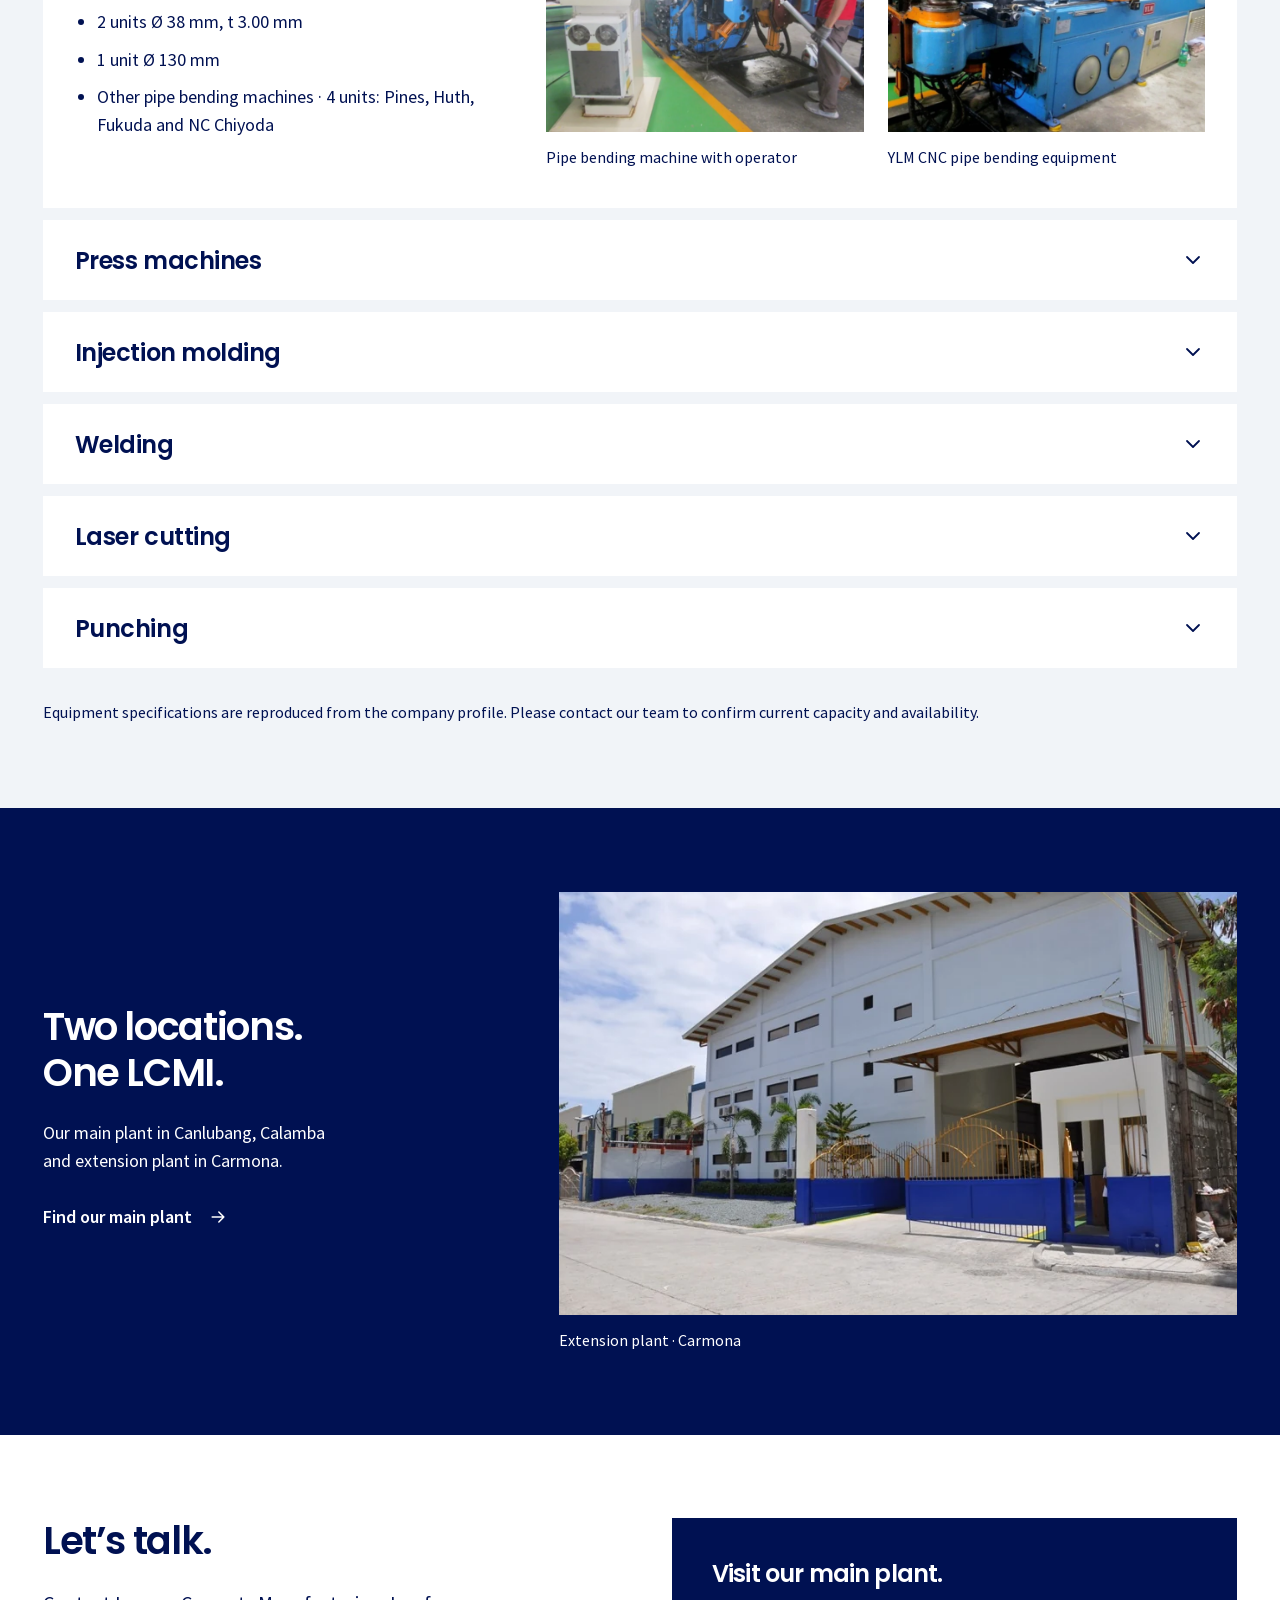
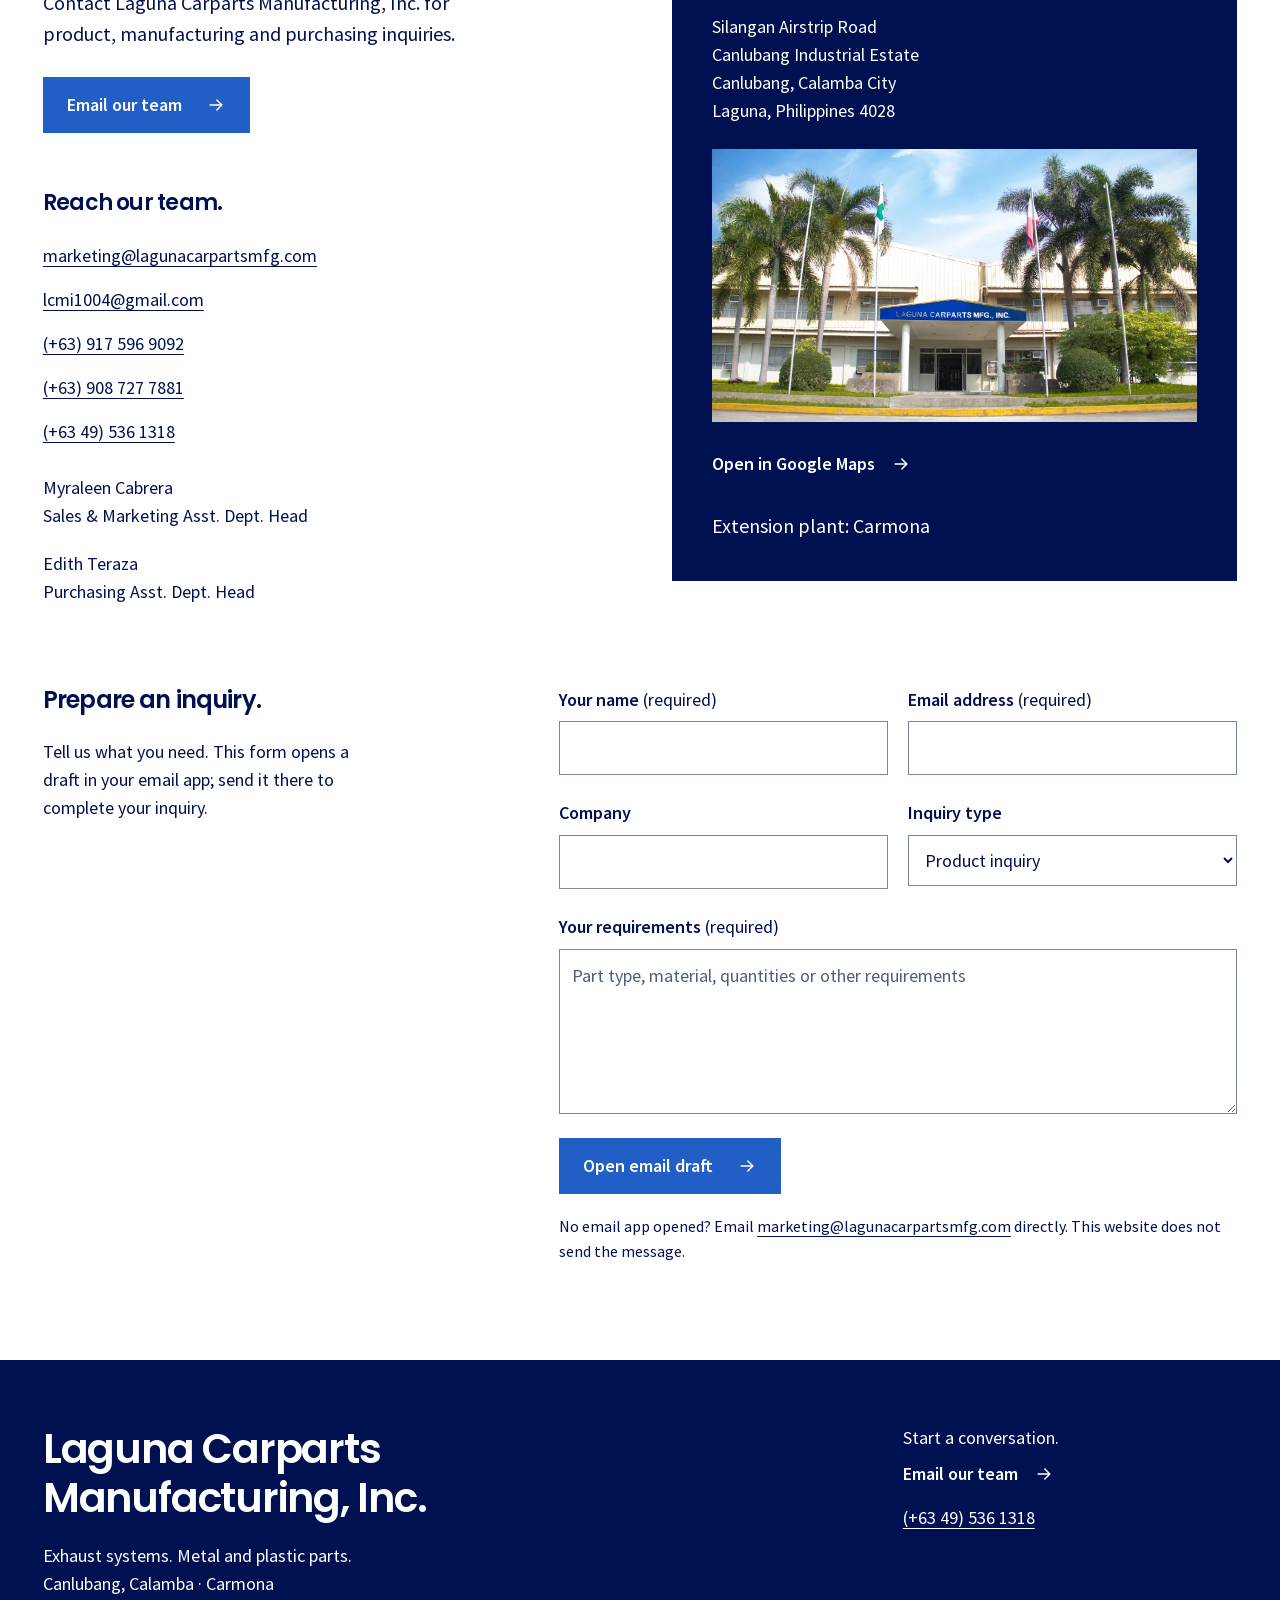
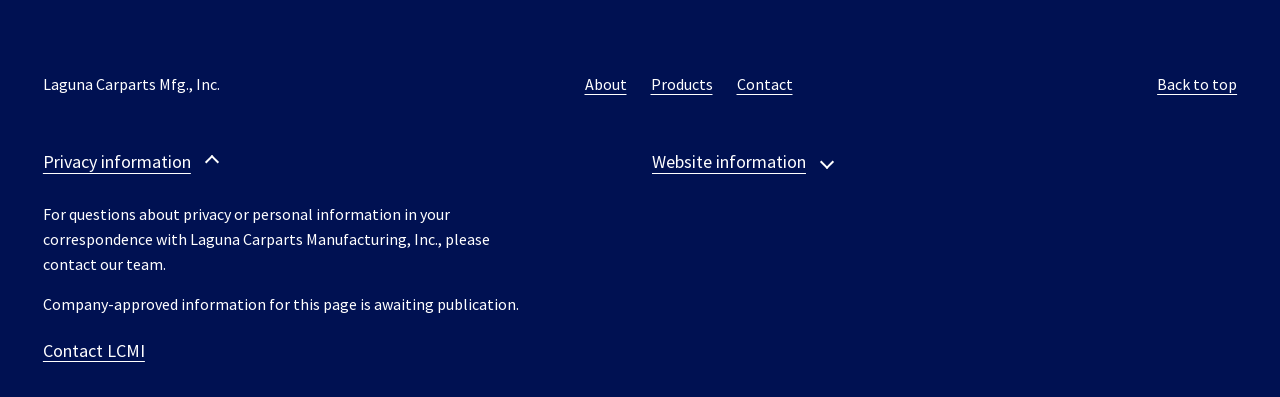
<file: privacy-policy.html>
<!doctype html>
<html lang="en">
  <head>
    <meta charset="utf-8" />
    <meta name="viewport" content="width=device-width,initial-scale=1" />
    <title>Privacy information | Laguna Carparts Mfg., Inc.</title>
    <meta name="robots" content="noindex" />
    <link rel="canonical" href="index.html" />
    <meta http-equiv="refresh" content="0;url=index.html#privacy" />
    <script src="js/redirect.js" data-section="privacy"></script>
  </head>
  <body>
    <main>
      <h1>This content has moved.</h1>
      <p>
        <a href="index.html#privacy"
          >Continue to Laguna Carparts Manufacturing, Inc.</a
        >
      </p>
    </main>
  </body>
</html>
</file>
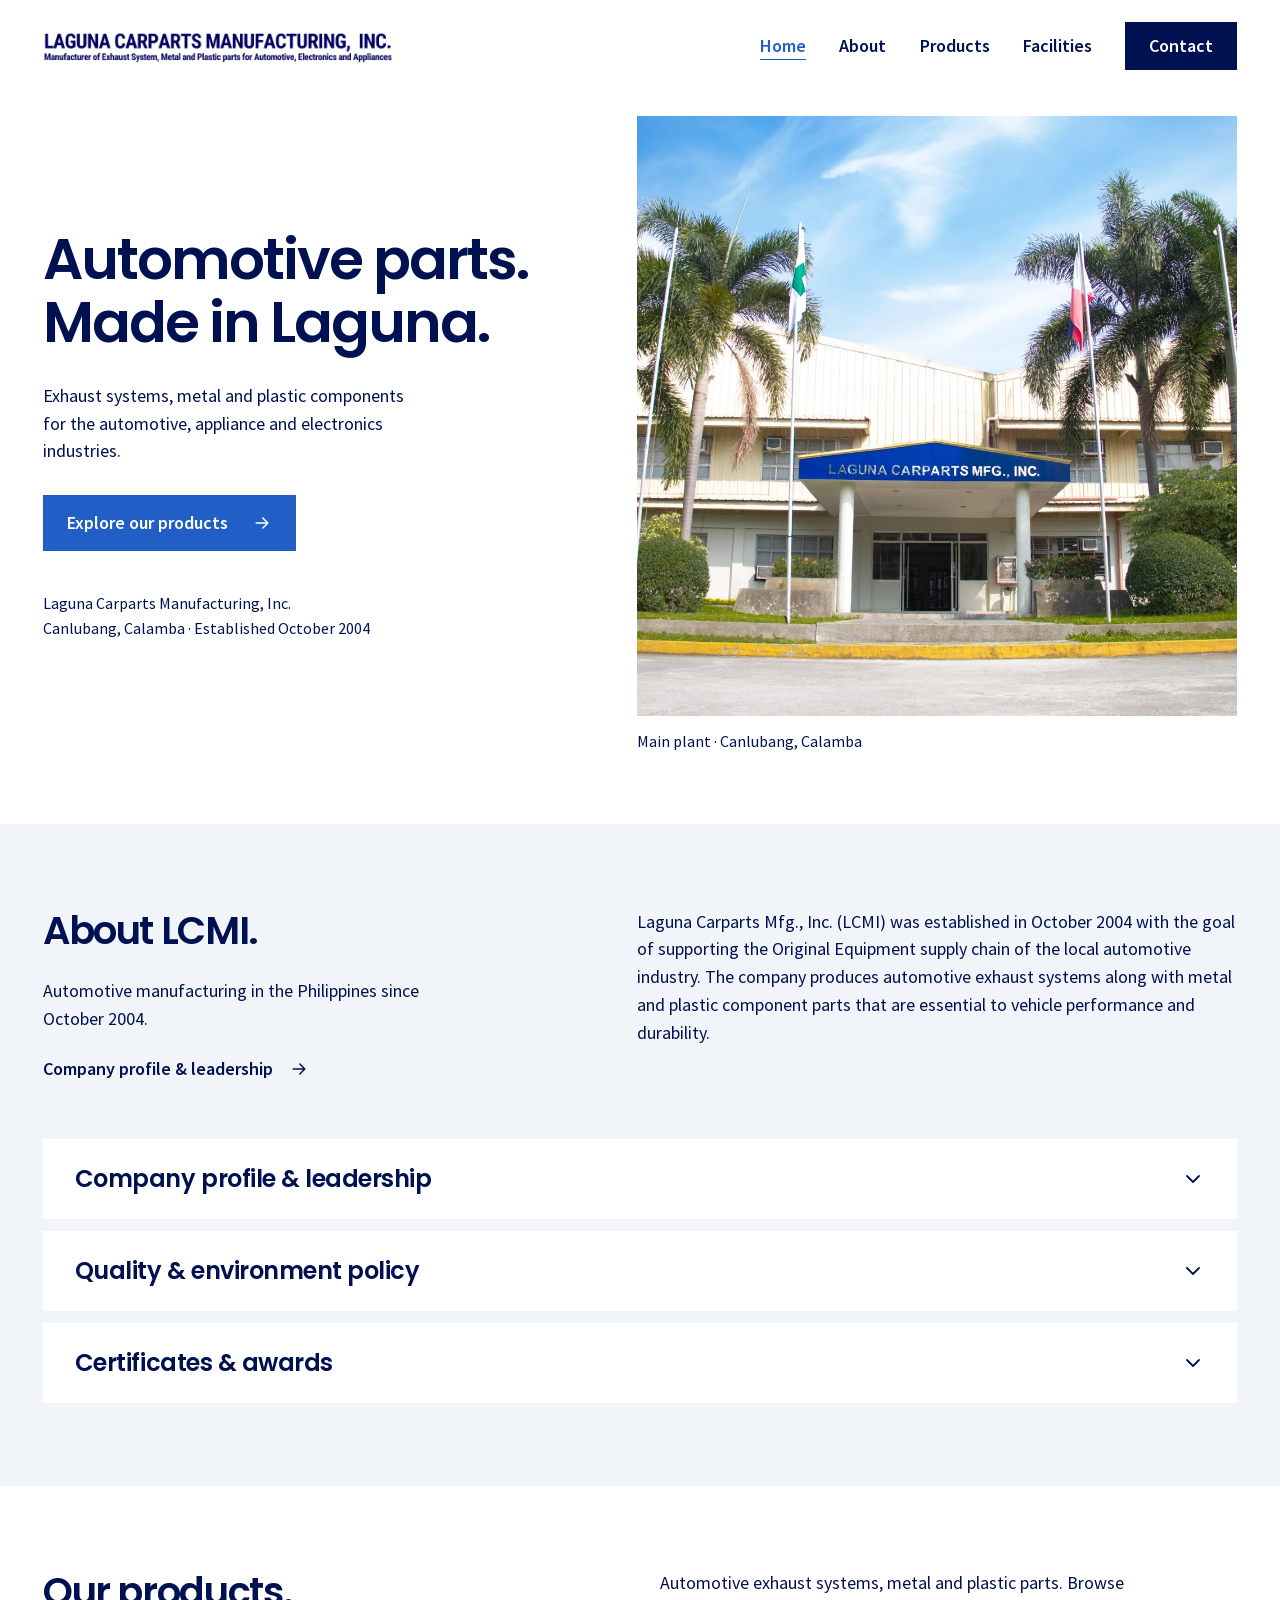
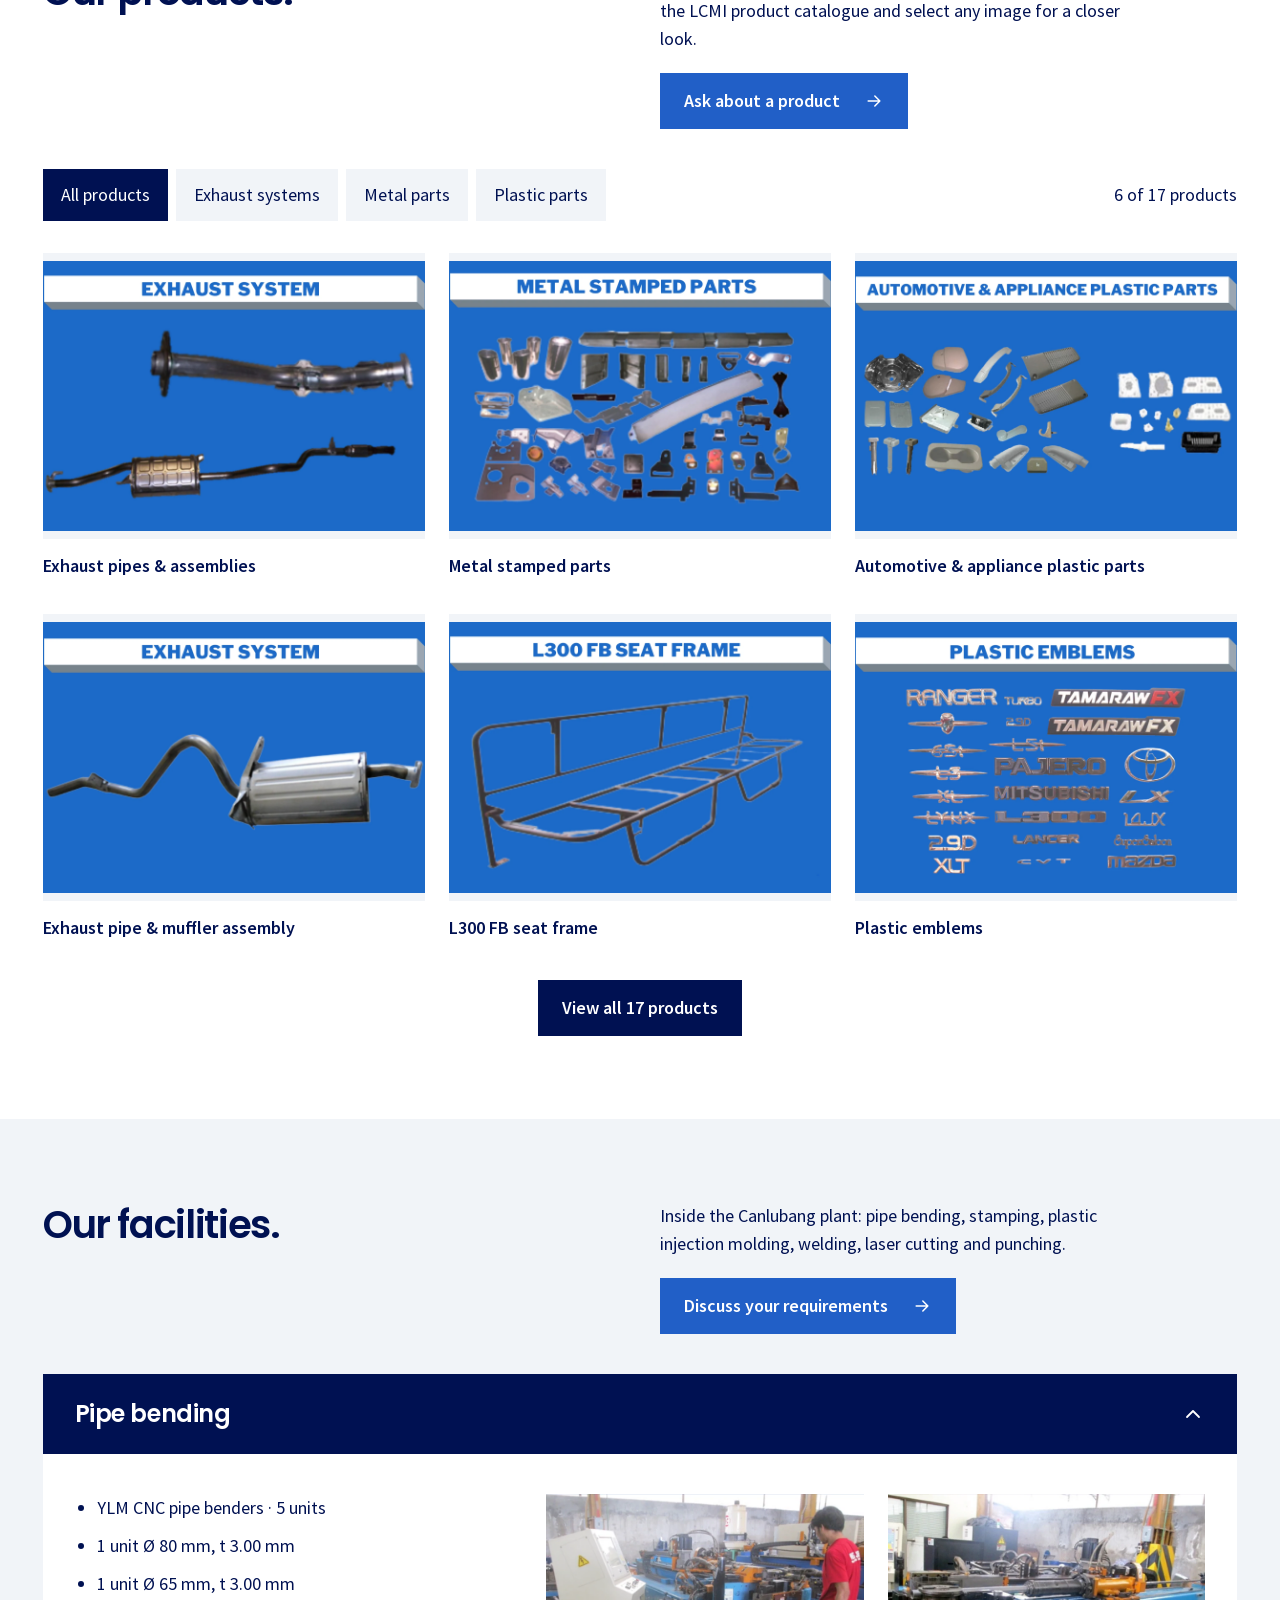
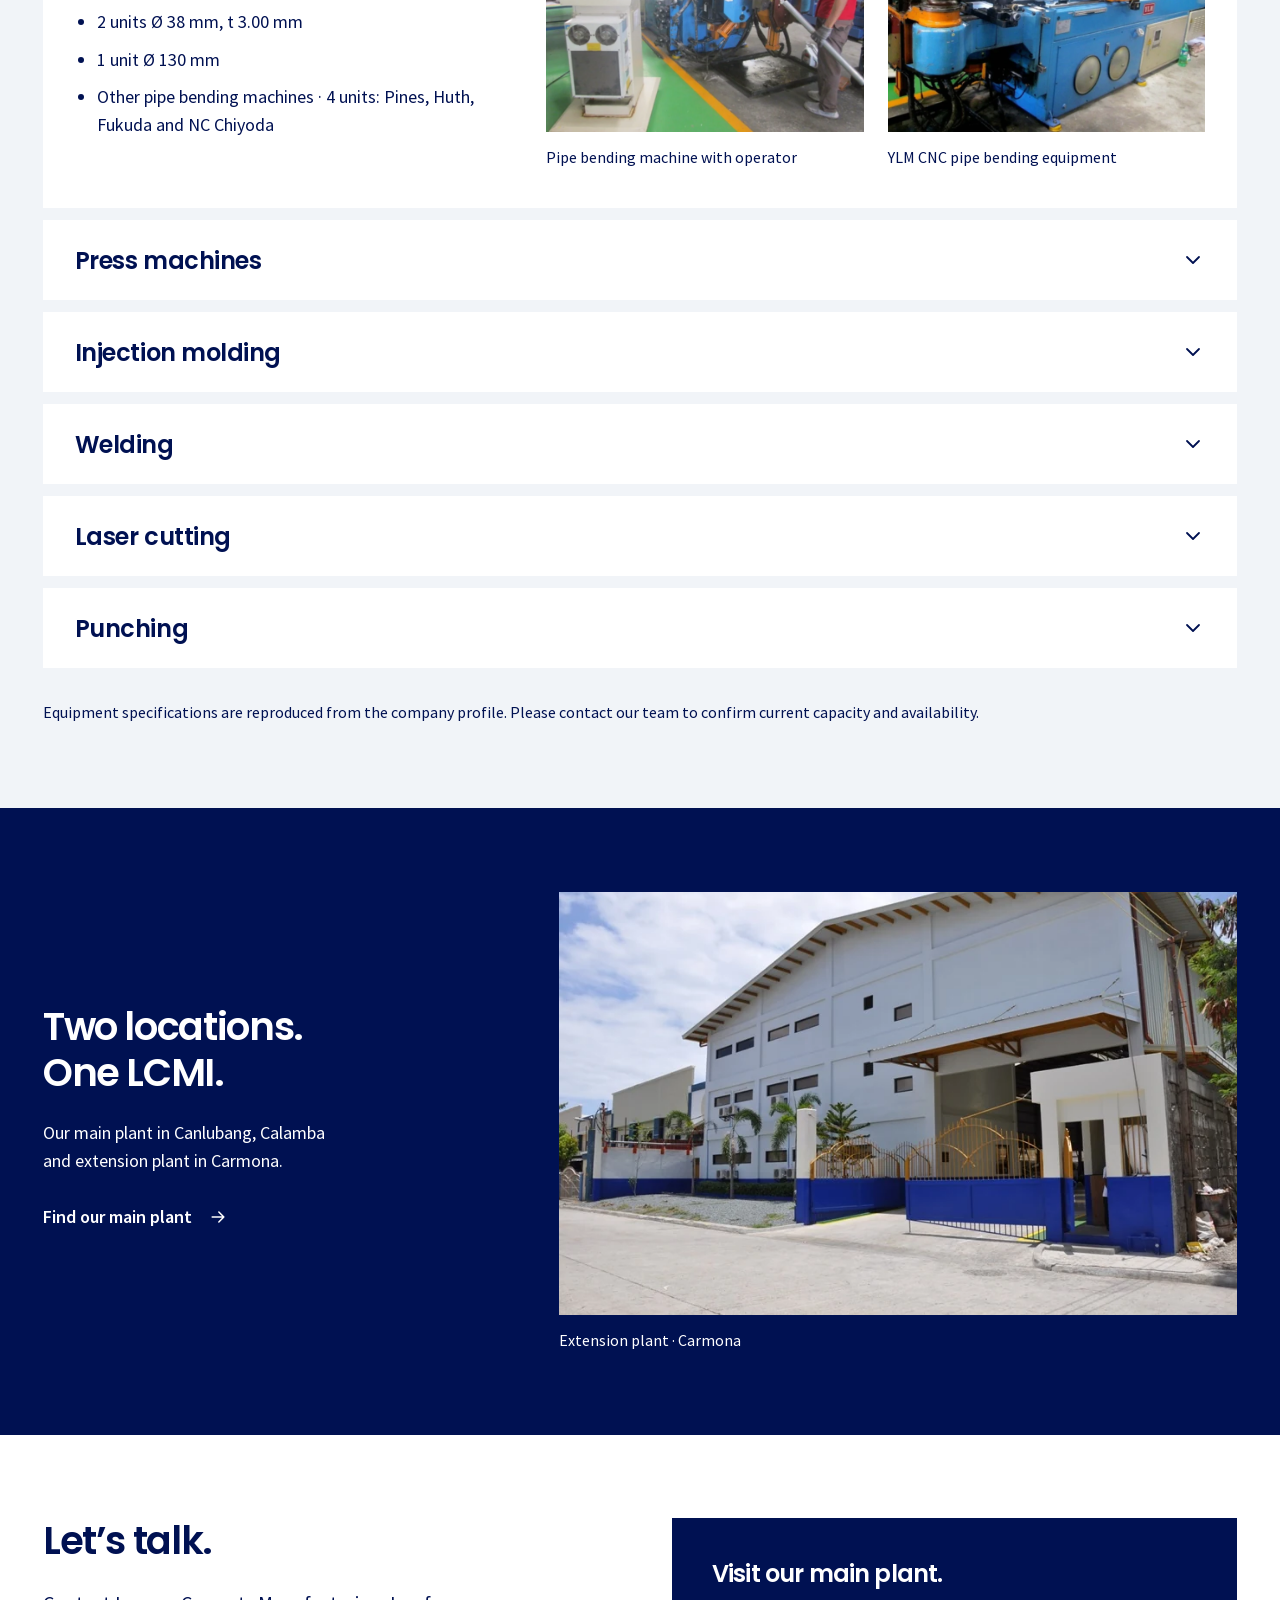
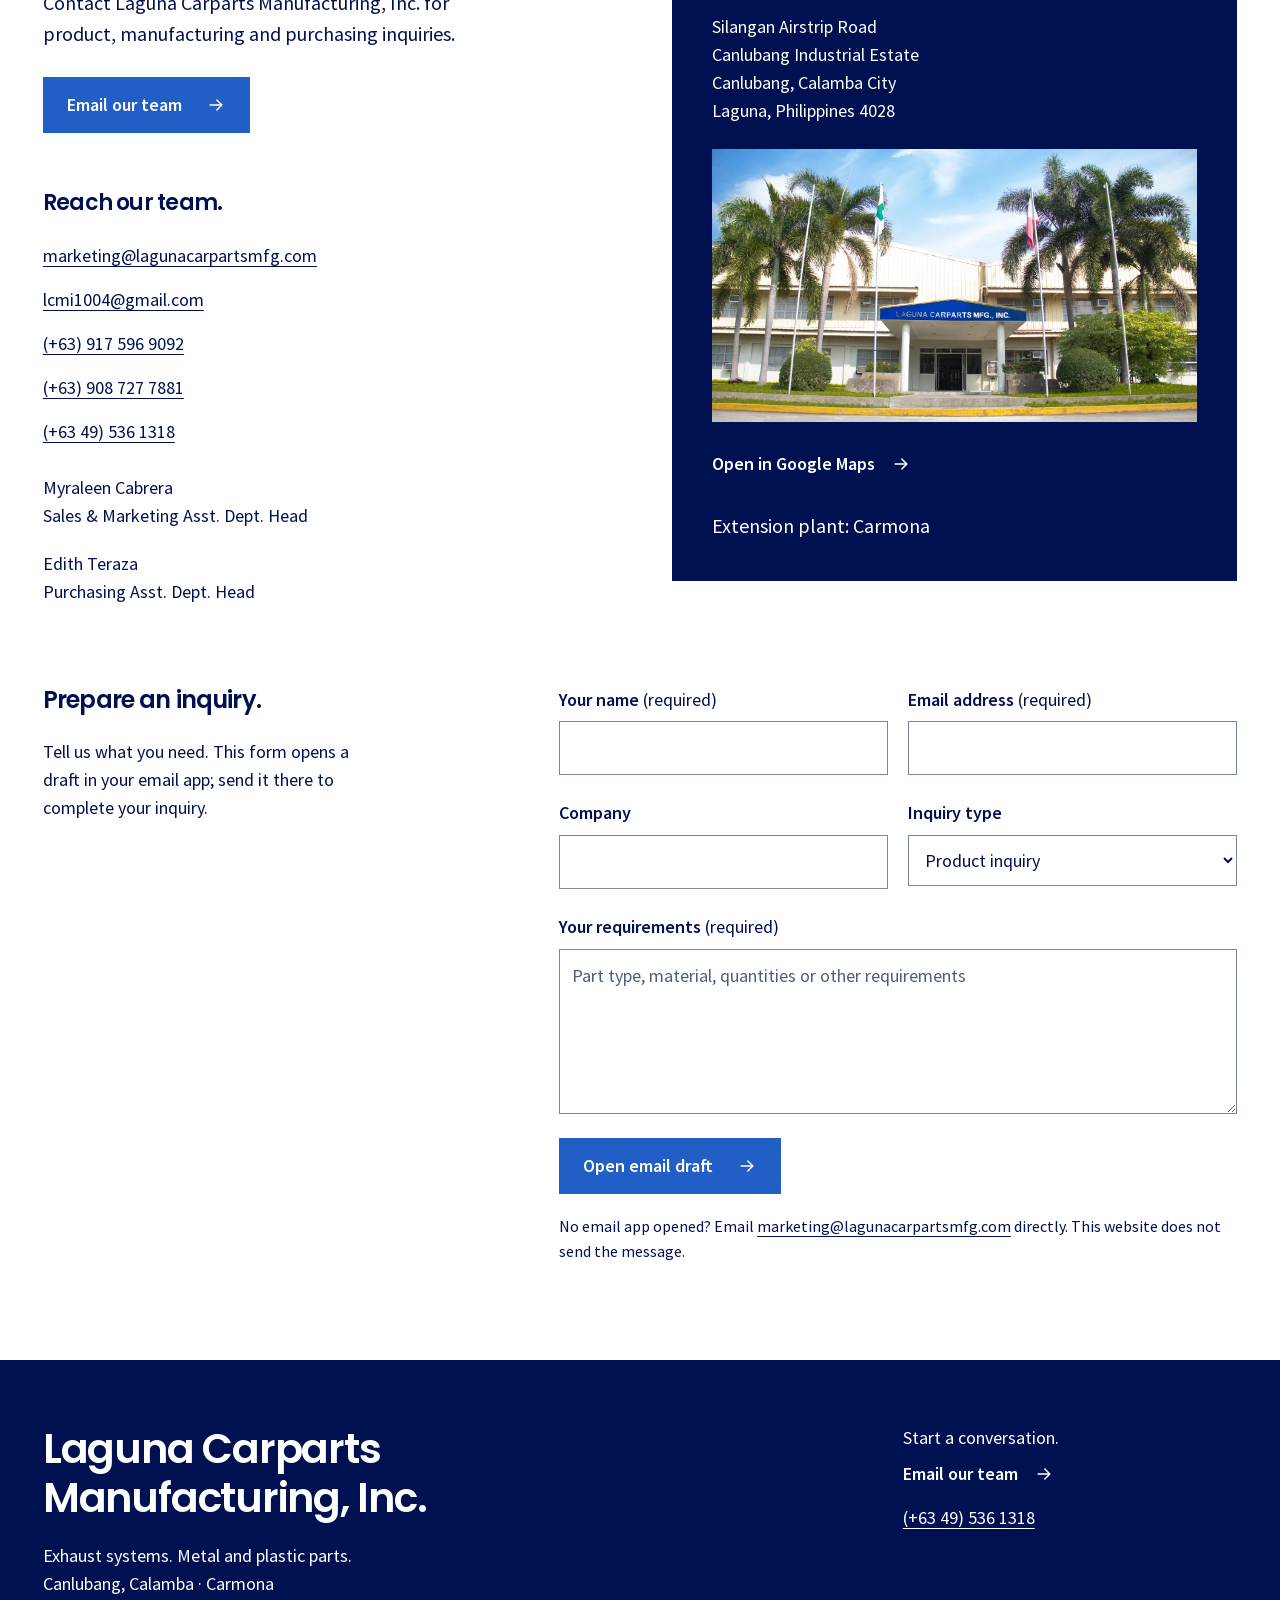
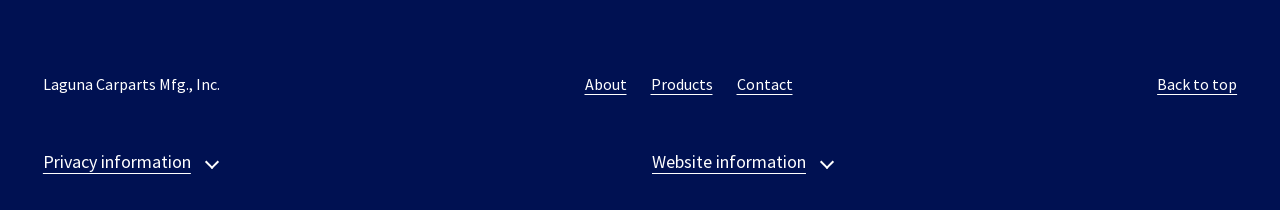
<file: products.html>
<!doctype html>
<html lang="en">
  <head>
    <meta charset="utf-8" />
    <meta name="viewport" content="width=device-width,initial-scale=1" />
    <title>Our products | Laguna Carparts Mfg., Inc.</title>
    <meta name="robots" content="noindex" />
    <link rel="canonical" href="index.html" />
    <meta http-equiv="refresh" content="0;url=index.html#products" />
    <script src="js/redirect.js" data-section="products"></script>
  </head>
  <body>
    <main>
      <h1>This content has moved.</h1>
      <p>
        <a href="index.html#products"
          >Continue to Laguna Carparts Manufacturing, Inc.</a
        >
      </p>
    </main>
  </body>
</html>
</file>
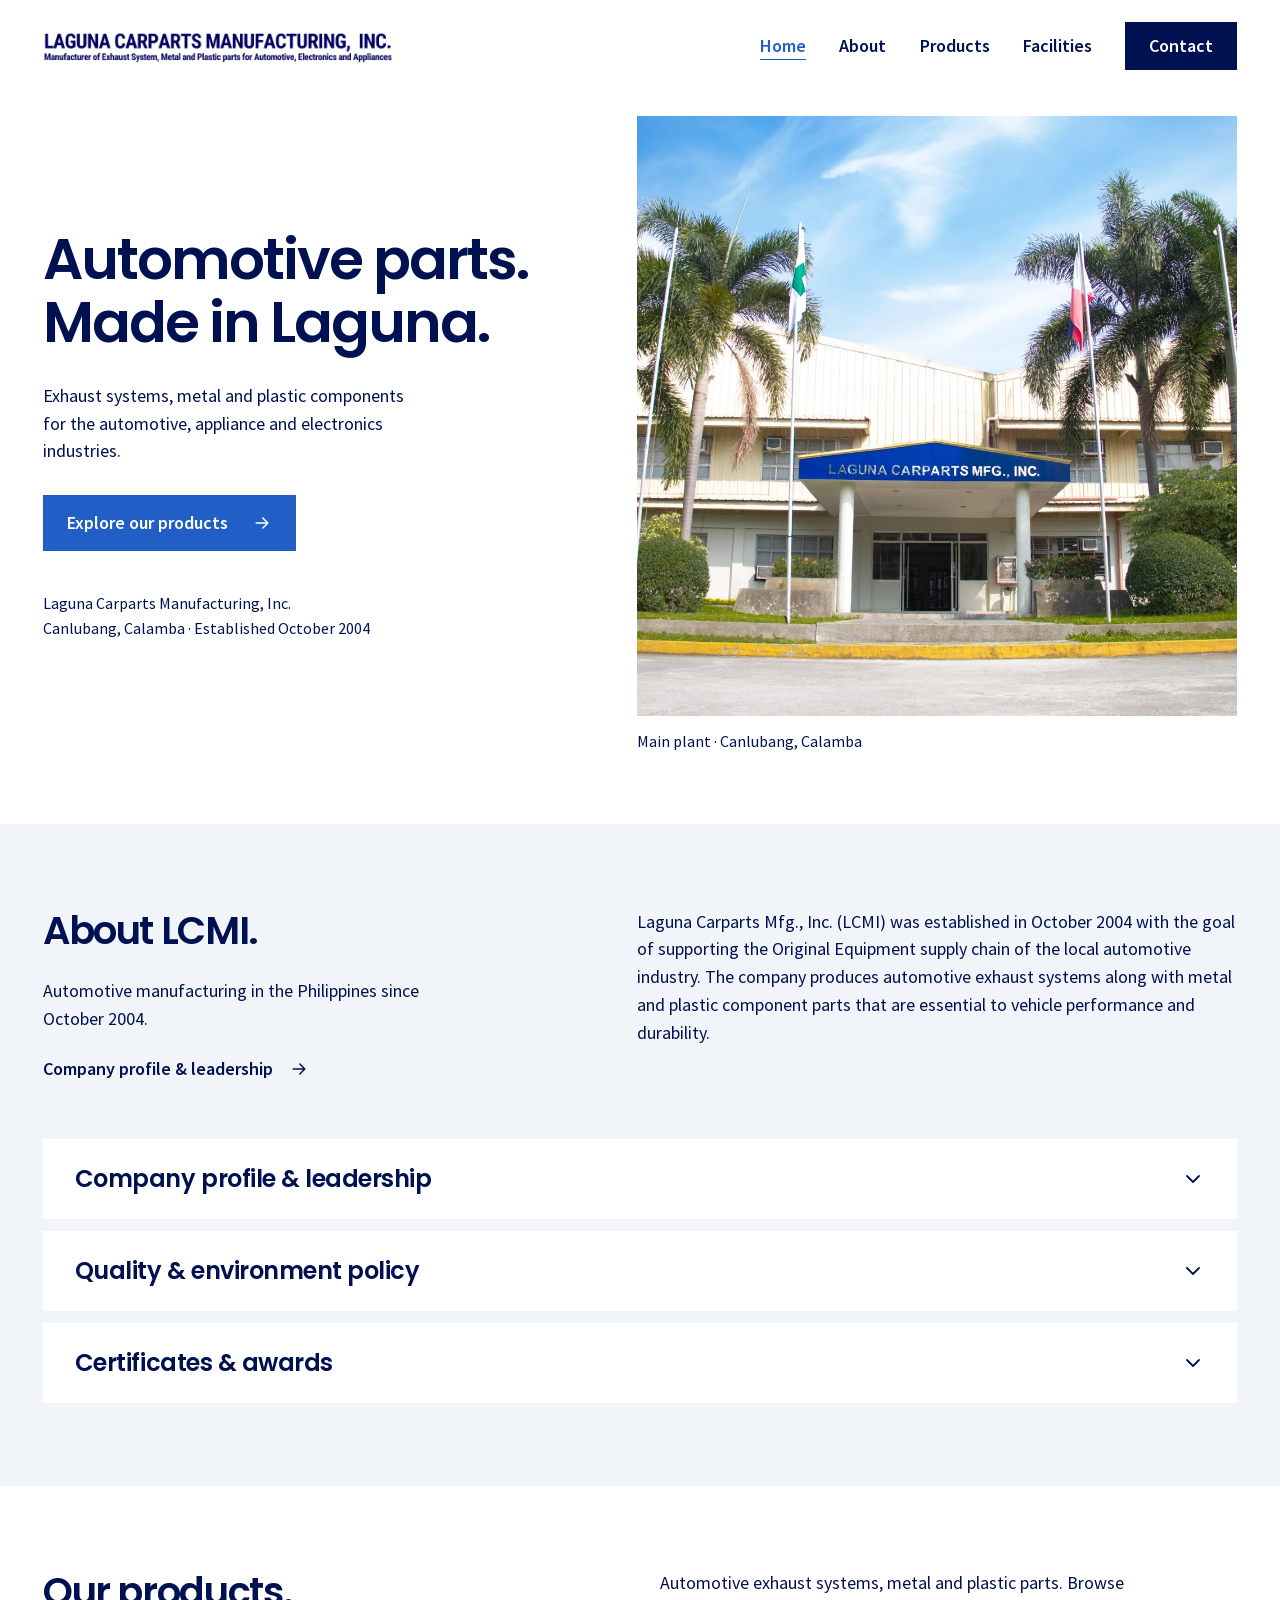
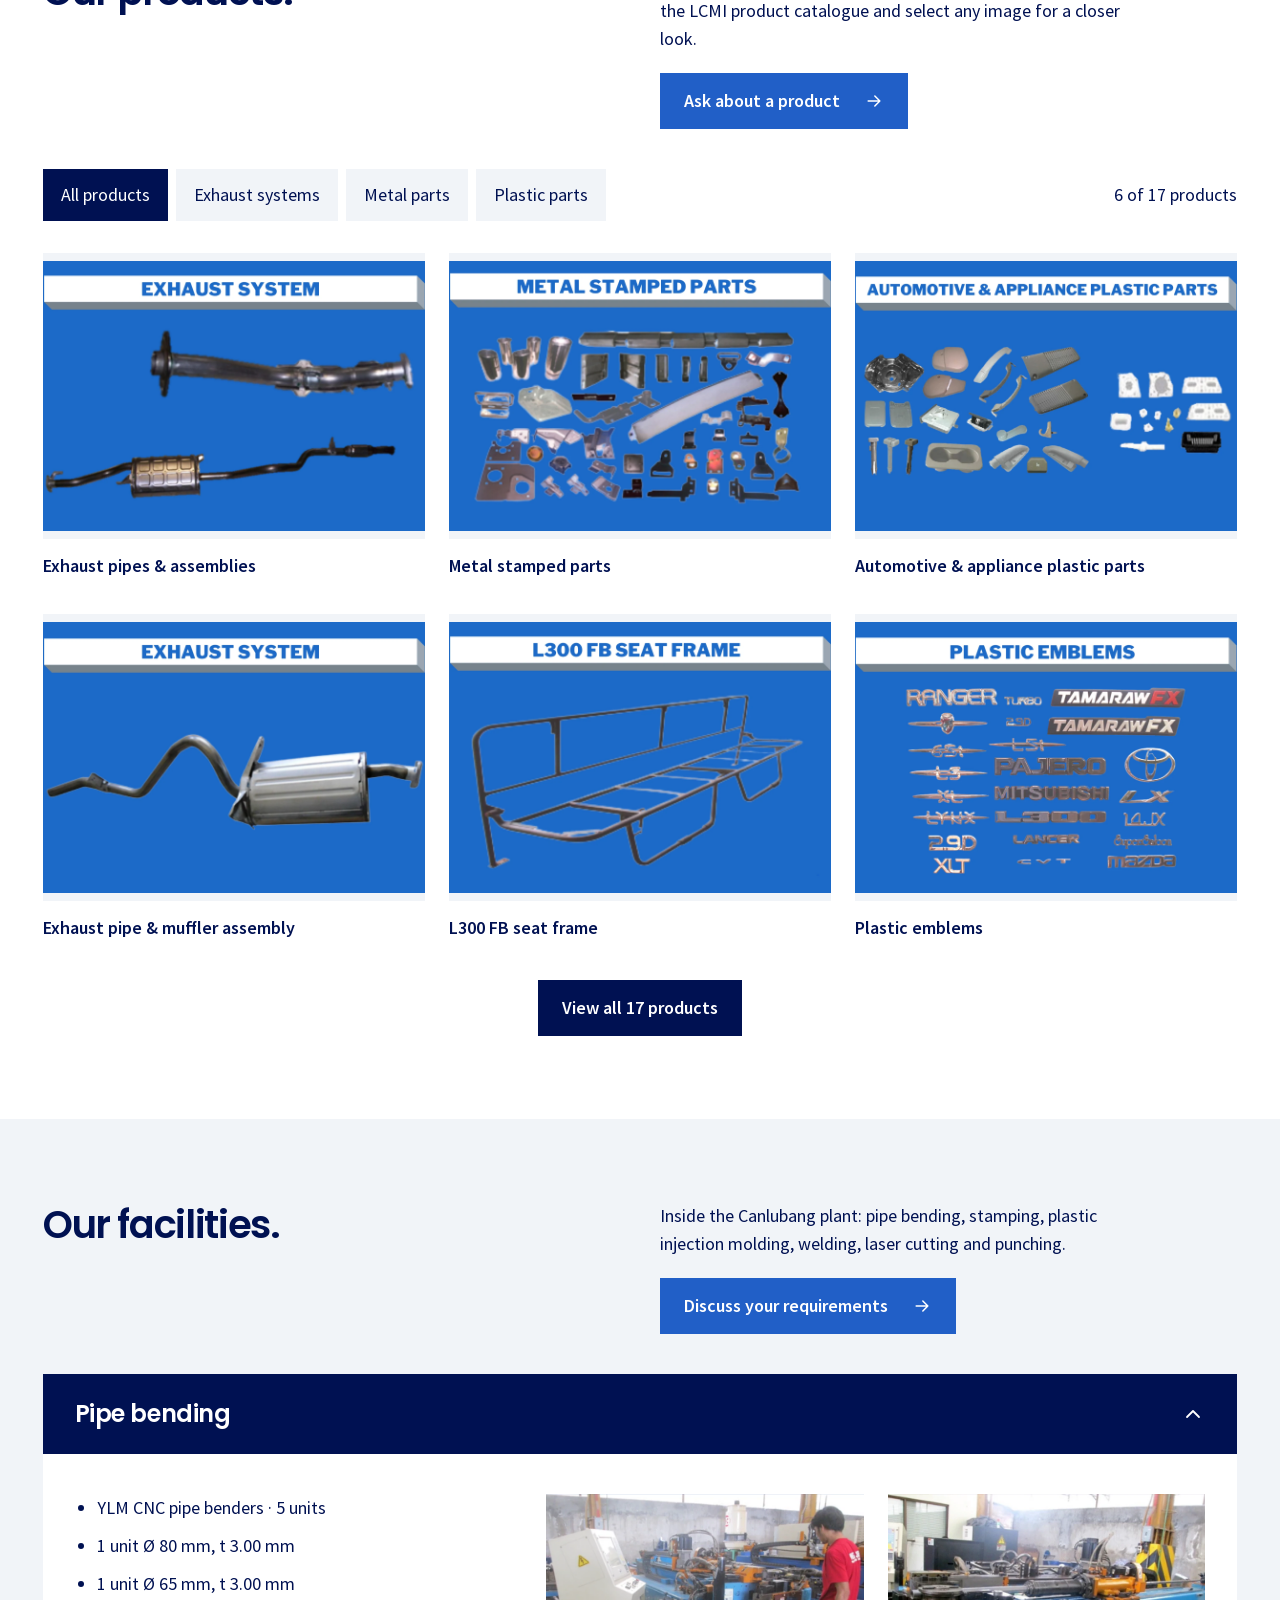
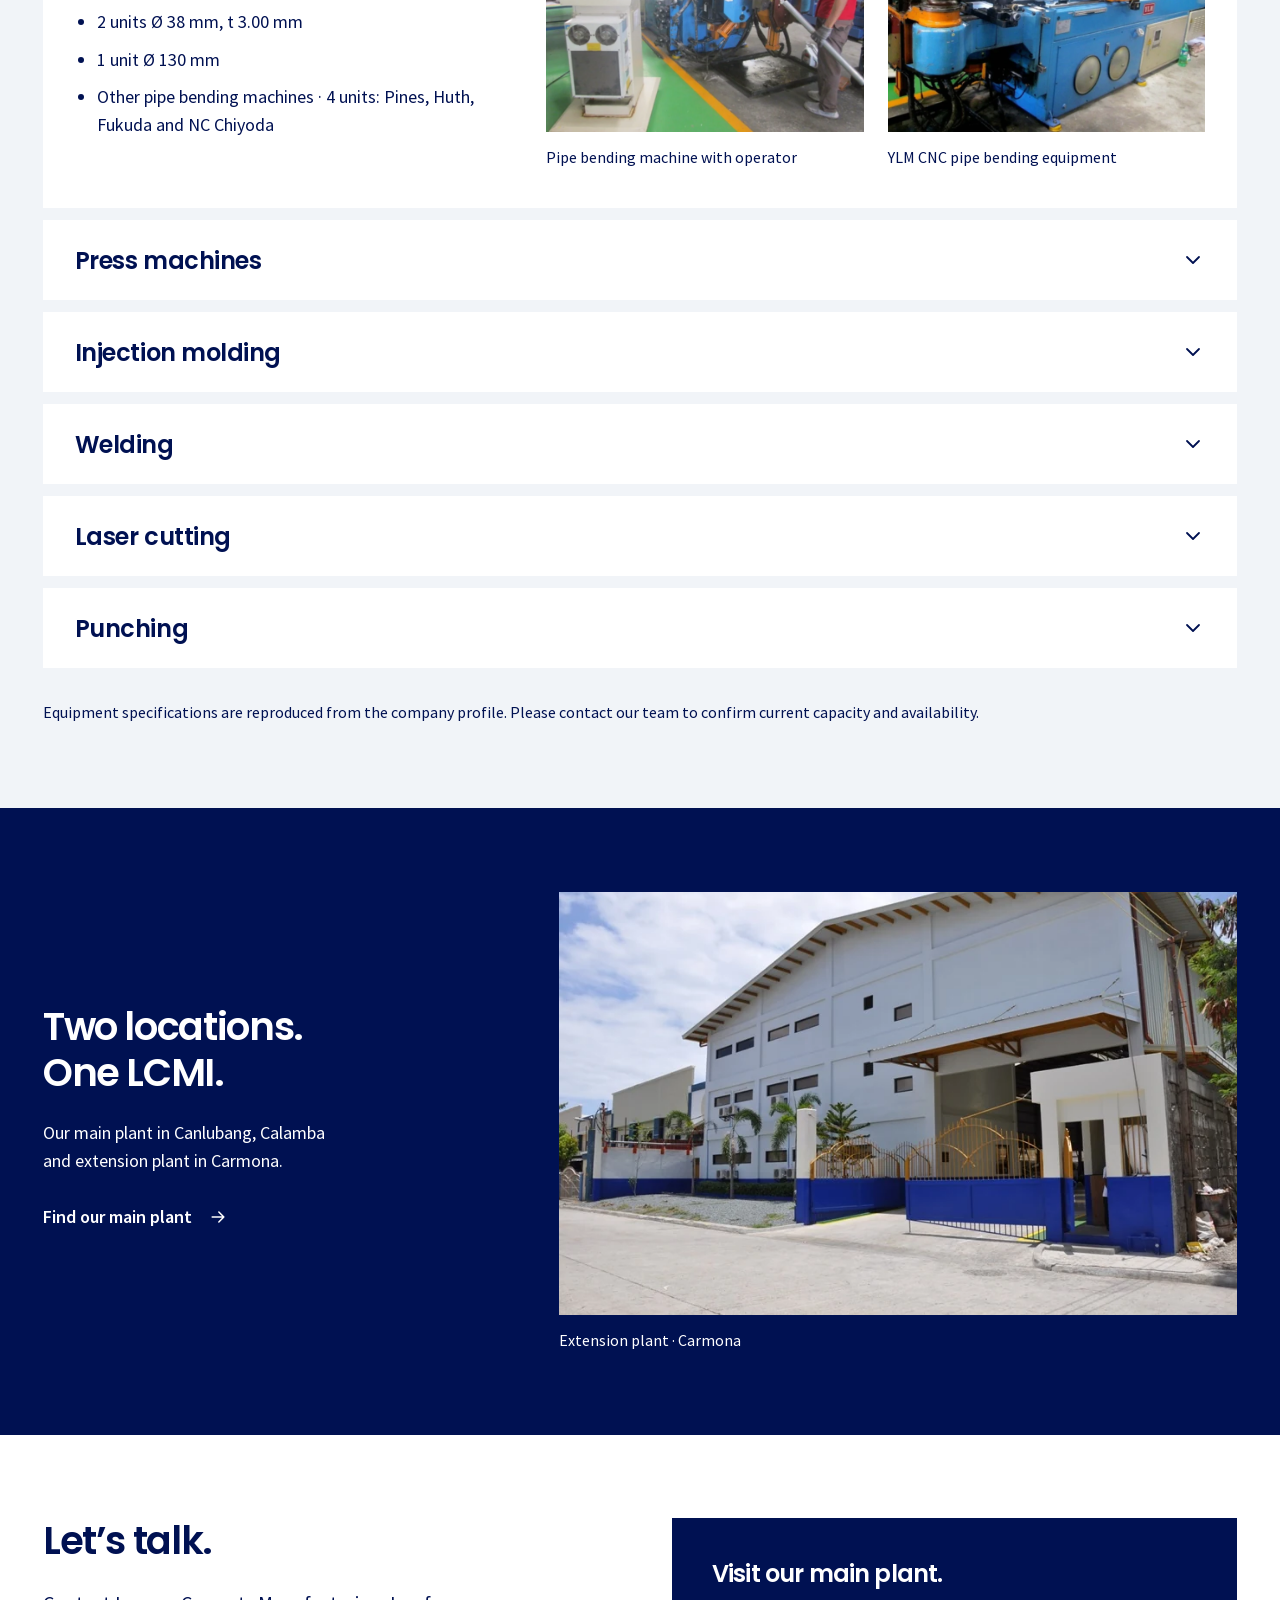
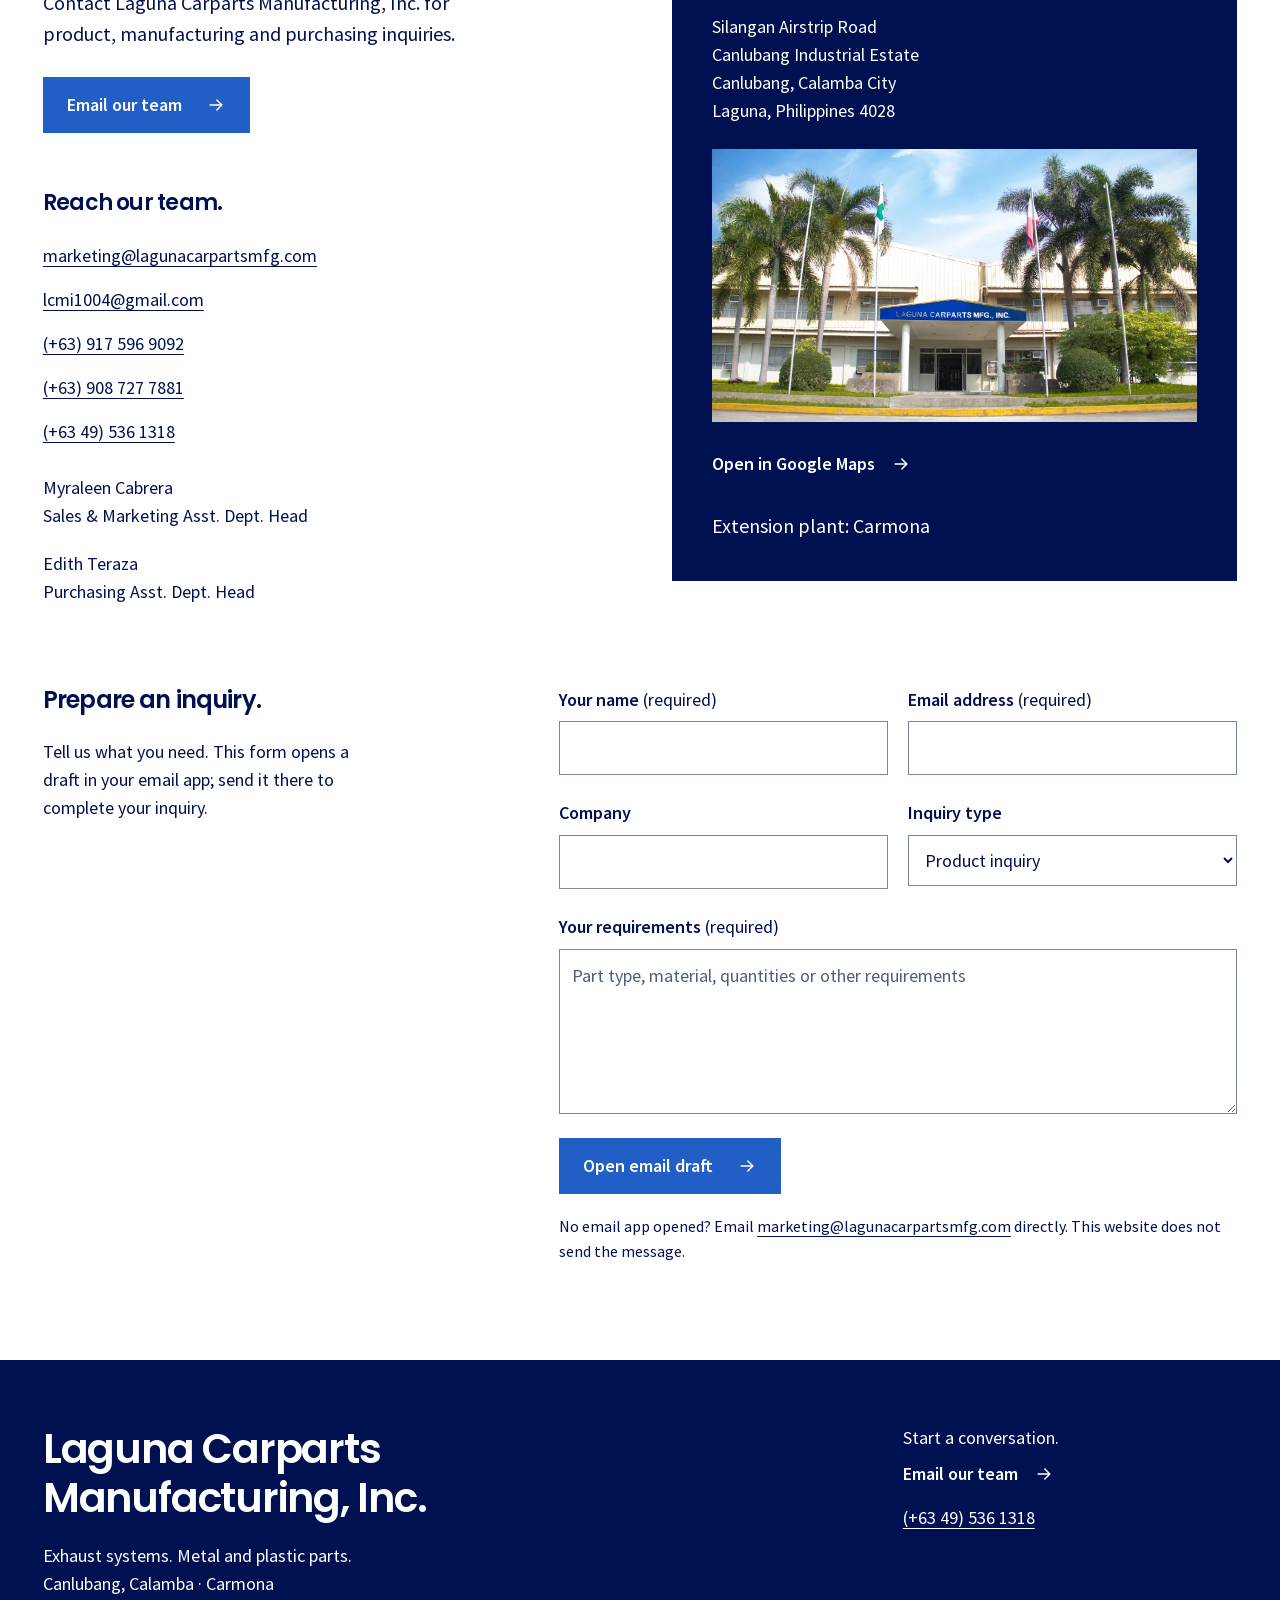
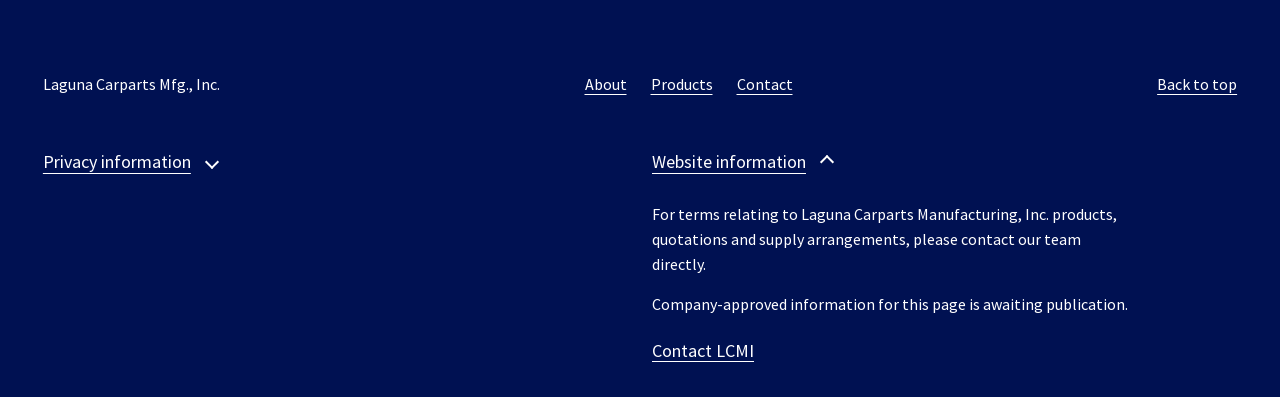
<file: terms-and-conditions.html>
<!doctype html>
<html lang="en">
  <head>
    <meta charset="utf-8" />
    <meta name="viewport" content="width=device-width,initial-scale=1" />
    <title>Website information | Laguna Carparts Mfg., Inc.</title>
    <meta name="robots" content="noindex" />
    <link rel="canonical" href="index.html" />
    <meta http-equiv="refresh" content="0;url=index.html#terms" />
    <script src="js/redirect.js" data-section="terms"></script>
  </head>
  <body>
    <main>
      <h1>This content has moved.</h1>
      <p>
        <a href="index.html#terms"
          >Continue to Laguna Carparts Manufacturing, Inc.</a
        >
      </p>
    </main>
  </body>
</html>
</file>
<file: assets/fonts/poppins.css>
@font-face {
  font-family: "Poppins";
  font-style: normal;
  font-weight: 600;
  font-display: swap;
  src: url(poppins-600.woff2) format("woff2");
}
@font-face {
  font-family: "Poppins";
  font-style: normal;
  font-weight: 700;
  font-display: swap;
  src: url(poppins-700.woff2) format("woff2");
}
</file>
<file: assets/fonts/source-sans-pro.css>
@font-face {
  font-family: "Source Sans Pro";
  font-style: normal;
  font-weight: 400;
  font-display: swap;
  src: url(source-sans-pro-400.woff2) format("woff2");
}
@font-face {
  font-family: "Source Sans Pro";
  font-style: normal;
  font-weight: 600;
  font-display: swap;
  src: url(source-sans-pro-600.woff2) format("woff2");
}
</file>
<file: css/site.css>
:root {
  color-scheme: light;
  --ink: #001152;
  --paper: #fff;
  --surface: #f1f4f8;
  --accent: #215fc7;
  --accent-hover: #164b9f;
  --on-ink: #fff;
  --muted-on-ink: #d8e4ff;
  --focus: #c15100;
  --field-border: #7886a5;
  --font-display: "Poppins", sans-serif;
  --font-body: "Source Sans Pro", sans-serif;
  --gutter: clamp(20px, 3.35vw, 64px);
  --space-section: clamp(64px, 7vw, 112px);
  --ease-out: cubic-bezier(0.16, 1, 0.3, 1);
}
* {
  box-sizing: border-box;
}
html {
  scroll-behavior: smooth;
  scroll-padding-top: 24px;
  scrollbar-color: var(--accent) var(--surface);
}
body {
  margin: 0;
  background: var(--paper);
  color: var(--ink);
  font: 400 18px/1.55 var(--font-body);
}
::selection {
  color: var(--on-ink);
  background: var(--accent);
}
a {
  color: inherit;
  text-underline-offset: 0.22em;
  text-decoration-thickness: 0.08em;
}
a:hover {
  text-decoration-thickness: 0.13em;
}
button,
input,
select,
textarea {
  font: inherit;
  color: inherit;
}
button,
select {
  cursor: pointer;
}
button,
a {
  -webkit-tap-highlight-color: transparent;
}
:focus-visible {
  outline: 3px solid var(--focus);
  outline-offset: 5px;
}
main:focus {
  outline: none;
}
img {
  display: block;
  width: 100%;
  height: auto;
}
figure,
p,
h1,
h2,
h3,
dl,
dd {
  margin: 0;
}
p + p {
  margin-top: 1.15em;
}
h1,
h2,
h3 {
  font-family: var(--font-display);
  font-weight: 600;
  letter-spacing: -0.035em;
  text-wrap: balance;
}
h1 {
  font-size: clamp(38px, 4.35vw, 68px);
  line-height: 1.12;
}
h2 {
  font-size: clamp(28px, 3vw, 44px);
  line-height: 1.18;
}
h3 {
  font-size: 22px;
  line-height: 1.3;
}
svg {
  flex: 0 0 auto;
}
[hidden] {
  display: none !important;
}
.wrap {
  width: min(100%, 1760px);
  margin-inline: auto;
  padding-inline: var(--gutter);
}
.site-header {
  background: var(--paper);
}
.header-inner {
  display: flex;
  align-items: center;
  justify-content: space-between;
  gap: 36px;
  min-height: 108px;
}
.brand {
  display: block;
  width: clamp(250px, 28vw, 350px);
  flex: 0 1 350px;
}
.brand img {
  width: 100%;
  height: auto;
}
#site-nav {
  display: flex;
  align-items: center;
  gap: clamp(20px, 2.6vw, 40px);
}
#site-nav a {
  display: inline-flex;
  align-items: center;
  min-height: 48px;
  font-weight: 600;
  text-decoration: none;
}
#site-nav a:hover,
#site-nav [aria-current] {
  color: var(--accent);
  text-decoration: underline;
  text-underline-offset: 0.4em;
}
#site-nav a:last-child {
  background: var(--ink);
  color: var(--on-ink);
  padding: 0 24px;
}
#site-nav a:last-child:hover {
  background: var(--accent);
}
.menu-toggle {
  display: none;
  border: 0;
  background: var(--surface);
  padding: 12px;
  min-height: 48px;
  align-items: center;
  gap: 12px;
}
.skip-link {
  position: fixed;
  top: 12px;
  left: 12px;
  z-index: 20;
  background: var(--ink);
  color: var(--on-ink);
  padding: 12px 20px;
  transform: translateY(-160%);
}
.skip-link:focus {
  transform: translateY(0);
}
.button {
  display: inline-flex;
  justify-content: center;
  align-items: center;
  gap: 24px;
  min-height: 52px;
  padding: 14px 24px;
  border: 0;
  background: var(--accent);
  color: var(--on-ink);
  font-weight: 600;
  text-decoration: none;
}
.button:hover {
  background: var(--accent-hover);
}
.button:active {
  transform: translateY(2px);
}
.text-link {
  display: inline-flex;
  align-items: center;
  gap: 16px;
  min-height: 44px;
  font-weight: 600;
  text-decoration: none;
}
.text-link:hover {
  color: var(--accent);
  text-decoration: underline;
}
.home-hero {
  display: grid;
  grid-template-columns: 0.9fr 1.1fr;
  align-items: stretch;
  gap: clamp(32px, 4vw, 64px);
  padding-top: 32px;
  padding-bottom: var(--space-section);
}
.hero-copy {
  padding-block: clamp(24px, 4vw, 64px);
  align-self: center;
}
.hero-copy > p:first-of-type {
  max-width: 42ch;
  margin-top: 28px;
  font-size: 20px;
}
.hero-copy .button {
  margin-top: 30px;
}
.hero-copy .hero-location {
  font-size: 16px;
  margin-top: 40px;
}
.hero-photo {
  align-self: stretch;
  display: flex;
  flex-direction: column;
}
.hero-photo .image-preview {
  flex: 1;
  min-height: 620px;
}
.hero-photo img {
  height: 100%;
  object-fit: cover;
  object-position: center;
}
figcaption {
  margin-top: 14px;
  font-size: 16px;
  line-height: 1.4;
}
.image-preview {
  position: relative;
  display: block;
  overflow: hidden;
  background: var(--surface);
  text-decoration: none;
}
.image-hint {
  position: absolute;
  bottom: 14px;
  right: 14px;
  display: inline-flex;
  gap: 12px;
  align-items: center;
  padding: 8px 12px;
  background: var(--paper);
  color: var(--ink);
  font-size: 16px;
  opacity: 0;
  transform: translateY(6px);
}
.image-preview:hover .image-hint,
.image-preview:focus-visible .image-hint {
  opacity: 1;
  transform: translateY(0);
}
.section-heading {
  display: grid;
  grid-template-columns: 1fr 1fr;
  gap: 40px;
  align-items: start;
  margin-bottom: 40px;
}
.section-heading h2 {
  max-width: 19ch;
}
.section-heading p {
  max-width: 48ch;
}
.section-heading .text-link {
  margin-top: 14px;
}
.company-intro {
  padding-block: var(--space-section);
  background: var(--surface);
}
.intro-copy {
  display: grid;
  grid-template-columns: 1fr 1fr;
  gap: 24px 48px;
}
.intro-copy p {
  margin: 0;
  max-width: 68ch;
}
.intro-copy p:first-child {
  grid-row: span 2;
}
.capabilities {
  padding-block: var(--space-section);
}
.capability-pictures {
  display: grid;
  grid-template-columns: 1.3fr 1fr 1fr;
  gap: 24px;
}
.capability-pictures .image-preview {
  height: 360px;
}
.capability-pictures img {
  height: 100%;
  object-fit: cover;
}
.plant-section {
  background: var(--ink);
  color: var(--on-ink);
  padding-block: var(--space-section);
}
.plant-layout {
  display: grid;
  grid-template-columns: 0.8fr 1.2fr;
  gap: 64px;
  align-items: center;
}
.plant-layout p {
  max-width: 34ch;
  margin-top: 24px;
}
.plant-layout .text-link {
  margin-top: 20px;
}
.plant-layout .text-link:hover {
  color: var(--muted-on-ink);
}
.plant-layout img {
  aspect-ratio: 16/10;
  object-fit: cover;
}
.inquiry {
  padding-block: var(--space-section);
}
.inquiry .section-heading {
  margin: 0;
}
.page-intro {
  padding-block: 64px;
}
.page-intro > p {
  max-width: 66ch;
  margin-top: 24px;
  font-size: 20px;
}
.page-intro > .button {
  margin-top: 28px;
}
.filter-bar {
  display: flex;
  align-items: center;
  justify-content: space-between;
  gap: 24px;
  margin-bottom: 32px;
}
.filter-options {
  display: flex;
  flex-wrap: wrap;
  gap: 8px;
}
.filter-options button {
  padding: 12px 18px;
  min-height: 48px;
  background: var(--surface);
  border: 0;
}
.filter-options button:hover {
  color: var(--accent);
}
.filter-options [aria-pressed="true"] {
  color: var(--on-ink);
  background: var(--ink);
}
.filter-options [aria-pressed="true"]:hover {
  color: var(--on-ink);
  background: var(--accent-hover);
}
#product-count {
  flex: 0 0 auto;
}
.product-grid {
  display: grid;
  grid-template-columns: repeat(3, minmax(0, 1fr));
  gap: 40px 24px;
}
.product .image-preview {
  background: var(--surface);
}
.product img {
  aspect-ratio: 4/3;
  object-fit: contain;
}
.product figcaption {
  font-size: 20px;
  font-weight: 600;
}
.section-nav {
  display: flex;
  flex-wrap: wrap;
  gap: 8px 24px;
  margin-top: 40px;
}
.section-nav a {
  display: inline-flex;
  align-items: center;
  min-height: 44px;
}
.equipment-section {
  padding-block: 64px;
  scroll-margin-top: 24px;
}
.equipment-section:nth-of-type(even) {
  background: var(--surface);
}
.equipment-layout {
  display: grid;
  grid-template-columns: 0.9fr 1.4fr;
  gap: 48px;
}
.equipment-copy h2 {
  margin-bottom: 24px;
}
.spec-list {
  padding-left: 22px;
  margin: 0;
}
.spec-list li + li {
  margin-top: 10px;
}
.equipment-photos {
  display: grid;
  grid-template-columns: 1fr 1fr;
  gap: 24px;
  align-content: start;
}
.equipment-photos .image-preview {
  aspect-ratio: 4/3;
  background: var(--paper);
}
.equipment-photos img {
  position: absolute;
  inset: 0;
  height: 100%;
  object-fit: cover;
  object-position: center;
}
/* These source documents include blank paper beneath the actual photograph. */
.equipment-photos .image-preview--padded img {
  width: var(--preview-image-width, 100%);
  height: auto;
  aspect-ratio: auto;
}
.source-note {
  font-size: 16px;
  max-width: 80ch;
  margin-top: 32px;
}
.profile-section,
.people-section,
.quality-section,
.records-section {
  padding-block: 48px;
}
.profile-layout {
  display: grid;
  grid-template-columns: 1fr 1fr;
  gap: 48px;
  align-items: start;
}
.profile-layout img {
  aspect-ratio: 4/3;
  object-fit: cover;
}
.profile-details {
  display: grid;
  grid-template-columns: repeat(2, minmax(0, 1fr));
  gap: 24px;
}
.profile-details > div:last-child {
  grid-column: 1 / -1;
}
dt {
  font-weight: 600;
}
dd {
  margin-top: 4px;
}
.officers {
  display: grid;
  grid-template-columns: 1fr 1fr;
  gap: 24px;
}
.officers dt {
  font-size: 16px;
}
.officers dd {
  font-size: 22px;
}
.profile-contacts {
  margin-top: 40px;
  padding: 32px;
  background: var(--surface);
}
.profile-contacts ul {
  display: grid;
  grid-template-columns: repeat(3, minmax(0, 1fr));
  gap: 24px;
  padding: 0;
  margin: 24px 0 12px;
  list-style: none;
}
.profile-contacts strong,
.profile-contacts span {
  display: block;
}
.profile-contacts span {
  margin-top: 4px;
  font-size: 16px;
}
.policy-layout {
  display: grid;
  grid-template-columns: repeat(2, minmax(0, 1fr));
  gap: 24px 48px;
  align-items: start;
}
.policy-commitments {
  grid-column: 2;
  grid-row: 1 / span 2;
}
.policy-close {
  grid-column: 1;
}
.policy-close p:last-child {
  font-weight: 600;
}
.policy-principles {
  padding-left: 24px;
  margin: 24px 0 0;
}
.policy-principles li + li {
  margin-top: 12px;
}
.quality-section {
  background: var(--surface);
  margin-block: 32px;
  padding-block: 64px;
}
.record-list {
  padding-left: 24px;
  margin-bottom: 40px;
}
.record-list li + li {
  margin-top: 12px;
}
.record-group + .record-group {
  margin-top: 48px;
}
.record-group h3 {
  margin-bottom: 24px;
}
.record-grid {
  display: grid;
  grid-template-columns: repeat(4, minmax(0, 1fr));
  gap: 32px 24px;
}
.record-grid .image-preview {
  aspect-ratio: 3/4;
  background: var(--surface);
}
.record-grid img {
  position: absolute;
  inset: 0;
  height: 100%;
  object-fit: contain;
}
.record-grid--awards .image-preview {
  aspect-ratio: 4/3;
  background: var(--paper);
}
.record-grid--awards img {
  object-fit: cover;
}
.record-grid--awards figure:last-child img {
  object-fit: contain;
}
.contact-intro {
  display: grid;
  grid-template-columns: 1fr 1fr;
  gap: 64px;
  padding-block: 64px;
}
.contact-intro > div > p {
  max-width: 45ch;
  margin-top: 24px;
  font-size: 20px;
}
.contact-intro .button {
  margin-top: 28px;
}
.contact-details {
  margin-top: 56px;
}
.contact-details h2 {
  margin-bottom: 20px;
}
.contact-details a {
  display: flex;
  align-items: center;
  min-height: 44px;
  overflow-wrap: anywhere;
}
.contact-details p {
  margin-top: 20px;
}
.location-panel {
  align-self: start;
  padding: 40px;
  color: var(--on-ink);
  background: var(--ink);
}
.location-panel h2 {
  font-size: clamp(26px, 2.5vw, 36px);
}
address {
  margin-block: 24px;
  font-style: normal;
}
.location-panel .image-preview {
  margin-bottom: 20px;
}
.location-panel img {
  aspect-ratio: 16/10;
  object-fit: cover;
}
.location-panel .text-link:hover {
  color: var(--muted-on-ink);
}
.location-panel > p {
  font-size: 16px;
  margin-top: 12px;
}
.inquiry-form-section {
  display: grid;
  grid-template-columns: 0.8fr 1.2fr;
  gap: 64px;
  padding-block: 64px 96px;
}
.inquiry-form-section > div p {
  max-width: 34ch;
  margin-top: 24px;
}
.field-row {
  display: grid;
  grid-template-columns: 1fr 1fr;
  gap: 20px;
}
.field {
  display: flex;
  flex-direction: column;
  gap: 8px;
  margin-bottom: 24px;
}
.field label {
  font-weight: 600;
}
.field label span {
  font-weight: 400;
}
input,
select,
textarea {
  width: 100%;
  min-width: 0;
  border: 1px solid var(--field-border);
  background: var(--paper);
  border-radius: 0;
  padding: 12px;
  caret-color: var(--accent);
}
input,
select {
  min-height: 50px;
}
textarea {
  resize: vertical;
}
input::placeholder,
textarea::placeholder {
  color: #4e5d7e;
  opacity: 1;
}
input:user-invalid,
textarea:user-invalid {
  border: 2px solid #ae2515;
}
.form-note {
  font-size: 16px;
  margin-top: 20px;
  overflow-wrap: anywhere;
}
#form-status:not(:empty) {
  padding: 16px;
  margin-top: 20px;
  background: var(--surface);
}
.legal-page {
  max-width: 980px;
  padding-bottom: 96px;
}
.site-footer {
  background: var(--ink);
  color: var(--on-ink);
  padding-block: 64px 24px;
}
.footer-main {
  display: flex;
  justify-content: space-between;
  gap: 48px;
}
.footer-name {
  display: block;
  font: 600 clamp(26px, 3.2vw, 46px) / 1.2 var(--font-display);
  letter-spacing: -0.03em;
  text-decoration: none;
}
.footer-main p {
  margin-top: 20px;
}
.footer-contact {
  min-width: 28%;
}
.footer-contact > p {
  margin-top: 0;
}
.footer-contact a {
  display: flex;
  min-height: 44px;
  align-items: center;
}
.site-footer a:hover {
  color: var(--muted-on-ink);
}
.footer-bottom {
  display: flex;
  flex-wrap: wrap;
  align-items: center;
  justify-content: space-between;
  gap: 24px;
  margin-top: 64px;
  font-size: 16px;
}
.footer-bottom nav {
  display: flex;
  flex-wrap: wrap;
  gap: 8px 24px;
}
.footer-bottom a {
  display: inline-flex;
  align-items: center;
  min-height: 44px;
}
@media (max-width: 1050px) {
  .header-inner {
    gap: 20px;
  }
  #site-nav {
    gap: 20px;
  }
  .brand {
    max-width: 290px;
  }
  .home-hero {
    gap: 32px;
  }
  .hero-photo .image-preview {
    min-height: 440px;
  }
  .contact-intro,
  .inquiry-form-section {
    gap: 32px;
  }
  .profile-layout {
    grid-template-columns: 1fr;
  }
  .profile-layout img {
    aspect-ratio: 16/9;
  }
}
@media (max-width: 850px) {
  .record-grid {
    grid-template-columns: repeat(2, minmax(0, 1fr));
  }
  .header-inner {
    min-height: 88px;
    flex-wrap: wrap;
    padding-block: 12px;
  }
  .brand {
    max-width: 280px;
    flex-basis: 60%;
  }
  .menu-toggle:not([hidden]) {
    display: inline-flex;
  }
  #site-nav {
    width: 100%;
    justify-content: space-between;
    flex-wrap: wrap;
  }
  .js #site-nav:not(.is-open) {
    display: none;
  }
  .js #site-nav.is-open {
    display: grid;
    grid-template-columns: 1fr 1fr;
    gap: 8px 24px;
    padding-block: 12px;
  }
  #site-nav a {
    padding: 8px 12px;
  }
  #site-nav a:last-child {
    justify-content: center;
  }
  .home-hero {
    grid-template-columns: 1fr 1fr;
    padding-top: 20px;
  }
  .hero-copy {
    padding-block: 20px;
  }
  .hero-copy h1 {
    font-size: 38px;
  }
  .hero-copy > p:first-of-type {
    font-size: 18px;
  }
  .hero-copy .hero-location {
    margin-top: 24px;
  }
  .hero-photo .image-preview {
    min-height: 400px;
  }
  .capability-pictures {
    gap: 16px;
  }
  .capability-pictures .image-preview {
    height: 260px;
  }
  .plant-layout,
  .equipment-layout,
  .profile-layout {
    gap: 32px;
  }
  .equipment-layout {
    grid-template-columns: 0.9fr 1.1fr;
  }
  .equipment-photos {
    grid-template-columns: 1fr;
  }
  .product-grid {
    grid-template-columns: repeat(2, minmax(0, 1fr));
  }
  .location-panel {
    padding: 28px;
  }
  .contact-intro {
    gap: 28px;
  }
  .field-row {
    grid-template-columns: 1fr;
    gap: 0;
  }
  .footer-bottom {
    gap: 12px;
  }
}
@media (max-width: 600px) {
  body {
    font-size: 18px;
  }
  h1 {
    font-size: 40px;
  }
  .header-inner {
    min-height: 80px;
    gap: 12px;
  }
  .brand {
    flex-basis: calc(100% - 112px);
  }
  .menu-toggle {
    gap: 8px;
    padding: 10px;
  }
  .home-hero {
    grid-template-columns: 1fr;
    gap: 28px;
    padding-top: 12px;
  }
  .hero-copy {
    padding: 12px 0 0;
  }
  .hero-copy h1 {
    font-size: clamp(34px, 9vw, 48px);
  }
  .hero-copy > p:first-of-type {
    max-width: 36ch;
    margin-top: 22px;
    font-size: 20px;
  }
  .hero-copy .button {
    margin-top: 24px;
  }
  .hero-copy .hero-location {
    margin-top: 24px;
  }
  .hero-photo .image-preview {
    min-height: 0;
  }
  .hero-photo img {
    aspect-ratio: 4/3;
    height: auto;
  }
  .section-heading {
    grid-template-columns: 1fr;
    gap: 20px;
    margin-bottom: 28px;
  }
  .section-heading h2 {
    max-width: 22ch;
  }
  .section-heading .text-link {
    margin-top: 10px;
  }
  .intro-copy {
    grid-template-columns: 1fr;
    gap: 24px;
  }
  .capability-pictures {
    grid-template-columns: 1fr;
    gap: 28px;
  }
  .capability-pictures .image-preview {
    height: auto;
  }
  .capability-pictures img {
    aspect-ratio: 4/3;
  }
  .plant-layout,
  .profile-layout,
  .equipment-layout,
  .contact-intro,
  .inquiry-form-section {
    grid-template-columns: 1fr;
    gap: 32px;
  }
  .plant-layout p {
    max-width: 42ch;
  }
  .page-intro {
    padding-block: 40px;
  }
  .page-intro > p {
    margin-top: 20px;
  }
  .filter-bar {
    align-items: flex-start;
    flex-direction: column;
    gap: 16px;
  }
  .filter-options {
    gap: 8px;
  }
  .filter-options button {
    padding: 12px 16px;
  }
  .product-grid {
    grid-template-columns: 1fr;
    gap: 32px;
  }
  .product figcaption {
    font-size: 20px;
  }
  .section-nav {
    gap: 4px 24px;
    margin-top: 24px;
  }
  .equipment-section {
    padding-block: 48px;
  }
  .equipment-photos {
    grid-template-columns: 1fr 1fr;
    gap: 20px 16px;
  }
  .equipment-photos figcaption {
    font-size: 16px;
  }
  .officers {
    grid-template-columns: 1fr;
  }
  .profile-details,
  .profile-contacts ul,
  .policy-layout {
    grid-template-columns: 1fr;
  }
  .profile-contacts {
    padding: 24px;
  }
  .policy-commitments,
  .policy-close {
    grid-column: auto;
    grid-row: auto;
  }
  .record-grid {
    grid-template-columns: 1fr 1fr;
    gap: 28px 16px;
  }
  .contact-intro {
    padding-block: 40px;
    gap: 40px;
  }
  .contact-details {
    margin-top: 40px;
  }
  .location-panel {
    padding: 28px 24px;
  }
  .inquiry-form-section {
    padding-block: 32px 64px;
  }
  .inquiry-form-section > div p {
    max-width: none;
  }
  .inquiry-form-section .button {
    width: 100%;
  }
  .footer-main {
    flex-direction: column;
    gap: 36px;
  }
  .footer-bottom {
    margin-top: 40px;
    flex-direction: column;
    align-items: flex-start;
  }
  .footer-bottom nav {
    gap: 4px 20px;
  }
  .site-footer {
    padding-top: 48px;
  }
}
@media (prefers-reduced-motion: reduce) {
  html {
    scroll-behavior: auto;
  }
}
</file>
<file: css/styles.css>
/* Interaction layers keep every page readable before JavaScript initializes. */
@media (prefers-reduced-motion: no-preference) {
  .profile-arrival {
    animation: profile-arrival 650ms var(--ease-out) var(--arrival-delay, 0ms)
      backwards;
  }
  .photo-arrival {
    animation: photo-arrival 1100ms var(--ease-out);
  }
  @keyframes profile-arrival {
    from {
      transform: translateY(12px);
    }
    to {
      transform: translateY(0);
    }
  }
  @keyframes photo-arrival {
    from {
      transform: scale(1.025);
    }
    to {
      transform: scale(1);
    }
  }
}
.button,
.text-link,
.menu-toggle,
.filter-options button,
#site-nav a {
  transition:
    background-color 180ms ease,
    color 180ms ease,
    transform 180ms var(--ease-out);
}
.image-hint {
  transition:
    opacity 180ms ease,
    transform 180ms var(--ease-out);
}
.image-preview img {
  transition: transform 450ms var(--ease-out);
}
@media (hover: hover) and (prefers-reduced-motion: no-preference) {
  .image-preview:hover img {
    transform: scale(1.025);
  }
}
.image-dialog {
  position: fixed;
  inset: 0;
  width: 100vw;
  height: 100dvh;
  max-width: none;
  max-height: none;
  margin: 0;
  padding: 80px 72px;
  border: 0;
  background: #06102a;
  color: var(--on-ink);
}
.image-dialog::backdrop {
  background: #06102a;
}
.image-dialog[open] {
  display: flex;
  align-items: center;
  justify-content: center;
}
.image-dialog__content {
  display: flex;
  flex-direction: column;
  align-items: center;
  justify-content: center;
  gap: 16px;
  width: 100%;
  height: 100%;
}
.image-dialog__image {
  width: auto;
  height: auto;
  max-width: 100%;
  max-height: calc(100dvh - 220px);
  object-fit: contain;
  background: var(--paper);
}
.image-dialog__caption {
  max-width: 72ch;
  text-align: center;
  font-size: 18px;
}
.image-dialog__close,
.image-dialog__previous,
.image-dialog__next {
  position: absolute;
  display: inline-flex;
  align-items: center;
  justify-content: center;
  gap: 8px;
  min-width: 48px;
  min-height: 48px;
  border: 0;
  background: #273756;
  color: var(--on-ink);
  padding: 12px;
}
.image-dialog__close {
  top: 20px;
  right: 24px;
}
.image-dialog__previous {
  top: 50%;
  left: 12px;
}
.image-dialog__next {
  top: 50%;
  right: 12px;
}
.image-dialog__previous svg {
  transform: rotate(180deg);
}
.image-dialog button:hover {
  background: #405278;
}
.image-dialog__count {
  position: absolute;
  top: 30px;
  left: 24px;
  font-variant-numeric: tabular-nums;
}
.image-dialog__error {
  max-width: 48ch;
  text-align: center;
}
.image-dialog__error a {
  display: inline-block;
  padding: 12px;
}
body.preview-open {
  overflow: hidden;
}
@media (max-width: 600px) {
  .image-dialog {
    padding: 88px 20px 96px;
  }
  .image-dialog__image {
    max-height: calc(100dvh - 280px);
  }
  .image-dialog__previous {
    top: auto;
    bottom: 24px;
    left: 20px;
  }
  .image-dialog__next {
    top: auto;
    bottom: 24px;
    right: 20px;
  }
  .image-dialog__close {
    right: 20px;
  }
  .image-hint {
    display: none;
  }
}
@media (prefers-reduced-motion: reduce) {
  .image-preview img,
  .image-hint,
  .button {
    transition:
      background-color 180ms ease,
      color 180ms ease;
  }
  .image-dialog {
    scroll-behavior: auto;
  }
}
</file>
<file: css/one-page.css>
/* Shared identity, composed as one continuous company and capabilities page. */
.one-page {
  --space-section: clamp(64px, 6.5vw, 104px);
  --one-title: clamp(28px, 3vw, 44px);
  --one-subtitle: 24px;
}
.one-page .site-header {
  position: sticky;
  top: 0;
  z-index: 100;
  background: var(--paper);
}
.one-page .header-inner {
  min-height: 92px;
}
.one-page main [id],
.one-page .legal-disclosure {
  scroll-margin-top: calc(var(--site-header-height, 92px) + 20px);
}
.one-page [data-nav-section]:focus {
  outline: none;
}
.one-page .home-hero {
  padding-top: 24px;
  padding-bottom: 72px;
  grid-template-columns: 0.95fr 1.05fr;
}
.one-page .hero-copy h1 {
  font-size: clamp(40px, 4.4vw, 72px);
}
.one-page .hero-copy > p:first-of-type {
  font-size: 18px;
}
.one-page .hero-photo .image-preview {
  min-height: 600px;
}
.one-page .company-intro {
  display: grid;
  grid-template-columns: 1fr 1.1fr;
  gap: 48px;
  padding-bottom: 48px;
}
.one-page .company-intro .section-heading {
  display: block;
  margin: 0;
}
.one-page .company-intro .section-heading p {
  margin-top: 24px;
}
.one-page .company-intro .intro-copy {
  display: block;
}
.company-background {
  max-width: 80ch;
  margin-bottom: 40px;
}
.one-page .about-section {
  background: var(--surface);
  padding-bottom: var(--space-section);
}
.one-page .about-details {
  display: grid;
  gap: 12px;
}
.disclosure {
  min-width: 0;
  background: var(--paper);
}
.disclosure:not([open]) > .disclosure-body {
  display: none;
}
.disclosure > summary {
  display: flex;
  align-items: center;
  justify-content: space-between;
  gap: 24px;
  min-height: 80px;
  padding: 24px 32px;
  list-style: none;
  cursor: pointer;
}
.disclosure > summary::-webkit-details-marker,
.legal-disclosure > summary::-webkit-details-marker {
  display: none;
}
.disclosure > summary h3 {
  font-size: var(--one-subtitle);
  letter-spacing: -0.02em;
}
.disclosure > summary:hover {
  color: var(--accent);
}
.disclosure[open] > summary {
  background: var(--ink);
  color: var(--on-ink);
}
.disclosure > summary svg {
  transition: transform 180ms var(--ease-out);
}
.disclosure[open] > summary svg {
  transform: rotate(180deg);
}
.disclosure-body {
  padding: 40px 32px;
}
.disclosure-body .section-heading h4 {
  margin: 0;
  font: 600 var(--one-subtitle) / 1.25 var(--font-display);
  letter-spacing: -0.025em;
}
.one-page .profile-section,
.one-page .people-section,
.one-page .records-section,
.one-page .quality-section {
  padding: 0;
  margin: 0;
  background: transparent;
}
.one-page .people-section {
  margin-top: 48px;
}
.one-page .profile-contacts {
  padding: 24px;
}
.one-page .profile-contacts h3,
.one-page .record-group h3 {
  font-size: var(--one-subtitle);
}
.one-page .quality-section .policy-layout {
  gap: 24px 48px;
}
.records-intro {
  max-width: 65ch;
  margin-bottom: 24px;
}
.section-lead {
  margin-bottom: 40px;
}
.one-page .section-lead h2 {
  max-width: 18ch;
}
.one-page .section-lead p {
  max-width: 52ch;
}
.one-page .section-lead .button {
  margin-top: 20px;
}
.products-section,
.facilities-section {
  padding-block: var(--space-section);
}
.one-page .product-grid {
  gap: 36px 24px;
}
.one-page .product figcaption {
  font-size: 18px;
}
.catalogue-more {
  display: flex;
  justify-content: center;
  margin-top: 40px;
}
.button-secondary {
  background: var(--ink);
  color: var(--on-ink);
}
.button-secondary:hover {
  background: var(--accent);
}
.facilities-section {
  background: var(--surface);
}
.equipment-panels {
  display: grid;
  gap: 12px;
}
.equipment-panel .equipment-layout {
  grid-template-columns: 0.9fr 1.4fr;
}
.one-page .equipment-panel .image-preview {
  background: var(--surface);
}
.one-page .facilities-section > .source-note {
  max-width: 1760px;
  padding-top: 0;
}
.one-page .plant-section {
  padding-block: var(--space-section);
}
.one-page .plant-layout h3 {
  font-size: var(--one-title);
  line-height: 1.18;
  letter-spacing: -0.035em;
}
.one-page .contact-intro {
  padding-top: var(--space-section);
  padding-bottom: 48px;
}
.one-page .contact-intro h2 {
  font-size: var(--one-title);
}
.one-page .contact-details h3 {
  margin-bottom: 16px;
}
.one-page .location-panel h3 {
  font-size: var(--one-subtitle);
}
.one-page .inquiry-form-section > div h3 {
  font-size: var(--one-subtitle);
  line-height: 1.2;
}
.one-page .contact-intro .location-panel img {
  aspect-ratio: 16/9;
}
.one-page .inquiry-form-section {
  padding-top: 32px;
}
.legal-notices {
  display: grid;
  grid-template-columns: 1fr 1fr;
  gap: 24px;
  margin-top: 32px;
}
.legal-disclosure {
  min-width: 0;
}
.legal-disclosure:not([open]) > :not(summary) {
  display: none;
}
.legal-disclosure summary {
  display: flex;
  align-items: center;
  gap: 16px;
  min-height: 48px;
  cursor: pointer;
  list-style: none;
  text-decoration: underline;
  text-underline-offset: 0.3em;
}
.legal-disclosure summary::after {
  content: "";
  width: 8px;
  height: 8px;
  border-right: 2px solid currentColor;
  border-bottom: 2px solid currentColor;
  transform: rotate(45deg);
}
.legal-disclosure[open] summary::after {
  transform: rotate(225deg);
}
.legal-disclosure p {
  max-width: 60ch;
  margin-top: 16px;
  font-size: 16px;
}
.legal-disclosure > a {
  display: inline-flex;
  align-items: center;
  min-height: 44px;
  margin-top: 12px;
}
@media (max-width: 1050px) {
  .one-page .hero-photo .image-preview {
    min-height: 470px;
  }
  .disclosure-body .profile-layout {
    grid-template-columns: 1fr;
  }
  .equipment-panel .equipment-layout {
    grid-template-columns: 1fr 1.2fr;
    gap: 32px;
  }
}
@media (max-width: 850px) {
  .one-page .home-hero {
    grid-template-columns: 1fr 1fr;
  }
  .one-page .header-inner {
    min-height: 84px;
    position: relative;
  }
  .js .one-page #site-nav.is-open {
    position: absolute;
    top: 100%;
    left: 0;
    right: 0;
    width: 100%;
    padding: 20px var(--gutter) 24px;
    background: var(--paper);
    box-shadow: 0 16px 24px rgba(0, 17, 82, 0.12);
  }
  .one-page .hero-copy h1 {
    font-size: 38px;
  }
  .one-page .hero-photo .image-preview {
    min-height: 420px;
  }
  .disclosure > summary,
  .disclosure-body {
    padding: 24px;
  }
  .equipment-panel .equipment-layout {
    grid-template-columns: 1fr;
  }
  .one-page .equipment-panel .equipment-photos {
    grid-template-columns: 1fr 1fr;
  }
  .disclosure-body .policy-layout {
    grid-template-columns: 1fr;
  }
  .disclosure-body .policy-commitments,
  .disclosure-body .policy-close {
    grid-column: auto;
    grid-row: auto;
  }
  .disclosure-body .profile-contacts ul {
    grid-template-columns: 1fr;
  }
}
@media (max-width: 600px) {
  .one-page {
    --one-subtitle: 20px;
  }
  .one-page .header-inner {
    min-height: 80px;
  }
  .one-page .home-hero {
    grid-template-columns: 1fr;
    padding-top: 12px;
    padding-bottom: 56px;
  }
  .one-page .hero-copy h1 {
    font-size: clamp(32px, 9vw, 48px);
  }
  .one-page .hero-photo .image-preview {
    min-height: 0;
  }
  .one-page .hero-location {
    font-size: 16px;
  }
  .one-page .company-intro {
    grid-template-columns: 1fr;
    gap: 24px;
    padding-bottom: 32px;
  }
  .one-page .about-details,
  .one-page .equipment-panels {
    gap: 10px;
  }
  .disclosure > summary {
    min-height: 76px;
    padding: 20px;
    gap: 16px;
  }
  .disclosure-body {
    padding: 28px 20px;
  }
  .one-page .profile-details,
  .one-page .officers {
    grid-template-columns: 1fr;
  }
  .one-page .profile-contacts {
    padding: 20px;
    margin-top: 32px;
  }
  .one-page .record-grid {
    grid-template-columns: 1fr;
  }
  .one-page .record-grid--documents .image-preview {
    max-width: 280px;
    margin-inline: auto;
  }
  .one-page .record-grid figcaption {
    font-size: 16px;
  }
  .one-page .section-lead {
    gap: 20px;
    margin-bottom: 32px;
  }
  .one-page .product-grid {
    gap: 28px;
  }
  .one-page .equipment-panel .equipment-photos {
    grid-template-columns: 1fr;
  }
  .one-page .contact-intro {
    gap: 40px;
    padding-bottom: 32px;
  }
  .one-page .contact-intro .location-panel {
    padding: 24px;
  }
  .legal-notices {
    grid-template-columns: 1fr;
    gap: 8px;
  }
}
@media (prefers-reduced-motion: reduce) {
  .disclosure > summary svg {
    transition: none;
  }
}
</file>
